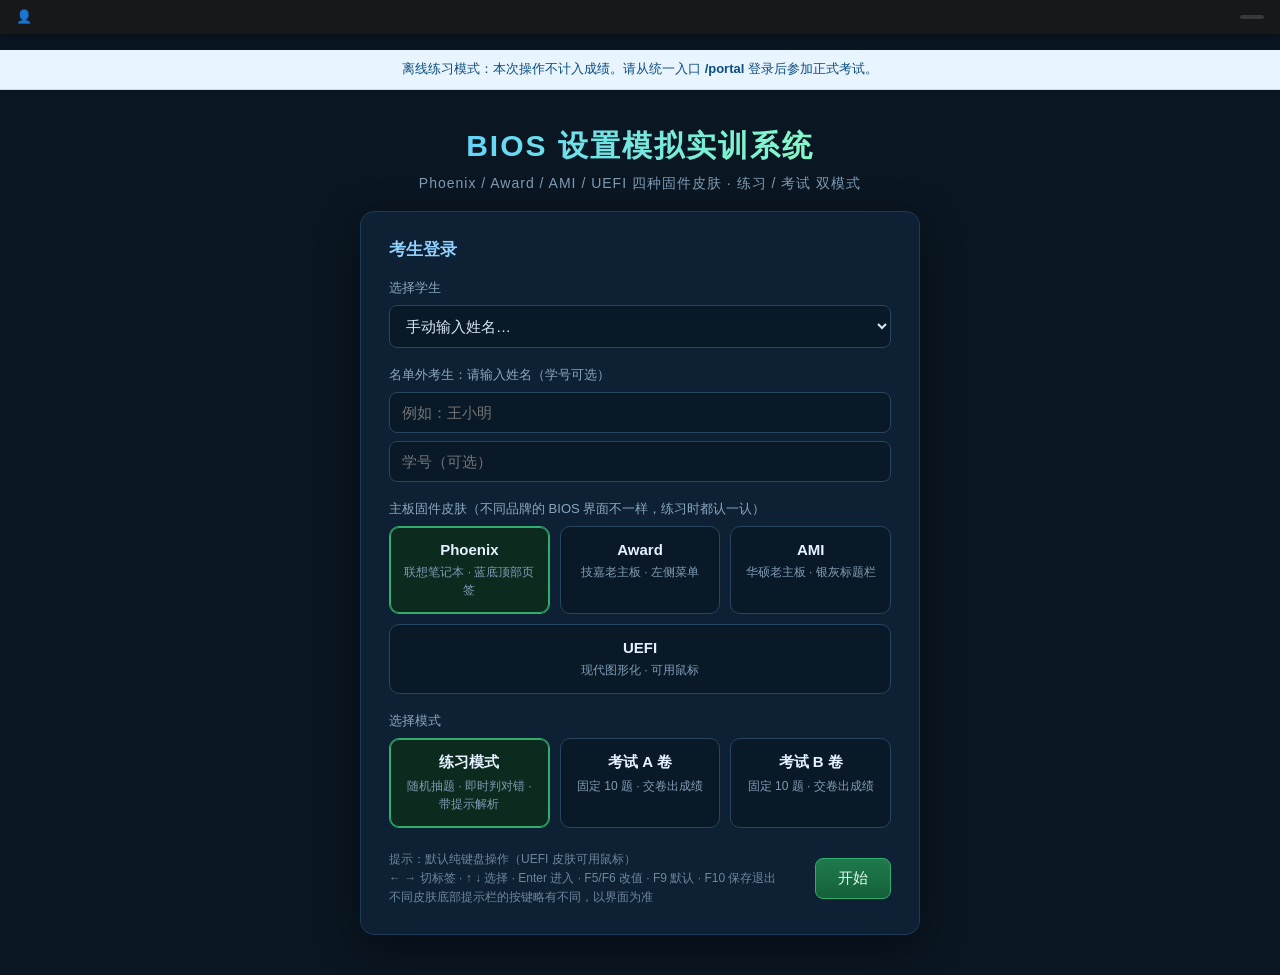
<file: static/sim/bios.html>
<!DOCTYPE html>
<html lang="zh-CN">
<head>
<meta charset="UTF-8">
<meta name="viewport" content="width=device-width, initial-scale=1.0">
<title>BIOS 设置模拟实训系统</title>
<link rel="stylesheet" href="/static/sim/sim.css">
<!-- 考试公共层必须在主脚本之前加载：主脚本会用到 SimExam -->
<script src="/static/sim/sim_common.js"></script>
<style>
/* ============================================================
   全局 / 主题
   ============================================================ */
*{box-sizing:border-box;}
html,body{margin:0;padding:0;height:100%;}
body{
  font-family:"Microsoft YaHei","PingFang SC","Segoe UI",sans-serif;
  background:#0a1622;color:#d8e6f2;
  min-height:100vh;
}
.hidden{display:none !important;}
button{font-family:inherit;cursor:pointer;}
.btn{
  border:1px solid #2a6ea6;background:linear-gradient(#123b5c,#0d2942);
  color:#bfe3ff;border-radius:8px;padding:10px 22px;font-size:15px;
  transition:.15s;
}
.btn:hover{background:linear-gradient(#17527f,#104267);border-color:#4aa3e0;color:#fff;}
.btn.primary{background:linear-gradient(#1f7a4d,#14603a);border-color:#2fae6e;color:#e6fff2;}
.btn.primary:hover{background:linear-gradient(#26995e,#187a4a);}
.btn.ghost{background:transparent;border-color:#3a5570;color:#9fbdd6;}
.btn.ghost:hover{border-color:#5b8cb5;color:#fff;}

/* ============================================================
   通用屏幕容器
   ============================================================ */
.screen{min-height:100vh;padding:28px 16px 40px;display:flex;flex-direction:column;align-items:center;}
/* 顶部有考试状态条时，避免 100vh + 留白撑出滚动条 */
body.has-simbar .screen{min-height:calc(100vh - var(--simbar-h, 34px));}

/* ---------- 登录页 ---------- */
#screen-login .brand{text-align:center;margin:24px 0 18px;}
#screen-login .brand h1{font-size:30px;margin:0 0 8px;letter-spacing:2px;
  background:linear-gradient(90deg,#5fd0ff,#8affc1);-webkit-background-clip:text;background-clip:text;color:transparent;}
#screen-login .brand p{margin:0;color:#7f9cb5;font-size:14px;letter-spacing:1px;}
.card{
  width:100%;max-width:560px;background:#0e2033;border:1px solid #1d3b57;
  border-radius:14px;padding:26px 28px;box-shadow:0 12px 40px rgba(0,0,0,.4);
}
.card h2{margin:0 0 18px;font-size:17px;color:#8fd0ff;font-weight:600;}
.field{margin-bottom:18px;}
.field label{display:block;font-size:13px;color:#8aa7c0;margin-bottom:8px;}
.field select,.field input[type=text]{
  width:100%;padding:11px 12px;border-radius:8px;border:1px solid #26455f;
  background:#0a1928;color:#d8e6f2;font-size:15px;font-family:inherit;
}
.field select:focus,.field input:focus{outline:none;border-color:#3d84bd;}
.modes{display:flex;gap:10px;flex-wrap:wrap;}
.mode-opt{
  flex:1;min-width:140px;border:1px solid #26455f;border-radius:10px;padding:14px 12px;
  background:#0a1928;cursor:pointer;transition:.15s;text-align:center;
}
.mode-opt:hover{border-color:#3d84bd;}
.mode-opt.active{border-color:#2fae6e;background:#0d2a1f;box-shadow:0 0 0 1px #2fae6e inset;}
.mode-opt .m-title{font-size:15px;color:#e6f2ff;margin-bottom:5px;font-weight:600;}
.mode-opt .m-sub{font-size:12px;color:#7f9cb5;line-height:1.5;}
.login-foot{margin-top:22px;display:flex;justify-content:space-between;align-items:center;gap:12px;}
.login-tip{font-size:12px;color:#6d879e;line-height:1.6;}

/* ============================================================
   BIOS 模拟器屏幕
   支持 Phoenix / Award / AMI / UEFI 四种固件皮肤：
   配色与字体全部走 CSS 变量，切换皮肤只改 #biosRoot 上的一套变量。
   ============================================================ */
#screen-bios{padding:14px 14px 28px;}

/* ---------- 皮肤变量（默认 = Phoenix 经典蓝底） ---------- */
.bios{
  --b-bg:#0000a8;        --b-fg:#ffffff;
  --b-top-bg:#00aaaa;    --b-top-fg:#000000;
  --b-sel-bg:#00aaaa;    --b-sel-fg:#000000;
  --b-val:#ffff55;       --b-val-ro:#c0c0c0;
  --b-key:#00ffff;       --b-title:#00ffff;
  --b-help-bg:#000090;   --b-help-fg:#c0c0c0;
  --b-help-body:#ffffff; --b-help-extra:#9a9aff;
  --b-border:#808080;
  --b-keys-bg:#000000;   --b-keys-fg:#ffffff;
  --b-status-bg:#000000; --b-status-fg:#ffff55;
  --b-modal-bg:#0000a8;  --b-modal-title:#ffff55;
  --b-menu-bg:#000080;   --b-hover:rgba(255,255,255,.07);
  --b-font:Consolas,"Courier New",monospace; --b-fs:15px;
}
/* Award Modular BIOS：同为蓝底，但标题栏青色、左侧菜单、底部帮助 */
.bios.skin-award{
  --b-bg:#0000aa; --b-top-bg:#00a8a8; --b-sel-bg:#00a8a8;
  --b-val:#ffff00; --b-title:#00ffff; --b-key:#ffff00;
  --b-help-bg:#000088; --b-menu-bg:#000077; --b-border:#8a8a8a;
}
/* AMI（华硕老 AMI）：深蓝底 + 银灰标题栏 + 蓝底高亮行 */
.bios.skin-ami{
  --b-bg:#0a2a6b; --b-fg:#e8eef5; --b-top-bg:#c8ced6; --b-top-fg:#0a2a6b;
  --b-sel-bg:#1e5ba8; --b-sel-fg:#ffffff;
  --b-val:#ffe97f; --b-val-ro:#aab6c4; --b-title:#ffcc33; --b-key:#7fe0ff;
  --b-help-bg:#08203f; --b-help-fg:#b9c6d6; --b-help-body:#e8eef5; --b-help-extra:#7fe0ff;
  --b-border:#9aa6b8; --b-menu-bg:#08203f;
  --b-keys-bg:#06182f; --b-keys-fg:#dbe6f2;
  --b-status-bg:#06182f; --b-status-fg:#ffe97f;
  --b-modal-bg:#0a2a6b; --b-modal-title:#ffcc33;
}
/* UEFI（AMI Aptio 图形化）：深色界面、圆角按钮、支持鼠标点选 */
.bios.skin-uefi{
  --b-bg:#101418; --b-fg:#e6edf3;
  --b-top-bg:#143a5e; --b-top-fg:#eaf4ff;
  --b-sel-bg:#1f6feb; --b-sel-fg:#ffffff;
  --b-val:#7ee787; --b-val-ro:#8b949e;
  --b-key:#58a6ff; --b-title:#79c0ff;
  --b-help-bg:#0d1117; --b-help-fg:#8b949e; --b-help-body:#e6edf3; --b-help-extra:#79c0ff;
  --b-border:#30363d;
  --b-keys-bg:#0d1117; --b-keys-fg:#c9d1d9;
  --b-status-bg:#0d1117; --b-status-fg:#f0b429;
  --b-modal-bg:#161b22; --b-modal-title:#58a6ff;
  --b-menu-bg:#0d1117; --b-hover:#1c2530;
  --b-font:"Segoe UI","Microsoft YaHei",sans-serif; --b-fs:14.5px;
}

/* 顶部题目 HUD */
.hud{
  width:100%;max-width:1120px;display:flex;gap:16px;align-items:stretch;
  margin-bottom:10px;background:#0e2033;border:1px solid #1d3b57;border-radius:10px;
  padding:10px 16px;
}
.hud .hud-idx{display:flex;flex-direction:column;justify-content:center;min-width:130px;}
.hud .hud-idx .q-no{font-size:15px;color:#8fd0ff;font-weight:600;}
.hud .hud-idx .q-no b{color:#fff;font-size:20px;}
.hud .hud-idx .mode-tag{font-size:12px;color:#7f9cb5;margin-top:4px;}
.hud .hud-stem{flex:1;display:flex;flex-direction:column;justify-content:center;border-left:1px solid #1d3b57;border-right:1px solid #1d3b57;padding:0 16px;}
.hud .hud-stem .stem-label{font-size:12px;color:#6d879e;margin-bottom:4px;}
.hud .hud-stem .stem-text{font-size:16px;color:#fff;line-height:1.5;}
.hud .hud-info{min-width:150px;display:flex;flex-direction:column;justify-content:center;gap:6px;font-size:13px;color:#9fbdd6;}
.hud .hud-info span b{color:#8affc1;}
.hud .hud-actions{display:flex;flex-direction:column;justify-content:center;gap:6px;}
.hud .hud-actions button{font-size:12px;padding:6px 12px;}

/* BIOS 外框 */
.bios-shell{width:100%;max-width:1120px;display:flex;flex-direction:column;}
.bios{
  background:var(--b-bg);border:2px solid var(--b-border);
  font-family:var(--b-font);font-size:var(--b-fs);line-height:1.5;
  color:var(--b-fg);position:relative;user-select:none;
}
.bios-topbar{display:flex;align-items:center;background:var(--b-top-bg);color:var(--b-top-fg);padding:2px 12px;font-weight:bold;}
.bios-topbar span{flex:1;white-space:nowrap;overflow:hidden;}
.bios-topbar #biosSetupTitle{flex:2;text-align:center;}
.bios-topbar #biosMeta{text-align:right;font-weight:normal;opacity:.92;}
/* 老式固件（Phoenix/Award/AMI）是 CRT 显示器，加一层很淡的扫描线更像真机；UEFI 不加 */
.bios.skin-classic::after,.bios.skin-dual::after{
  content:"";position:absolute;inset:0;pointer-events:none;
  background:repeating-linear-gradient(to bottom,rgba(255,255,255,.045) 0 1px,rgba(0,0,0,0) 1px 3px);
}

/* 布局骨架：body 里是【页签 + pane】，pane 里是【列表 + 帮助区】
   三种皮肤只改 flex-direction，不动 DOM 结构。 */
.bios-body{display:flex;min-height:430px;}
.bios-pane{display:flex;flex:1;min-width:0;}
.bios-main{display:flex;flex:1;min-width:0;}
.bios-list{flex:1;padding:12px 10px;overflow-x:auto;}
.bios-tabs{display:flex;background:var(--b-bg);}
.bios-tab{color:var(--b-fg);white-space:nowrap;}
.bios-help{
  padding:10px 12px;color:var(--b-help-fg);font-size:13.5px;background:var(--b-help-bg);
}
.bios-help .h-title{color:var(--b-title);font-weight:bold;margin-bottom:8px;}
.bios-help .h-body{color:var(--b-help-body);line-height:1.6;}
.bios-help .h-extra{margin-top:14px;color:var(--b-help-extra);line-height:1.6;}

/* ---------- 布局一：classic（Phoenix）页签在顶、帮助在右 ---------- */
.bios.skin-classic .bios-body{flex-direction:column;}
.bios.skin-classic .bios-pane{flex-direction:row;}
.bios.skin-classic .bios-tabs{border-bottom:1px solid var(--b-border);}
.bios.skin-classic .bios-tab{padding:1px 16px;}
.bios.skin-classic .bios-tab.active{background:#000;color:var(--b-val);}
.bios.skin-classic .bios-help{width:340px;border-left:1px solid var(--b-border);}

/* ---------- 布局二：dual（Award / AMI）页签在左、帮助在底 ---------- */
.bios.skin-dual .bios-body{flex-direction:row;}
.bios.skin-dual .bios-tabs{
  flex-direction:column;flex:0 0 208px;width:208px;
  border-right:1px solid var(--b-border);background:var(--b-menu-bg);padding:10px 0;
}
.bios.skin-dual .bios-tab{padding:3px 16px;cursor:pointer;}
.bios.skin-dual .bios-tab.active{background:var(--b-sel-bg);color:var(--b-sel-fg);font-weight:bold;}
.bios.skin-dual .bios-tab:hover{background:var(--b-hover);}
.bios.skin-dual .bios-pane{flex-direction:column;}
.bios.skin-dual .bios-help{width:auto;border-top:1px solid var(--b-border);min-height:92px;}

/* ---------- 布局三：uefi（图形化）圆角按钮 + 鼠标点选 ---------- */
.bios.skin-uefi .bios-body{flex-direction:column;}
.bios.skin-uefi .bios-pane{flex-direction:row;}
.bios.skin-uefi .bios-tabs{gap:6px;padding:8px 12px;border-bottom:1px solid var(--b-border);}
.bios.skin-uefi .bios-tab{
  padding:6px 18px;border:1px solid var(--b-border);border-radius:6px;cursor:pointer;
}
.bios.skin-uefi .bios-tab.active{background:var(--b-sel-bg);color:var(--b-sel-fg);border-color:var(--b-key);font-weight:600;}
.bios.skin-uefi .bios-tab:hover{background:var(--b-hover);}
.bios.skin-uefi .bios-help{width:330px;border-left:1px solid var(--b-border);}
.bios.skin-uefi .row{padding:3px 10px;border-radius:4px;cursor:pointer;}
.bios.skin-uefi .row:hover{background:var(--b-hover);}
.bios.skin-uefi .bios-modal{border-radius:10px;}
.bios.skin-uefi .section{letter-spacing:.5px;}

.row{display:flex;align-items:center;padding:1px 6px;white-space:nowrap;}
.row .lbl{display:inline-block;width:288px;color:var(--b-fg);}
.row .valwrap{color:var(--b-val);}
.row .valwrap.ro-v{color:var(--b-val-ro);}
.row.sel{background:var(--b-sel-bg);color:var(--b-sel-fg);}
.row.sel .lbl,.row.sel .valwrap{color:var(--b-sel-fg);}
.row.ro .valwrap{color:var(--b-val-ro);}
.row.sel.ro .valwrap{color:var(--b-sel-fg);}
.row .field{display:inline-block;}
.row .field.active{background:var(--b-val);color:#000;}
.row .sep{color:var(--b-val-ro);}
.section{color:var(--b-title);font-weight:bold;margin:10px 0 4px;padding:0 6px;white-space:nowrap;}
.section:first-child{margin-top:0;}

.bios-keys{background:var(--b-keys-bg);color:var(--b-keys-fg);padding:2px 10px;font-size:13px;border-top:1px solid var(--b-border);display:flex;flex-wrap:wrap;gap:2px 26px;}
.bios-keys span b{color:var(--b-key);}

/* 底部状态提示 */
.bios-status{background:var(--b-status-bg);color:var(--b-status-fg);padding:1px 10px;font-size:13px;min-height:20px;border-top:1px solid var(--b-border);}

/* BIOS 内弹窗 */
.bios-modal{position:absolute;left:50%;top:50%;transform:translate(-50%,-50%);
  background:var(--b-modal-bg);border:2px solid var(--b-border);padding:18px 22px;min-width:380px;box-shadow:0 0 0 999px rgba(0,0,0,.55);}
.bios-modal .m-title{color:var(--b-modal-title);font-weight:bold;margin-bottom:10px;}
.bios-modal .m-text{color:var(--b-fg);line-height:1.6;margin-bottom:12px;white-space:pre-line;}
.bios-modal .m-hint{color:var(--b-key);font-size:13px;}
.bios-modal input{width:100%;background:#000;border:1px solid var(--b-border);color:var(--b-val);
  font-family:var(--b-font);font-size:16px;padding:6px 8px;margin-bottom:12px;}

/* 选择题面板 */
.quiz-panel{width:100%;max-width:1120px;margin-bottom:10px;background:#0e2033;border:1px solid #2b6ea6;border-radius:10px;padding:14px 18px;}
.quiz-panel .qp-title{color:#8fd0ff;font-size:13px;margin-bottom:10px;}
.quiz-panel .qp-opt{display:flex;align-items:center;gap:12px;padding:8px 12px;border-radius:8px;margin-bottom:6px;border:1px solid transparent;font-size:15px;color:#cfe3f5;}
.quiz-panel .qp-opt .key{display:inline-block;width:22px;height:22px;line-height:22px;text-align:center;border-radius:5px;background:#173a56;color:#8fd0ff;font-size:13px;}
.quiz-panel .qp-opt.active{border-color:#2fae6e;background:#0d2a1f;color:#fff;}
.quiz-panel .qp-opt.active .key{background:#2fae6e;color:#04210f;}

/* ============================================================
   反馈页 / 成绩页
   ============================================================ */
.center-wrap{width:100%;max-width:860px;margin:0 auto;}
.verdict{display:flex;align-items:center;gap:16px;padding:20px 24px;border-radius:12px;margin-bottom:18px;}
.verdict.ok{background:#0d2a1f;border:1px solid #2fae6e;}
.verdict.bad{background:#2a1414;border:1px solid #d15b5b;}
.verdict .v-icon{font-size:34px;font-weight:bold;width:52px;text-align:center;}
.verdict.ok .v-icon{color:#5bff9d;}
.verdict.bad .v-icon{color:#ff8080;}
.verdict .v-title{font-size:19px;font-weight:600;margin-bottom:4px;}
.verdict.ok .v-title{color:#8affc1;}
.verdict.bad .v-title{color:#ffb0b0;}
.verdict .v-sub{font-size:14px;color:#9fbdd6;}
.detail-box{background:#0e2033;border:1px solid #1d3b57;border-radius:12px;padding:18px 22px;margin-bottom:18px;}
.detail-box h3{margin:0 0 12px;font-size:14px;color:#8fd0ff;font-weight:600;}
.detail-box .line{color:#cfe3f5;font-size:15px;line-height:1.9;}
.detail-box .line .k{color:#7f9cb5;display:inline-block;width:96px;}
.detail-box .line .v-y{color:#8affc1;}
.detail-box .line .v-n{color:#ffb0b0;}
.row-actions{display:flex;gap:12px;justify-content:center;flex-wrap:wrap;}

/* 成绩页总分卡 */
.score-hero{text-align:center;padding:26px;border-radius:14px;background:linear-gradient(160deg,#0e2033,#0a1928);border:1px solid #1d3b57;margin-bottom:18px;}
.score-hero .big{font-size:64px;font-weight:700;line-height:1;margin-bottom:6px;color:#8affc1;}
.score-hero .big.fail{color:#ffb0b0;}
.score-hero .grade{font-size:18px;color:#fff;margin-bottom:10px;}
.score-hero .meta{font-size:14px;color:#8aa7c0;line-height:1.8;}
table.res{width:100%;border-collapse:collapse;font-size:14px;}
table.res th,table.res td{padding:8px 10px;border-bottom:1px solid #1d3b57;text-align:left;color:#cfe3f5;}
table.res th{color:#8fd0ff;font-weight:600;}
table.res td.ok{color:#8affc1;}
table.res td.no{color:#ffb0b0;}
table.res tr.me{background:#0d2a1f;}
.warn{color:#ffd27f;font-size:13px;margin-top:10px;line-height:1.6;}
</style>
</head>
<body>

<!-- ================= 登录 / 选卷页 ================= -->
<div id="screen-login" class="screen">
  <div class="brand">
    <h1>BIOS 设置模拟实训系统</h1>
    <p>Phoenix / Award / AMI / UEFI 四种固件皮肤 · 练习 / 考试 双模式</p>
  </div>
  <div class="card">
    <h2>考生登录</h2>
    <div class="field">
      <label>选择学生</label>
      <select id="loginStudent"></select>
    </div>
    <div class="field hidden" id="manualWrap">
      <label>名单外考生：请输入姓名（学号可选）</label>
      <input type="text" id="manualName" placeholder="例如：王小明" autocomplete="off">
      <input type="text" id="manualId" placeholder="学号（可选）" autocomplete="off" style="margin-top:8px;">
    </div>
    <div class="field" id="skinField">
      <label>主板固件皮肤（不同品牌的 BIOS 界面不一样，练习时都认一认）</label>
      <div class="modes" id="skinBox">
        <div class="mode-opt active" data-skin="phoenix">
          <div class="m-title">Phoenix</div>
          <div class="m-sub">联想笔记本 · 蓝底顶部页签</div>
        </div>
        <div class="mode-opt" data-skin="award">
          <div class="m-title">Award</div>
          <div class="m-sub">技嘉老主板 · 左侧菜单</div>
        </div>
        <div class="mode-opt" data-skin="ami">
          <div class="m-title">AMI</div>
          <div class="m-sub">华硕老主板 · 银灰标题栏</div>
        </div>
        <div class="mode-opt" data-skin="uefi">
          <div class="m-title">UEFI</div>
          <div class="m-sub">现代图形化 · 可用鼠标</div>
        </div>
      </div>
    </div>
    <div class="field">
      <label>选择模式</label>
      <div class="modes" id="modeBox">
        <div class="mode-opt active" data-mode="practice">
          <div class="m-title">练习模式</div>
          <div class="m-sub">随机抽题 · 即时判对错 · 带提示解析</div>
        </div>
        <div class="mode-opt" data-mode="examA">
          <div class="m-title">考试 A 卷</div>
          <div class="m-sub">固定 10 题 · 交卷出成绩</div>
        </div>
        <div class="mode-opt" data-mode="examB">
          <div class="m-title">考试 B 卷</div>
          <div class="m-sub">固定 10 题 · 交卷出成绩</div>
        </div>
      </div>
    </div>
    <div class="login-foot">
      <div class="login-tip">提示：默认纯键盘操作（UEFI 皮肤可用鼠标）<br>← → 切标签 · ↑ ↓ 选择 · Enter 进入 · F5/F6 改值 · F9 默认 · F10 保存退出<br>不同皮肤底部提示栏的按键略有不同，以界面为准</div>
      <button class="btn primary" id="startBtn">开始</button>
    </div>
  </div>
</div>

<!-- ================= BIOS 模拟主界面 ================= -->
<div id="screen-bios" class="screen hidden">
  <div class="hud">
    <div class="hud-idx">
      <div class="q-no">第 <b id="hudQNo">1</b> / <span id="hudQTotal">10</span> 题</div>
      <div class="mode-tag" id="hudMode">练习模式</div>
    </div>
    <div class="hud-stem">
      <div class="stem-label">本题要求（请在下方 BIOS 中完成）</div>
      <div class="stem-text" id="hudStem">—</div>
    </div>
    <div class="hud-info">
      <span>用时：<b id="hudTime">00:00</b></span>
      <span id="hudScoreWrap">得分：<b id="hudScore">0</b></span>
    </div>
    <div class="hud-actions">
      <button class="btn ghost" id="hudQuit">返回首页</button>
    </div>
  </div>

  <div class="quiz-panel hidden" id="quizPanel">
    <div class="qp-title">本题为知识题：使用 ↑ ↓ 选择，按 Enter 确认作答</div>
    <div id="quizOpts"></div>
  </div>

  <div class="bios-shell">
    <div class="bios skin-classic" id="biosRoot">
      <div class="bios-topbar">
        <span id="biosVendor">Lenovo G480</span>
        <span id="biosSetupTitle">BIOS Setup Utility</span>
        <span id="biosMeta"></span>
      </div>
      <div class="bios-body">
        <div class="bios-tabs" id="biosTabs"></div>
        <div class="bios-pane">
          <div class="bios-main">
            <div class="bios-list" id="biosList"></div>
          </div>
          <div class="bios-help" id="biosHelp"></div>
        </div>
      </div>
      <div class="bios-status" id="biosStatus">&nbsp;</div>
      <div class="bios-keys" id="biosKeys">
        <span><b>←→</b> Select Screen</span>
        <span><b>↑↓</b> Select Item</span>
        <span><b>Enter</b> Select ▶</span>
        <span><b>F5/F6</b> Change Values</span>
        <span><b>F9</b> Setup Defaults</span>
        <span><b>F10</b> Save and Exit</span>
        <span><b>Esc</b> Exit</span>
      </div>
    </div>
  </div>
</div>

<!-- ================= 练习反馈页 ================= -->
<div id="screen-feedback" class="screen hidden">
  <div class="center-wrap" style="margin-top:40px;">
    <div class="verdict" id="fbVerdict">
      <div class="v-icon" id="fbIcon">✓</div>
      <div>
        <div class="v-title" id="fbTitle">正确</div>
        <div class="v-sub" id="fbSub"></div>
      </div>
    </div>
    <div class="detail-box">
      <h3>本题解析</h3>
      <div class="line"><span class="k">题目</span><span id="fbStem"></span></div>
      <div class="line"><span class="k">正确答案</span><span id="fbAnswer"></span></div>
      <div class="line"><span class="k">操作提示</span><span id="fbHint"></span></div>
    </div>
    <div class="row-actions">
      <button class="btn primary" id="fbNext">下一题 (Enter)</button>
      <button class="btn ghost" id="fbQuit">结束练习</button>
    </div>
  </div>
</div>

<!-- ================= 成绩页 ================= -->
<div id="screen-result" class="screen hidden">
  <div class="center-wrap" style="margin-top:24px;">
    <div class="score-hero">
      <div class="big" id="rsScore">0</div>
      <div class="grade" id="rsGrade">—</div>
      <div class="meta" id="rsMeta"></div>
    </div>
    <div class="detail-box">
      <h3>逐题明细</h3>
      <table class="res" id="rsTable"></table>
    </div>
    <div class="row-actions">
      <button class="btn primary" id="rsDownloadCsv">下载成绩单 (CSV)</button>
      <button class="btn" id="rsDownloadTxt">下载成绩单 (TXT)</button>
      <button class="btn ghost" id="rsHome">返回首页</button>
    </div>
    <div class="warn" id="rsWarn"></div>
  </div>
</div>

<script>
/* ============================================================
   ① 配置数据区
   ============================================================ */
const CONFIG = { ptsPerQuestion: 10, practiceCount: 10, passLine: 60 };

/* ==== 学生名单 ====
   统一考试系统下，考生身份由服务端（/portal 登录后）注入到 window.SIM_BOOT.student，
   不再使用本地硬编码名单——否则学生可 F12 冒名顶替，且无法与成绩库对齐。
   离线双击打开本文件时 STUDENTS 为空，自动降级为「练习模式（不计分）」。
   若教师需离线课堂演练，可临时填入 { id: "学号", name: "姓名" }，正式考试前务必清空。 */
const STUDENTS = [];   // 由服务端注入身份，禁止硬编码真实名单

/* 启动设备（可自定义型号字符串，判定只看前缀） */
const DEV = {
  hdd: "ATA HDD0: WDC WD5000LPCX-24C6HT0",
  cd:  "ATAPI CD0: HL-DT-ST DVDRAM GT80N",
  usb: "USB HDD: SanDisk Cruzer Blade",
  net: "Network Boot: Realtek PXE B02 D00"
};

/* ============================================================
   ②-a 固件皮肤（Phoenix / Award / AMI / UEFI）
   真实机房里这四种界面都会碰到：联想笔记本多是 Phoenix，老台式机是
   Award 或 AMI，近几年的机器都是 UEFI 图形化。皮肤只改外观、按键提示
   与开机自检文字，设置项与判分规则完全一致，保证考试公平。
   考试模式统一锁定 phoenix，只有练习模式可以换皮肤。
   ============================================================ */
const SKINS = {
  phoenix: {
    name: "Phoenix", layout: "classic",
    vendor: "Lenovo G480", setup: "BIOS Setup Utility",
    setupKey: "F2", bootMenuKey: "F12",
    post: [
      "Phoenix SecureCore(tm) BIOS Version 2.05",
      "Copyright (C) 1985-2012 Phoenix Technologies Ltd. All Rights Reserved",
      "CPU : Intel(R) Core(TM) i3-3110M CPU @ 2.40GHz",
      "Speed : 2.40 GHz      Count : 2"
    ],
    keys: [["← →", "Select Screen"], ["↑ ↓", "Select Item"], ["Enter", "Select ▶"],
           ["F5/F6", "Change Values"], ["F9", "Setup Defaults"],
           ["F10", "Save and Exit"], ["Esc", "Exit"]],
    info: { version: "2.05", product: "Lenovo G480", vendor: "LENOVO",
            cpu: "Intel(R) Core(TM) i3-3110M 2.40GHz", mem: "4096 MB" }
  },
  award: {
    name: "Award", layout: "dual",
    vendor: "GIGABYTE GA-8IPE1000", setup: "CMOS Setup Utility - Copyright (C) 1984-2000 Award Software",
    setupKey: "DEL", bootMenuKey: "F12",
    post: [
      "Award Modular BIOS v6.00PG",
      "Copyright (C) 1984-2000, Award Software, Inc.",
      "GIGABYTE GA-8IPE1000 Motherboard",
      "Intel Pentium 4 2.80GHz  CPU : 2800 MHz"
    ],
    keys: [["↑ ↓", "Select Item"], ["Enter", "Select ▶"], ["PageUp/PageDn", "Modify"],
           ["F5", "Old Values"], ["F6", "Load BIOS Defaults"],
           ["F10", "Save & Exit Setup"], ["Esc", "Quit Without Saving"]],
    info: { version: "6.00PG", product: "GA-8IPE1000", vendor: "GIGABYTE",
            cpu: "Intel(R) Pentium(R) 4 CPU 2.80GHz", mem: "1024 MB" }
  },
  ami: {
    name: "AMI", layout: "dual",
    vendor: "ASUS P5B", setup: "AMI BIOS Setup Utility - Copyright (C) 1985-2006 American Megatrends Inc.",
    setupKey: "DEL", bootMenuKey: "F8",
    post: [
      "American Megatrends AMIBIOS(C)2006 American Megatrends, Inc.",
      "ASUS P5B ACPI BIOS Revision 0502",
      "CPU : Intel(R) Core(TM)2 Duo E6300 @ 1.86GHz",
      "Speed : 1.86 GHz      Count : 2"
    ],
    keys: [["← →", "Select Screen"], ["↑ ↓", "Select Item"], ["+ / -", "Change Values"],
           ["F1", "General Help"], ["F9", "Load Optimal Defaults"],
           ["F10", "Save & Exit"], ["ESC", "Exit"]],
    info: { version: "0502", product: "P5B", vendor: "ASUSTeK Computer INC.",
            cpu: "Intel(R) Core(TM)2 Duo CPU E6300 @ 1.86GHz", mem: "2048 MB" }
  },
  uefi: {
    name: "UEFI", layout: "uefi",
    vendor: "ASUS TUF B660M-PLUS", setup: "Aptio Setup Utility - Copyright (C) 2023 American Megatrends, Inc.",
    setupKey: "DEL", bootMenuKey: "F8",
    post: [
      "American Megatrends International, LLC. Aptio Setup Utility",
      "Version 2.22.1281. Copyright (C) 2023 AMI",
      "ASUS TUF GAMING B660M-PLUS WIFI D4",
      "CPU : 12th Gen Intel(R) Core(TM) i5-12400F"
    ],
    keys: [["← →", "Select Screen"], ["↑ ↓", "Select Item"], ["Enter", "Select"],
           ["+ / -", "Change Opt."], ["F7", "Advanced Mode"],
           ["F10", "Save & Exit"], ["Esc", "Discard & Exit"]],
    info: { version: "2.22.1281", product: "TUF GAMING B660M-PLUS WIFI D4", vendor: "ASUSTeK COMPUTER INC.",
            cpu: "12th Gen Intel(R) Core(TM) i5-12400F", mem: "16384 MB" }
  }
};

let curSkin = "phoenix";
function skin(){ return SKINS[curSkin] || SKINS.phoenix; }

/* ============================================================
   ② BIOS 状态模型
   ============================================================ */
const DEFAULT_STATE = {
  sysTime: "12:00:00",
  sysDate: "01/01/2026",
  usbBiosSupport: "Enabled",
  pxeBoot: "Disabled",
  sataMode: "AHCI",
  virtualization: "Enabled",
  wakeOnLan: "Disabled",
  /* --- 以下 4 项为统一考试系统新增：UEFI 时代装机必考项 --- */
  secureBoot: "Enabled",     // 安全启动：不关会认不到多数 PE 启动盘
  fastBoot: "Enabled",       // 快速启动：开着会跳过 USB 设备检测
  csm: "Disabled",           // 兼容性支持模块（CSM）：装老系统/legacy PE 需要开
  tpm: "Enabled",            // 可信平台模块
  supervisorPassword: null,
  userPassword: null,
  passwordOnBoot: "Disabled",
  bootMode: "UEFI",
  bootOrder: [DEV.hdd, DEV.cd, DEV.usb, DEV.net],
  usbBoot: "Enabled",
  networkBoot: "Enabled",
  fddBoot: "Disabled",
  loadedDefaults: false
};

function clone(o){ return JSON.parse(JSON.stringify(o)); }

/* 恢复出厂默认：修改可改字段，并置 loadedDefaults=true
   注意：用 muteOn/muteOff 包住，否则一次 F9 会刷出十几条 set 事件 */
function applySetupDefaults(s){
  if (window.SimExam) SimExam.muteOn();
  s.sysTime = "12:00:00";
  s.sysDate = "01/01/2026";
  s.usbBiosSupport = "Enabled";
  s.pxeBoot = "Disabled";
  s.sataMode = "AHCI";
  s.virtualization = "Enabled";
  s.wakeOnLan = "Disabled";
  s.secureBoot = "Enabled";
  s.fastBoot = "Enabled";
  s.csm = "Disabled";
  s.tpm = "Enabled";
  s.supervisorPassword = null;
  s.userPassword = null;
  s.passwordOnBoot = "Disabled";
  s.bootMode = "UEFI";
  s.bootOrder = [DEV.hdd, DEV.cd, DEV.usb, DEV.net];
  s.usbBoot = "Enabled";
  s.networkBoot = "Enabled";
  s.fddBoot = "Disabled";
  s.loadedDefaults = true;
  if (window.SimExam) SimExam.muteOff('action', 'defaults', {});
}

/* ============================================================
   ③ 标签页定义（界面渲染 + 选项）
   ============================================================ */
const TABS = [
  {
    name: "Main",
    items: [
      { type:"section", title:"System Information" },
      { key:"sysTime", label:"System Time", type:"time",
        help:"设置系统时间。格式 HH:MM:SS。选中后按 Enter 进入编辑，用 ↑↓ / + - 调整，← → 切换时/分/秒。" },
      { key:"sysDate", label:"System Date", type:"date",
        help:"设置系统日期。格式 MM/DD/YYYY。选中后按 Enter 进入编辑，用 ↑↓ / + - 调整，← → 切换月/日/年。" },
      { type:"info", label:"BIOS Version", dyn:"version", value:"2.05", help:"主板固件版本，只读。不同品牌命名不同（Phoenix 是版本号，AMI 是 Revision）。" },
      { type:"info", label:"Product Name", dyn:"product", value:"Lenovo G480", help:"主板 / 整机型号，只读。" },
      { type:"info", label:"Manufacturer", dyn:"vendor", value:"LENOVO", help:"制造商，只读。" },
      { type:"info", label:"CPU Type", dyn:"cpu", value:"Intel(R) Core(TM) i3-3110M 2.40GHz", help:"处理器型号，只读。" },
      { type:"info", label:"Total Memory", dyn:"mem", value:"4096 MB", help:"内存容量，只读。" }
    ]
  },
  {
    name: "Advanced",
    items: [
      { type:"section", title:"USB / Storage Configuration" },
      { key:"usbBiosSupport", label:"USB BIOS Support", type:"enum", options:["Enabled","Disabled"],
        help:"是否在 BIOS 阶段支持 USB 设备。若需从 U 盘启动，应设为 Enabled。" },
      { key:"pxeBoot", label:"PXE Boot ROM", type:"enum", options:["Enabled","Disabled"],
        help:"是否启用网卡 PXE 引导固件。" },
      { key:"sataMode", label:"SATA Mode", type:"enum", options:["AHCI","IDE"],
        help:"硬盘控制器模式。AHCI 为现代模式，IDE 为兼容模式。" },
      { key:"virtualization", label:"Intel Virtualization Technology", type:"enum", options:["Enabled","Disabled"],
        help:"Intel 虚拟化技术，用于虚拟机加速。" },
      { key:"wakeOnLan", label:"Wake on LAN", type:"enum", options:["Enabled","Disabled"],
        help:"是否允许网络唤醒开机。" },
      { type:"section", title:"UEFI / Windows 8 相关" },
      { key:"secureBoot", label:"Secure Boot", type:"enum", options:["Enabled","Disabled"],
        help:"安全启动。UEFI 模式下只信任已签名引导程序。用 U 盘装系统或进 PE 前通常需要先关闭它，否则会提示「选定的引导设备未通过安全校验」。" },
      { key:"fastBoot", label:"Fast Boot", type:"enum", options:["Enabled","Disabled"],
        help:"快速启动。跳过部分硬件自检以加快开机，但会导致开机时不检测 U 盘，装机时应关闭。" },
      { key:"csm", label:"CSM (Compatibility Support Module)", type:"enum", options:["Enabled","Disabled"],
        help:"兼容性支持模块。开启后支持传统 Legacy 引导；安装老版本系统或使用老 PE 时需要开启，纯 UEFI 装机则应关闭。" },
      { key:"tpm", label:"TPM 2.0 (PTT)", type:"enum", options:["Enabled","Disabled"],
        help:"可信平台模块。Windows 11 安装要求开启 TPM 2.0；关闭时安装 Win11 会提示「这台电脑无法运行 Windows 11」。" }
    ]
  },
  {
    name: "Security",
    items: [
      { type:"section", title:"Security Settings" },
      { key:"supervisorPassword", label:"Supervisor Password", type:"password",
        help:"管理员密码。按 Enter 输入新密码；若已设置，输入留空再回车即可清除。" },
      { key:"userPassword", label:"User Password", type:"password",
        help:"用户密码。按 Enter 输入新密码；输入留空再回车即可清除。" },
      { key:"passwordOnBoot", label:"Password on Boot", type:"enum", options:["Enabled","Disabled"],
        help:"开机时是否要求输入密码。" },
      { type:"info", label:"HDD Password Status", value:"Not Set", help:"硬盘密码状态，只读。" }
    ]
  },
  {
    name: "Boot",
    items: [
      { type:"section", title:"Boot Configuration" },
      { key:"bootMode", label:"Boot Mode", type:"enum", options:["UEFI","Legacy"],
        help:"启动模式。UEFI 为新式固件启动，Legacy 为传统 BIOS 启动。" },
      { key:"__bootPriority", label:"Boot Device Priority", type:"submenu",
        help:"设置开机时尝试启动设备的先后顺序。按 Enter 进入。" },
      { key:"usbBoot", label:"USB Boot", type:"enum", options:["Enabled","Disabled"],
        help:"是否允许从 USB 设备启动。" },
      { key:"networkBoot", label:"Network Boot", type:"enum", options:["Enabled","Disabled"],
        help:"是否允许从网络（PXE）启动。" },
      { key:"fddBoot", label:"Floppy (FDD) Boot", type:"enum", options:["Enabled","Disabled"],
        help:"是否允许从软驱启动。" }
    ]
  },
  {
    /* Hardware Monitor：真实 BIOS 的硬件监控页，装机后烤机、排查高温死机要看这里 */
    name: "H/W Monitor",
    items: [
      { type:"section", title:"PC Health Status" },
      { type:"info", label:"CPU Temperature", value:"46°C / 115°F",
        help:"CPU 温度。待机正常约 35~55°C；满载超过 90°C 需检查散热器是否装好、硅脂是否涂抹均匀。" },
      { type:"info", label:"System Temperature", value:"38°C / 100°F",
        help:"主板温度（机箱内环境温度），反映整机散热风道是否正常。" },
      { type:"info", label:"CPU Fan Speed", value:"1850 RPM",
        help:"CPU 风扇转速。转速为 0 说明风扇没插好或损坏，会触发开机报警。" },
      { type:"info", label:"Chassis Fan Speed", value:"N/A",
        help:"机箱风扇转速。显示 N/A 表示未接机箱风扇或该接口不支持测速。" },
      { type:"info", label:"Vcore", value:"1.184 V",
        help:"CPU 核心电压。异常偏高可能导致 CPU 发热剧增，偏低则可能蓝屏死机。" },
      { type:"info", label:"+12V", value:"12.096 V",
        help:"电源 12V 输出。偏离 ±5% 以上说明电源老化或功率不足。" },
      { type:"info", label:"+5V", value:"5.040 V", help:"电源 5V 输出，供硬盘、USB 等设备使用。" },
      { type:"info", label:"+3.3V", value:"3.312 V", help:"电源 3.3V 输出，供主板部分芯片与内存使用。" }
    ]
  },
  {
    name: "Exit",
    items: [
      { type:"section", title:"Exit Options" },
      { type:"action", action:"saveExit", label:"Exit Saving Changes", help:"保存所有修改并退出（等同于按 F10），提交本题。" },
      { type:"action", action:"defaults", label:"Load Setup Defaults", help:"载入出厂默认设置（等同于按 F9）。" },
      { type:"action", action:"discardExit", label:"Exit Discarding Changes", help:"不保存修改并退出，本题按未完成处理。" },
      { type:"action", action:"saveOnly", label:"Save Changes", help:"保存修改，但停留在 BIOS 设置界面。" },
      { type:"section", title:"Diagnostics" },
      { type:"action", action:"faultQuiz", label:"Fault Diagnosis Quiz",
        help:"故障判断小测：根据现象判断开机报错的原因。答对后才算完成本题。" }
    ]
  }
];

/* ============================================================
   ④ 题库：练习 / A 卷 / B 卷
   ============================================================ */
const P = CONFIG.ptsPerQuestion;

/* —— 练习题库（随机抽取 CONFIG.practiceCount 题）—— */
const QUESTION_BANK = [
  { id:"P01", type:"task", pts:P, stem:"把系统日期修改为 2026 年 10 月 13 日。",
    hint:"Main 标签 → System Date，按 Enter 进入编辑，用 ↑↓ / + - 或直接输入数字修改月/日/年。",
    answerText:"System Date = 10/13/2026", check:s=>s.sysDate==="10/13/2026" },
  { id:"P02", type:"task", pts:P, stem:"把系统时间修改为 08:30:00。",
    hint:"Main 标签 → System Time，按 Enter 进入编辑后调整时/分/秒。",
    answerText:"System Time = 08:30:00", check:s=>s.sysTime==="08:30:00" },
  { id:"P03", type:"task", pts:P, stem:"把第一启动项设置为 U 盘（USB HDD）。",
    hint:"Boot 标签 → 进入 Boot Device Priority → 选中 USB HDD → 用 + / - 把它移到最上面。",
    answerText:"Boot Device Priority 第一位 = USB HDD", check:s=>s.bootOrder[0].startsWith("USB HDD") },
  { id:"P04", type:"task", pts:P, stem:"把第一启动项设置为光驱（ATAPI CD0）。",
    hint:"Boot 标签 → Boot Device Priority → 用 + / - 把 ATAPI CD0 移到最上面。",
    answerText:"Boot Device Priority 第一位 = ATAPI CD0", check:s=>s.bootOrder[0].startsWith("ATAPI CD0") },
  { id:"P05", type:"task", pts:P, stem:"把第一启动项设置为硬盘（ATA HDD0）。",
    hint:"Boot 标签 → Boot Device Priority → 用 + / - 把 ATA HDD0 移到最上面。",
    answerText:"Boot Device Priority 第一位 = ATA HDD0",
    initial:{ bootOrder:[DEV.cd, DEV.hdd, DEV.usb, DEV.net] },
    check:s=>s.bootOrder[0].startsWith("ATA HDD0") },
  { id:"P06", type:"task", pts:P, stem:"把启动模式（Boot Mode）由 UEFI 改为 Legacy。",
    hint:"Boot 标签 → Boot Mode，用 + / - 或按 Enter 切换为 Legacy。",
    answerText:"Boot Mode = Legacy", check:s=>s.bootMode==="Legacy" },
  { id:"P07", type:"task", pts:P, stem:"把启动模式（Boot Mode）由 Legacy 改为 UEFI。",
    hint:"Boot 标签 → Boot Mode，切换为 UEFI。",
    answerText:"Boot Mode = UEFI", initial:{ bootMode:"Legacy" }, check:s=>s.bootMode==="UEFI" },
  { id:"P08", type:"task", pts:P, stem:"关闭 USB 启动（USB Boot = Disabled）。",
    hint:"Boot 标签 → USB Boot，切换为 Disabled。",
    answerText:"USB Boot = Disabled", check:s=>s.usbBoot==="Disabled" },
  { id:"P09", type:"task", pts:P, stem:"开启 USB 启动（USB Boot = Enabled）。",
    hint:"Boot 标签 → USB Boot，切换为 Enabled。",
    answerText:"USB Boot = Enabled", initial:{ usbBoot:"Disabled" }, check:s=>s.usbBoot==="Enabled" },
  { id:"P10", type:"task", pts:P, stem:"关闭网络启动（Network Boot = Disabled）。",
    hint:"Boot 标签 → Network Boot，切换为 Disabled。",
    answerText:"Network Boot = Disabled", check:s=>s.networkBoot==="Disabled" },
  { id:"P11", type:"task", pts:P, stem:"开启网络启动（Network Boot = Enabled）。",
    hint:"Boot 标签 → Network Boot，切换为 Enabled。",
    answerText:"Network Boot = Enabled", initial:{ networkBoot:"Disabled" }, check:s=>s.networkBoot==="Enabled" },
  { id:"P12", type:"task", pts:P, stem:"开启软驱启动（Floppy/FDD Boot = Enabled）。",
    hint:"Boot 标签 → Floppy (FDD) Boot，切换为 Enabled。",
    answerText:"FDD Boot = Enabled", check:s=>s.fddBoot==="Enabled" },
  { id:"P13", type:"task", pts:P, stem:"关闭软驱启动（Floppy/FDD Boot = Disabled）。",
    hint:"Boot 标签 → Floppy (FDD) Boot，切换为 Disabled。",
    answerText:"FDD Boot = Disabled", initial:{ fddBoot:"Enabled" }, check:s=>s.fddBoot==="Disabled" },
  { id:"P14", type:"task", pts:P, stem:"开启 USB BIOS Support。",
    hint:"Advanced 标签 → USB BIOS Support，切换为 Enabled。",
    answerText:"USB BIOS Support = Enabled", initial:{ usbBiosSupport:"Disabled" }, check:s=>s.usbBiosSupport==="Enabled" },
  { id:"P15", type:"task", pts:P, stem:"关闭 USB BIOS Support。",
    hint:"Advanced 标签 → USB BIOS Support，切换为 Disabled。",
    answerText:"USB BIOS Support = Disabled", check:s=>s.usbBiosSupport==="Disabled" },
  { id:"P16", type:"task", pts:P, stem:"设置管理员密码（Supervisor Password）为 123456。",
    hint:"Security 标签 → Supervisor Password → 按 Enter → 输入 123456 → 回车。",
    answerText:"Supervisor Password = 123456", check:s=>s.supervisorPassword==="123456" },
  { id:"P17", type:"task", pts:P, stem:"清除管理员密码（Supervisor Password）。",
    hint:"Security 标签 → Supervisor Password → 按 Enter → 直接回车（不输入内容）即可清除。",
    answerText:"Supervisor Password = 未设置", initial:{ supervisorPassword:"123456" },
    check:s=>s.supervisorPassword===null },
  { id:"P18", type:"task", pts:P, stem:"设置用户密码（User Password）为 abc123。",
    hint:"Security 标签 → User Password → 按 Enter → 输入 abc123 → 回车。",
    answerText:"User Password = abc123", check:s=>s.userPassword==="abc123" },
  { id:"P19", type:"task", pts:P, stem:"开启开机密码提示（Password on Boot = Enabled）。",
    hint:"Security 标签 → Password on Boot，切换为 Enabled。",
    answerText:"Password on Boot = Enabled", check:s=>s.passwordOnBoot==="Enabled" },
  { id:"P20", type:"task", pts:P, stem:"关闭开机密码提示（Password on Boot = Disabled）。",
    hint:"Security 标签 → Password on Boot，切换为 Disabled。",
    answerText:"Password on Boot = Disabled", initial:{ passwordOnBoot:"Enabled" }, check:s=>s.passwordOnBoot==="Disabled" },
  { id:"P21", type:"task", pts:P, stem:"把 SATA 模式改为 IDE。",
    hint:"Advanced 标签 → SATA Mode，切换为 IDE。",
    answerText:"SATA Mode = IDE", check:s=>s.sataMode==="IDE" },
  { id:"P22", type:"task", pts:P, stem:"开启 Intel 虚拟化技术（Intel Virtualization Technology = Enabled）。",
    hint:"Advanced 标签 → Intel Virtualization Technology，切换为 Enabled。",
    answerText:"Intel Virtualization Technology = Enabled", initial:{ virtualization:"Disabled" },
    check:s=>s.virtualization==="Enabled" },
  { id:"P23", type:"task", pts:P, stem:"恢复 BIOS 出厂默认设置（Load Setup Defaults）。",
    hint:"按 F9，或进入 Exit 标签选择 Load Setup Defaults，确认后即可。",
    answerText:"已载入出厂默认设置", check:s=>s.loadedDefaults===true },
  { id:"P24", type:"quiz", pts:P, stem:"在 Phoenix BIOS 中，保存设置并退出的快捷键是哪个？",
    options:["F2","F9","F10","Esc"], answer:2,
    hint:"看界面底部提示栏，写着 Save and Exit。", explain:"F10 = Save and Exit（保存并退出）；F9 = 恢复默认设置。" },
  { id:"P25", type:"quiz", pts:P, stem:"恢复到 BIOS 出厂默认设置的快捷键是哪个？",
    options:["F1","F5","F9","F10"], answer:2,
    hint:"界面底部提示栏写着 Setup Defaults。", explain:"F9 = Setup Defaults（恢复默认设置）。" },
  { id:"P26", type:"quiz", pts:P, stem:"在 BIOS 设置界面中，切换顶部选项卡（标签）应使用哪个键？",
    options:["↑ ↓ 方向键","← → 方向键","Enter 键","Esc 键"], answer:1,
    hint:"底部提示栏写着「←→ Select Screen」。", explain:"← → 切换顶部选项卡；↑ ↓ 用于在当前列表中选择项目。" },
  { id:"P27", type:"quiz", pts:P, stem:"进入某个选项的子菜单（如 Boot Device Priority）应使用哪个键？",
    options:["Enter 键","空格键","Tab 键","Esc 键"], answer:0,
    hint:"选项后面带 ▶ 表示按 Enter 进入。", explain:"Enter = 进入子菜单 / 执行该选项。" },
  { id:"P28", type:"quiz", pts:P, stem:"「启动顺序」中的第一位代表什么含义？",
    options:["开机时最先尝试启动的设备","开机时最后尝试启动的设备","硬盘的分区顺序","操作系统的版本"], answer:0,
    hint:"第一项 = 首选启动设备。", explain:"开机时 BIOS 会按照启动顺序从上到下依次尝试，第一位最先尝试。" },
  { id:"P29", type:"quiz", pts:P, stem:"关于 UEFI 与 Legacy 启动模式，下列说法正确的是？",
    options:["UEFI 是新式固件启动方式，Legacy 是传统 BIOS 启动方式","两者完全相同","UEFI 只能用于启动 U 盘","Legacy 只能在服务器上使用"], answer:0,
    hint:"新式 = UEFI，传统 = Legacy。", explain:"UEFI 是较新的固件启动标准，Legacy 是传统 BIOS 启动方式。" },
  /* —— UEFI 时代装机必考项（统一考试系统新增的 4 个选项，练习题库同步补齐）—— */
  { id:"P30", type:"task", pts:P, stem:"关闭安全启动（Secure Boot = Disabled）。",
    hint:"Advanced 标签 → Secure Boot，切换为 Disabled。用 U 盘 PE 启动前通常要先关它。",
    answerText:"Secure Boot = Disabled", check:s=>s.secureBoot==="Disabled" },
  { id:"P31", type:"task", pts:P, stem:"开启兼容性支持模块（CSM = Enabled）。",
    hint:"Advanced 标签 → CSM (Compatibility Support Module)，切换为 Enabled。装老系统 / 用老 PE 时需要。",
    answerText:"CSM = Enabled", check:s=>s.csm==="Enabled" },
  { id:"P32", type:"task", pts:P, stem:"关闭快速启动（Fast Boot = Disabled）。",
    hint:"Advanced 标签 → Fast Boot，切换为 Disabled。开着会跳过 USB 设备检测，装机时认不到 U 盘。",
    answerText:"Fast Boot = Disabled", check:s=>s.fastBoot==="Disabled" },
  { id:"P33", type:"task", pts:P, stem:"开启可信平台模块（TPM 2.0 = Enabled）。",
    hint:"Advanced 标签 → TPM 2.0 (PTT)，切换为 Enabled。安装 Windows 11 要求开启。",
    answerText:"TPM 2.0 = Enabled", initial:{ tpm:"Disabled" }, check:s=>s.tpm==="Enabled" },
  { id:"P34", type:"quiz", pts:P, stem:"用 U 盘启动盘给新机器装系统时，进入 BIOS 后通常首先要关闭哪个选项？",
    options:["Secure Boot（安全启动）","TPM 2.0","Intel Virtualization Technology","SATA Mode"], answer:0,
    hint:"不关它，U 盘里的 PE / 引导程序可能通不过安全校验。",
    explain:"Secure Boot 只信任已签名的引导程序，很多 PE 启动盘未签名，因此装系统前通常先关闭它。" },
  { id:"P35", type:"quiz", pts:P, stem:"安装 Windows 11 时，BIOS 中必须开启的是哪一项？",
    options:["TPM 2.0","PXE Boot ROM","Floppy Boot","Wake on LAN"], answer:0,
    hint:"Win11 有硬件门槛，少这一项会提示无法安装。",
    explain:"Windows 11 要求 TPM 2.0（部分主板叫 PTT）与 Secure Boot 支持，否则会提示「这台电脑无法运行 Windows 11」。" }
];

/* —— 考试 A 卷（固定 10 题）—— */
const EXAM_A = [
  { id:"A01", type:"task", pts:P, stem:"把系统日期修改为 2026 年 10 月 13 日。",
    hint:"Main 标签 → System Date。", answerText:"System Date = 10/13/2026", check:s=>s.sysDate==="10/13/2026" },
  { id:"A02", type:"task", pts:P, stem:"把系统时间修改为 08:30:00。",
    hint:"Main 标签 → System Time。", answerText:"System Time = 08:30:00", check:s=>s.sysTime==="08:30:00" },
  { id:"A03", type:"task", pts:P, stem:"把第一启动项设置为 U 盘（USB HDD）。",
    hint:"Boot 标签 → Boot Device Priority。", answerText:"第一位 = USB HDD",
    check:s=>s.bootOrder[0].startsWith("USB HDD") },
  { id:"A04", type:"task", pts:P, stem:"把启动模式（Boot Mode）由 UEFI 改为 Legacy。",
    hint:"Boot 标签 → Boot Mode。", answerText:"Boot Mode = Legacy", check:s=>s.bootMode==="Legacy" },
  { id:"A05", type:"task", pts:P, stem:"关闭 USB 启动（USB Boot = Disabled）。",
    hint:"Boot 标签 → USB Boot。", answerText:"USB Boot = Disabled", check:s=>s.usbBoot==="Disabled" },
  { id:"A06", type:"task", pts:P, stem:"开启网络启动（Network Boot = Enabled）。",
    hint:"Boot 标签 → Network Boot。", answerText:"Network Boot = Enabled",
    initial:{ networkBoot:"Disabled" }, check:s=>s.networkBoot==="Enabled" },
  { id:"A07", type:"task", pts:P, stem:"设置管理员密码（Supervisor Password）为 123456。",
    hint:"Security 标签 → Supervisor Password。", answerText:"Supervisor Password = 123456",
    check:s=>s.supervisorPassword==="123456" },
  { id:"A08", type:"task", pts:P, stem:"开启开机密码提示（Password on Boot = Enabled）。",
    hint:"Security 标签 → Password on Boot。", answerText:"Password on Boot = Enabled",
    check:s=>s.passwordOnBoot==="Enabled" },
  { id:"A09", type:"task", pts:P, stem:"把硬盘（ATA HDD0）设置为第一启动项。",
    hint:"Boot 标签 → Boot Device Priority。", answerText:"第一位 = ATA HDD0",
    initial:{ bootOrder:[DEV.cd, DEV.hdd, DEV.usb, DEV.net] }, check:s=>s.bootOrder[0].startsWith("ATA HDD0") },
  { id:"A10", type:"task", pts:P, stem:"恢复 BIOS 出厂默认设置（Load Setup Defaults）。",
    hint:"按 F9，或 Exit 标签 → Load Setup Defaults。", answerText:"已载入出厂默认设置",
    check:s=>s.loadedDefaults===true }
];

/* —— 考试 B 卷（固定 10 题）—— */
const EXAM_B = [
  { id:"B01", type:"task", pts:P, stem:"把系统日期修改为 2025 年 09 月 01 日。",
    hint:"Main 标签 → System Date。", answerText:"System Date = 09/01/2025", check:s=>s.sysDate==="09/01/2025" },
  { id:"B02", type:"task", pts:P, stem:"把系统时间修改为 15:45:00。",
    hint:"Main 标签 → System Time。", answerText:"System Time = 15:45:00", check:s=>s.sysTime==="15:45:00" },
  { id:"B03", type:"task", pts:P, stem:"把第一启动项设置为光驱（ATAPI CD0）。",
    hint:"Boot 标签 → Boot Device Priority。", answerText:"第一位 = ATAPI CD0",
    check:s=>s.bootOrder[0].startsWith("ATAPI CD0") },
  { id:"B04", type:"task", pts:P, stem:"把启动模式（Boot Mode）由 Legacy 改为 UEFI。",
    hint:"Boot 标签 → Boot Mode。", answerText:"Boot Mode = UEFI",
    initial:{ bootMode:"Legacy" }, check:s=>s.bootMode==="UEFI" },
  { id:"B05", type:"task", pts:P, stem:"开启 USB 启动（USB Boot = Enabled）。",
    hint:"Boot 标签 → USB Boot。", answerText:"USB Boot = Enabled",
    initial:{ usbBoot:"Disabled" }, check:s=>s.usbBoot==="Enabled" },
  { id:"B06", type:"task", pts:P, stem:"关闭网络启动（Network Boot = Disabled）。",
    hint:"Boot 标签 → Network Boot。", answerText:"Network Boot = Disabled",
    check:s=>s.networkBoot==="Disabled" },
  { id:"B07", type:"task", pts:P, stem:"设置用户密码（User Password）为 abc123。",
    hint:"Security 标签 → User Password。", answerText:"User Password = abc123",
    check:s=>s.userPassword==="abc123" },
  { id:"B08", type:"task", pts:P, stem:"关闭开机密码提示（Password on Boot = Disabled）。",
    hint:"Security 标签 → Password on Boot。", answerText:"Password on Boot = Disabled",
    initial:{ passwordOnBoot:"Enabled" }, check:s=>s.passwordOnBoot==="Disabled" },
  { id:"B09", type:"task", pts:P, stem:"把启动顺序调整为：光驱（ATAPI CD0）第一、硬盘（ATA HDD0）第二。",
    hint:"Boot 标签 → Boot Device Priority → 用 + / - 调整。", answerText:"第一位 = ATAPI CD0，第二位 = ATA HDD0",
    check:s=>s.bootOrder[0].startsWith("ATAPI CD0") && s.bootOrder[1].startsWith("ATA HDD0") },
  { id:"B10", type:"task", pts:P, stem:"恢复 BIOS 出厂默认设置（Load Setup Defaults）。",
    hint:"按 F9，或 Exit 标签 → Load Setup Defaults。", answerText:"已载入出厂默认设置",
    check:s=>s.loadedDefaults===true }
];

/* ============================================================
   ⑤ 运行时状态
   ============================================================ */
let currentScreen = "login";
let session = null;      // { mode, student, paperName, questions, idx, results, startAt, endAt }
let state = null;        // 当前 BIOS 状态
let baseline = null;     // 本题初始快照（用于 Discard Changes）
let timerId = null;
const bios = {
  tabIndex: 0, itemIndex: 0,
  sub: null, subIndex: 0,      // sub === "bootPriority" 时进入启动顺序子菜单
  edit: false, editField: 0, digitBuf: "",
  modal: null
};

/* ============================================================
   工具函数
   ============================================================ */
const $ = id => document.getElementById(id);
function esc(s){ return String(s).replace(/&/g,"&amp;").replace(/</g,"&lt;").replace(/>/g,"&gt;"); }
const pad = (n,len)=> String(n).padStart(len,"0");

function showScreen(name){
  currentScreen = name;
  ["login","bios","feedback","result"].forEach(n=>{
    $("screen-"+n).classList.toggle("hidden", n!==name);
  });
  if(document.activeElement && document.activeElement.blur) document.activeElement.blur();
}

function setStatus(msg){ $("biosStatus").textContent = msg || "\u00a0"; }

/* 时间 / 日期 字段解析 */
function timeParts(v){ return v.split(":").map(Number); }
function dateParts(v){ return v.split("/").map(Number); }
function fmtTime(a){ return [pad(a[0],2),pad(a[1],2),pad(a[2],2)].join(":"); }
function fmtDate(a){ return [pad(a[0],2),pad(a[1],2),pad(a[2],4)].join("/"); }
function fieldMax(type, idx){
  if(type==="time") return idx===0?23:59;
  return idx===0?12: idx===1?31 : 9999;
}
function fieldMin(type, idx){
  if(type==="time") return 0;
  return idx===0?1: idx===1?1 : 0;
}
function fieldLen(type, idx){
  if(type==="time") return 2;
  return idx===2?4:2;
}

/* ============================================================
   ⑥ 登录页逻辑
   ============================================================ */
let selectedMode = "practice";

function initLogin(){
  const sel = $("loginStudent");
  sel.innerHTML = "";
  STUDENTS.forEach((s,i)=>{
    const o = document.createElement("option");
    o.value = String(i);
    o.textContent = `${s.name}（${s.id}）`;
    sel.appendChild(o);
  });
  const other = document.createElement("option");
  other.value = "manual";
  other.textContent = STUDENTS.length ? "其他（手动输入）…" : "手动输入姓名…";
  sel.appendChild(other);
  if(!STUDENTS.length) sel.value = "manual";
  sel.onchange = ()=>{
    $("manualWrap").classList.toggle("hidden", sel.value!=="manual");
  };
  $("manualWrap").classList.toggle("hidden", sel.value!=="manual");

  document.querySelectorAll("#modeBox .mode-opt").forEach(el=>{
    el.onclick = ()=>{
      document.querySelectorAll("#modeBox .mode-opt").forEach(x=>x.classList.remove("active"));
      el.classList.add("active");
      selectedMode = el.dataset.mode;
    };
  });
  // 皮肤只对练习模式开放：考试统一用 Phoenix，避免界面差异影响公平
  document.querySelectorAll("#skinBox .mode-opt").forEach(el=>{
    el.onclick = ()=>{
      document.querySelectorAll("#skinBox .mode-opt").forEach(x=>x.classList.remove("active"));
      el.classList.add("active");
      applySkin(el.dataset.skin, true);
    };
  });
  bindSkinMouse();
  $("startBtn").onclick = startSession;
}

function resolveStudent(){
  const sel = $("loginStudent");
  if(sel.value !== "manual"){
    const s = STUDENTS[Number(sel.value)];
    if(s) return { id:s.id, name:s.name };
  }
  const name = ($("manualName").value||"").trim() || "未命名考生";
  const id = ($("manualId").value||"").trim() || "-";
  return { id, name };
}

/* ============================================================
   ⑦ 流程控制
   ============================================================ */
function pickRandom(arr, n){
  const a = arr.slice();
  for(let i=a.length-1;i>0;i--){ const j=Math.floor(Math.random()*(i+1)); [a[i],a[j]]=[a[j],a[i]]; }
  return a.slice(0, Math.min(n, a.length));
}

function startSession(){
  const student = resolveStudent();
  let questions, paperName, modeLabel;
  if(selectedMode==="examA"){ questions = EXAM_A.slice(); paperName="A卷"; modeLabel="考试 A 卷"; }
  else if(selectedMode==="examB"){ questions = EXAM_B.slice(); paperName="B卷"; modeLabel="考试 B 卷"; }
  else { questions = pickRandom(QUESTION_BANK, CONFIG.practiceCount); paperName="练习"; modeLabel="练习模式"; }

  session = {
    mode: selectedMode, student, paperName, modeLabel,
    questions, idx: 0, results: [], startAt: Date.now(), endAt: null
  };
  $("hudMode").textContent = modeLabel;
  $("hudQTotal").textContent = questions.length;
  $("hudScoreWrap").classList.toggle("hidden", selectedMode!=="practice");
  const tp = $("examTaskPanel"); if(tp) tp.style.display = "none";
  showScreen("bios");
  applySkin(curSkin, true);      // 练习模式：按学生在登录页选的皮肤渲染
  bindSkinMouse();
  startTimer();
  loadQuestion();
}

/**
 * 正式考试：综合任务制。
 * 一次进入 BIOS，按任务清单完成整套"用 U 盘装系统前"的配置，
 * 最后 F10 保存退出即交卷。分数由服务端按操作事件重放判定。
 */
function startExamSession(){
  const boot = window.SIM_BOOT || {};
  const taskMeta = (window.__SIM_PAPER__ && window.__SIM_PAPER__.items) || [];
  const paper = window.__SIM_PAPER__ || {};

  session = {
    mode: "exam",
    student: { name: boot.student_name || "", id: boot.student_id || "" },
    paperName: "综合任务卷",
    modeLabel: "正式考试",
    questions: [{}], idx: 0, results: [],
    startAt: Date.now(), endAt: null,
    tasks: taskMeta,
    paperTitle: paper.title || "综合任务：完成 BIOS 配置后按 F10 保存退出",
    examDate: paper.exam_date || "",
    examTime: paper.exam_time || ""
  };

  $("hudMode").textContent = "正式考试";
  $("hudQTotal").textContent = "1";
  $("hudScoreWrap").classList.add("hidden");
  // 考试锁定 Phoenix 皮肤：界面差异不影响判分，但统一界面更公平
  applySkin("phoenix", true);
  bindSkinMouse();
  if(window.SimExam) SimExam.setWho((boot.student_name||"") + "　" + (boot.class_name||""));
  showScreen("bios");
  startTimer();
  // 先走一遍开机自检（含内存报错处置），再进入 BIOS 设置界面——还原真实装机流程
  runPOST(function(){ loadQuestion(); });
}

function startTimer(){
  stopTimer();
  timerId = setInterval(()=>{
    if(!session) return;
    $("hudTime").textContent = fmtClock(Date.now() - session.startAt);
  }, 1000);
  $("hudTime").textContent = "00:00";
}
function stopTimer(){ if(timerId){ clearInterval(timerId); timerId = null; } }
function fmtClock(ms){
  const t = Math.max(0, Math.floor(ms/1000));
  return pad(Math.floor(t/60),2) + ":" + pad(t%60,2);
}

function curQuestion(){ return session.questions[session.idx]; }

/**
 * 生成受监控的 BIOS 状态对象。
 * 用 Proxy 包一层后，任何 state.xxx = yyy 都会自动产生一条操作事件，
 * 无需在十几处赋值点手工埋点（手工埋点改一次漏一次）。
 */
function mkState(raw){
  return (window.SimExam) ? SimExam.makeObservable(raw) : raw;
}

function loadQuestion(){
  // ============ 考试模式：综合任务制，一次进入 BIOS 完成全部配置 ============
  if(session && session.mode === "exam"){
    state = mkState(clone(DEFAULT_STATE));
    if(session.initial) Object.assign(state, clone(session.initial));
    baseline = clone(state);

    bios.tabIndex = 0; bios.itemIndex = 0;
    bios.sub = null; bios.subIndex = 0;
    bios.edit = false; bios.editField = 0; bios.digitBuf = "";
    bios.modal = null; bios.quizSel = 0;

    $("hudQNo").textContent = "1";
    $("hudQTotal").textContent = "1";
    $("hudStem").textContent = session.paperTitle || "综合任务：按要求完成 BIOS 配置后按 F10 保存退出";
    $("quizPanel").classList.add("hidden");
    renderExamTasks();
    setStatus("完成全部任务后，按 F10 保存并退出即交卷。操作过程已实时记录。");
    ensureSelectable();
    renderBIOS();
    return;
  }

  const q = curQuestion();
  // 全新 BIOS 会话：默认状态 + 本题初始覆盖
  state = mkState(clone(DEFAULT_STATE));
  if(q.initial) Object.assign(state, clone(q.initial));
  baseline = clone(state);

  bios.tabIndex = 0;
  bios.itemIndex = 0;
  bios.sub = null; bios.subIndex = 0;
  bios.edit = false; bios.editField = 0; bios.digitBuf = "";
  bios.modal = null;
  bios.quizSel = 0;

  // HUD
  $("hudQNo").textContent = session.idx + 1;
  $("hudStem").textContent = q.stem;
  updateHudScore();

  // 知识题面板
  const isQuiz = q.type === "quiz";
  $("quizPanel").classList.toggle("hidden", !isQuiz);
  if(isQuiz) renderQuiz();

  setStatus("按 F10 保存并退出以提交本题（练习模式可先自由尝试）");
  ensureSelectable();
  renderBIOS();
  focusBios();
}

/* 考试模式的任务清单面板：告诉学生要做哪几件事，但不透露判分细则 */
function renderExamTasks(){
  let box = $("examTaskPanel");
  if(!box){
    box = document.createElement("div");
    box.id = "examTaskPanel";
    box.className = "exam-tasks";
    const hud = document.querySelector("#screen-bios .hud");
    if(hud) hud.appendChild(box); else document.body.appendChild(box);
  }
  const items = (session && session.tasks) || [];
  box.innerHTML =
    '<div class="et-h">📋 考试任务清单（完成后按 F10 保存退出）</div>' +
    '<ol class="et-list">' + items.map(function(t){
      return '<li data-id="' + esc(t.id) + '"><span class="et-n">' + esc(t.name) +
             '</span><span class="et-p">' + t.pts + '分</span></li>';
    }).join("") + '</ol>';
  box.style.display = items.length ? "" : "none";
}

function focusBios(){ try{ $("biosRoot").focus(); }catch(e){} }

function updateHudScore(){
  if(!session || session.mode!=="practice") return;
  const got = session.results.reduce((a,r)=>a+r.got, 0);
  const done = session.results.length;
  $("hudScore").textContent = `${got} 分 / 已答 ${done} 题`;
}

/* ============================================================
   ⑧ BIOS 渲染
   ============================================================ */
function curTab(){ return TABS[bios.tabIndex]; }
function isSelectable(it){ return it.type !== "section"; }
function ensureSelectable(){
  const items = curTab().items;
  if(!isSelectable(items[bios.itemIndex])){
    for(let i=0;i<items.length;i++){ if(isSelectable(items[i])){ bios.itemIndex=i; return; } }
  }
}
function curItem(){ return curTab().items[bios.itemIndex]; }

function renderTabs(){
  const el = $("biosTabs");
  el.innerHTML = TABS.map((t,i)=>
    `<span class="bios-tab ${i===bios.tabIndex?"active":""}" data-i="${i}">${t.name}</span>`
  ).join("");
}

function renderValueHtml(it){
  // dyn：随皮肤变化的只读信息（版本 / 型号 / CPU / 内存）
  if(it.type==="info") return `<span class="valwrap ro-v">${esc(it.dyn ? skin().info[it.dyn] : it.value)}</span>`;
  if(it.type==="enum") return `<span class="valwrap">${esc(state[it.key])}</span>`;
  if(it.type==="password") return `<span class="valwrap ${state[it.key]?"":"ro-v"}">${state[it.key]?"Set":"Not Set"}</span>`;
  if(it.type==="submenu" || it.type==="action") return `<span class="valwrap">▶</span>`;
  if(it.type==="time" || it.type==="date"){
    const parts = it.type==="time" ? timeParts(state[it.key]) : dateParts(state[it.key]);
    const active = bios.edit && curItem()===it && !bios.sub;
    const seps = it.type==="time" ? [":",":"] : ["/","/"];
    let html = "";
    parts.forEach((v,i)=>{
      if(i>0) html += `<span class="sep">${seps[i-1]}</span>`;
      const isAct = active && i===bios.editField;
      html += `<span class="field ${isAct?"active":""}">${pad(v, fieldLen(it.type,i))}</span>`;
    });
    return `<span class="valwrap">${html}</span>`;
  }
  return "";
}

/* ---------------- 皮肤切换 ----------------
   silent=true 时不上报事件（考试模式固定皮肤，避免多一条无用埋点）。 */
function applySkin(id, silent){
  curSkin = SKINS[id] ? id : "phoenix";
  const s = skin();
  const root = $("biosRoot");
  if(root){
    root.classList.remove("skin-classic", "skin-dual", "skin-uefi");
    root.classList.add("skin-" + s.layout);
    root.classList.toggle("skin-award", curSkin === "award");
    root.classList.toggle("skin-ami", curSkin === "ami");
    root.classList.toggle("skin-uefi", curSkin === "uefi");
  }
  updateSkinChrome();
  if(!silent && window.SimExam) SimExam.emit('nav', 'skin:' + curSkin, {});
}
function updateSkinChrome(){
  const s = skin();
  const v = $("biosVendor"), t = $("biosSetupTitle"), k = $("biosKeys"), m = $("biosMeta");
  if(v) v.textContent = s.vendor;
  if(t) t.textContent = s.setup;
  if(m) m.textContent = "Version " + s.info.version;
  if(k) k.innerHTML = s.keys.map(function(x){
    return "<span><b>" + esc(x[0]) + "</b> " + esc(x[1]) + "</span>";
  }).join("");
}

/* UEFI 皮肤是图形化界面，真机可以鼠标点。这里让点击走与键盘完全相同的
   入口（switchTab / activateItem / changeValue），保证埋点一致。 */
function bindSkinMouse(){
  const root = $("biosRoot");
  if(!root || root._mouseBound) return;
  root._mouseBound = true;
  root.addEventListener("click", function(e){
    // 与键盘同一套前置条件：必须在 BIOS 界面、且没有弹窗挡着
    if(currentScreen !== "bios" || bios.modal || !curQuestion()) return;
    const tab = e.target.closest ? e.target.closest(".bios-tab") : null;
    if(tab && tab.dataset.i !== undefined){
      const d = Number(tab.dataset.i) - bios.tabIndex;
      if(d !== 0) switchTab(d);
      return;
    }
    const row = e.target.closest ? e.target.closest(".row") : null;
    if(row && row.dataset.i !== undefined){
      const i = Number(row.dataset.i);
      if(bios.sub){
        if(i !== bios.subIndex){ bios.subIndex = i; setStatus(""); renderBIOS(); }
        return;
      }
      if(i !== bios.itemIndex){
        bios.itemIndex = i; bios.edit = false; bios.digitBuf = "";
        ensureSelectable(); setStatus(""); renderBIOS(); return;
      }
      activateItem();
    }
  });
}

function renderBIOS(){
  renderTabs();
  const list = $("biosList");
  const help = $("biosHelp");

  if(bios.sub === "bootPriority"){
    // 启动顺序子菜单
    list.innerHTML = `<div class="section">Boot Device Priority</div>` +
      state.bootOrder.map((d,i)=>
        `<div class="row ${i===bios.subIndex?"sel":""}" data-i="${i}">
           <span class="lbl">${i+1}. ${esc(d)}</span>
         </div>`
      ).join("");
    help.innerHTML =
      `<div class="h-title">Item Specific Help</div>
       <div class="h-body">用 <b>↑ ↓</b> 选择设备，用 <b>+ / -</b> 或 F5/F6 上移 / 下移调整启动顺序。</div>
       <div class="h-extra">排在最上面的设备会被最先尝试启动。按 <b>Esc</b> 返回上一级。</div>`;
    renderModal();
    return;
  }

  const items = curTab().items;
  list.innerHTML = items.map((it,i)=>{
    if(it.type==="section") return `<div class="section">${esc(it.title)}</div>`;
    const sel = i===bios.itemIndex;
    const ro = it.type==="info";
    return `<div class="row ${sel?"sel":""} ${ro?"ro":""}" data-i="${i}">
              <span class="lbl">${esc(it.label)}</span>${renderValueHtml(it)}
            </div>`;
  }).join("");

  const it = curItem();
  help.innerHTML =
    `<div class="h-title">Item Specific Help</div>
     <div class="h-body">${it && it.help ? esc(it.help) : ""}</div>
     <div class="h-extra">F9 = 恢复默认设置　|　F10 = 保存并退出</div>`;

  renderModal();
}

function renderModal(){
  const root = $("biosRoot");
  const old = root.querySelector(".bios-modal");
  if(old) old.remove();
  if(!bios.modal) return;
  const m = bios.modal;
  const div = document.createElement("div");
  div.className = "bios-modal";
  if(m.kind==="yn"){
    div.innerHTML = `<div class="m-title">${esc(m.title)}</div>
      <div class="m-text">${esc(m.text)}</div>
      <div class="m-hint">按 Y 确认，按 N 或 Esc 取消</div>`;
  }else{
    div.innerHTML = `<div class="m-title">${esc(m.title)}</div>
      <div class="m-text">${esc(m.text)}</div>
      <input type="text" id="modalInput" value="${esc(m.value||"")}" autocomplete="off">
      <div class="m-hint">${esc(m.hint||"")}</div>`;
  }
  root.appendChild(div);
  if(m.kind==="input"){
    const inp = div.querySelector("#modalInput");
    inp.focus();
    inp.onkeydown = (e)=>{
      e.stopPropagation();
      if(e.key==="Enter"){ e.preventDefault(); const v=inp.value; closeModal(); m.onOk && m.onOk(v); renderBIOS(); }
      else if(e.key==="Escape"){ e.preventDefault(); closeModal(); renderBIOS(); }
    };
  }
}
function closeModal(){ bios.modal = null; }

/* 知识题面板 */
function renderQuiz(){
  const q = curQuestion();
  const box = $("quizOpts");
  const labels = ["A","B","C","D","E"];
  box.innerHTML = q.options.map((o,i)=>
    `<div class="qp-opt ${i===bios.quizSel?"active":""}">
       <span class="key">${labels[i]}</span><span>${esc(o)}</span>
     </div>`
  ).join("");
}

/* ============================================================
   ⑨ 键盘控制
   ============================================================ */
window.addEventListener("keydown", (e)=>{
  if(currentScreen==="bios"){ handleBiosKey(e); }
  else if(currentScreen==="feedback"){
    if(e.key==="Enter"){ e.preventDefault(); gotoNextQuestion(); }
  }
}, true);

function handleBiosKey(e){
  const q = curQuestion();
  if(!q) return;

  // 弹窗优先
  if(bios.modal){
    if(bios.modal.kind==="yn"){
      if(e.key==="y"||e.key==="Y"){ e.preventDefault(); const cb=bios.modal.onYes; closeModal(); renderBIOS(); cb && cb(); return; }
      if(e.key==="n"||e.key==="N"||e.key==="Escape"){ e.preventDefault(); closeModal(); renderBIOS(); return; }
      return;
    }
    return; // input 弹窗由输入框自身处理
  }

  // 知识题：只用 ↑↓ + Enter
  if(q.type==="quiz"){
    if(e.key==="ArrowUp"){ e.preventDefault(); bios.quizSel=(bios.quizSel-1+q.options.length)%q.options.length; renderQuiz(); }
    else if(e.key==="ArrowDown"){ e.preventDefault(); bios.quizSel=(bios.quizSel+1)%q.options.length; renderQuiz(); }
    else if(e.key==="Enter"){ e.preventDefault(); submitQuiz(); }
    return;
  }

  // 启动顺序子菜单（优先处理，含 F5/F6）
  if(bios.sub==="bootPriority"){
    if(e.key==="ArrowUp"){ e.preventDefault(); bios.subIndex=(bios.subIndex-1+state.bootOrder.length)%state.bootOrder.length; renderBIOS(); return; }
    if(e.key==="ArrowDown"){ e.preventDefault(); bios.subIndex=(bios.subIndex+1)%state.bootOrder.length; renderBIOS(); return; }
    if(e.key==="+"||e.key==="="||e.key==="F5"){ e.preventDefault(); moveBoot(-1); return; }
    if(e.key==="-"||e.key==="_"||e.key==="F6"){ e.preventDefault(); moveBoot(1); return; }
  }

  // 功能键
  if(e.key==="F9"){ e.preventDefault(); if(window.SimExam) SimExam.emit('key','F9',{}); askDefaults(); return; }
  if(e.key==="F10"){ e.preventDefault(); if(window.SimExam) SimExam.emit('key','F10',{}); askSaveExit(); return; }
  // 一次性启动菜单：不同品牌键位不同（联想 F12、华硕 F8），本皮肤该按哪个就认哪个，
  // 同时始终兼容 F12，避免学生记混了卡住。
  if(e.key==="F12" || e.key===skin().bootMenuKey){
    e.preventDefault();
    if(window.SimExam) SimExam.emit('key', e.key, {});
    openBootMenu(); return;
  }
  if(e.key==="F5"||e.key==="F6"){ e.preventDefault(); changeValue(e.key==="F5"?-1:1); return; }
  if(e.key==="Escape"){ e.preventDefault(); onEscape(); return; }

  // 子菜单内的其它按键不处理
  if(bios.sub==="bootPriority") return;

  // 时间/日期 编辑模式
  if(bios.edit){
    if(e.key==="ArrowUp"||e.key==="+"||e.key==="="){ e.preventDefault(); bumpField(1); return; }
    if(e.key==="ArrowDown"||e.key==="-"){ e.preventDefault(); bumpField(-1); return; }
    if(e.key==="ArrowLeft"){ e.preventDefault(); bios.editField=(bios.editField-1+3)%3; bios.digitBuf=""; renderBIOS(); return; }
    if(e.key==="ArrowRight"){ e.preventDefault(); bios.editField=(bios.editField+1)%3; bios.digitBuf=""; renderBIOS(); return; }
    if(/^[0-9]$/.test(e.key)){ e.preventDefault(); typeDigit(e.key); return; }
    if(e.key==="Enter"||e.key==="Escape"){ e.preventDefault(); bios.edit=false; bios.digitBuf=""; setStatus(""); renderBIOS(); return; }
    return;
  }

  // 普通导航
  if(e.key==="ArrowLeft"){ e.preventDefault(); switchTab(-1); }
  else if(e.key==="ArrowRight"){ e.preventDefault(); switchTab(1); }
  else if(e.key==="ArrowUp"){ e.preventDefault(); moveItem(-1); }
  else if(e.key==="ArrowDown"){ e.preventDefault(); moveItem(1); }
  else if(e.key==="Enter"){ e.preventDefault(); activateItem(); }
  else if(e.key==="+"||e.key==="="){ e.preventDefault(); changeValue(1); }
  else if(e.key==="-"||e.key==="_"){ e.preventDefault(); changeValue(-1); }
}

function switchTab(d){
  bios.tabIndex = (bios.tabIndex + d + TABS.length) % TABS.length;
  bios.itemIndex = 0;
  bios.edit=false; bios.digitBuf="";
  ensureSelectable();
  // 埋点：是否找对了页签，是"流程分"的依据
  if(window.SimExam) SimExam.emit('nav', 'tab:' + TABS[bios.tabIndex].name, {});
  setStatus("");
  renderBIOS();
}
function moveItem(d){
  const items = curTab().items;
  let i = bios.itemIndex;
  for(let step=0; step<items.length; step++){
    i = (i + d + items.length) % items.length;
    if(isSelectable(items[i])){ bios.itemIndex=i; break; }
  }
  bios.edit=false; bios.digitBuf="";
  setStatus("");
  renderBIOS();
}
function moveBoot(d){
  const i = bios.subIndex;
  const j = i + d;
  if(j<0 || j>=state.bootOrder.length) return;
  // 先构造新数组再整体赋值：
  // 若直接对 state.bootOrder 做解构交换，会触发两次 set 且中间态是错的，
  // 服务端重放时就无法还原"把谁移到了第几位"。
  const next = state.bootOrder.slice();
  const tmp = next[i]; next[i] = next[j]; next[j] = tmp;
  state.bootOrder = next;
  bios.subIndex = j;
  renderBIOS();
}

function changeValue(d){ changeValueOn(curItem(), d); }
function changeValueOn(it, d){
  if(!it) return;
  if(it.type==="enum"){
    const idx = it.options.indexOf(state[it.key]);
    const nidx = (idx + d + it.options.length) % it.options.length;
    state[it.key] = it.options[nidx];
    renderBIOS();
  } else if(it.type==="time" || it.type==="date"){
    // 直接改当前字段（无需进入编辑）
    bios.edit = true;
    bumpField(d, it);
  }
}

function bumpField(d, itArg){
  const it = itArg || curItem();
  if(!it || (it.type!=="time" && it.type!=="date")) return;
  const parts = it.type==="time" ? timeParts(state[it.key]) : dateParts(state[it.key]);
  const idx = bios.editField;
  let v = parts[idx] + d;
  if(v > fieldMax(it.type, idx)) v = fieldMin(it.type, idx);
  if(v < fieldMin(it.type, idx)) v = fieldMax(it.type, idx);
  parts[idx] = v;
  state[it.key] = it.type==="time" ? fmtTime(parts) : fmtDate(parts);
  bios.digitBuf = "";
  setStatus("编辑中：← → 切换字段，↑ ↓ / + - 调整，直接输入数字，Enter / Esc 完成");
  renderBIOS();
}

function typeDigit(digit){
  const it = curItem();
  if(!it || (it.type!=="time" && it.type!=="date")) return;
  bios.digitBuf += digit;
  const idx = bios.editField;
  let val = parseInt(bios.digitBuf, 10);
  const max = fieldMax(it.type, idx);
  if(val > max) val = max;
  const parts = it.type==="time" ? timeParts(state[it.key]) : dateParts(state[it.key]);
  parts[idx] = val;
  state[it.key] = it.type==="time" ? fmtTime(parts) : fmtDate(parts);
  if(bios.digitBuf.length >= fieldLen(it.type, idx)){
    bios.digitBuf = "";
    bios.editField = (idx + 1) % 3;
  }
  setStatus("编辑中：← → 切换字段，↑ ↓ / + - 调整，直接输入数字，Enter / Esc 完成");
  renderBIOS();
}

function activateItem(){
  const it = curItem();
  if(!it) return;
  if(it.type==="submenu" && it.key==="__bootPriority"){
    bios.sub = "bootPriority"; bios.subIndex = 0;
    if(window.SimExam) SimExam.emit('nav', 'submenu:__bootPriority', {});
    renderBIOS(); return;
  }
  if(it.type==="action"){ runAction(it.action); return; }
  if(it.type==="enum"){ changeValue(1); return; }
  if(it.type==="time" || it.type==="date"){ bios.edit = true; bios.editField = 0; bios.digitBuf=""; setStatus("编辑中：← → 切换字段，↑ ↓ / + - 调整，直接输入数字，Enter / Esc 完成"); renderBIOS(); return; }
  if(it.type==="password"){ openPasswordModal(it); return; }
}

/**
 * 密码设置：真实 BIOS 必须"输入 → 再确认一次"，两次不一致会提示
 * Password Installed Failed。原实现只输一次就生效，不符合真机行为，
 * 也让学生可以随手一按就拿分，这里补上二次确认。
 * 注意：事件里只记"确认是否通过"，绝不记录密码明文。
 */
function openPasswordModal(it){
  const cur = state[it.key];
  bios.modal = {
    kind:"input",
    title: it.label,
    text: cur ? `当前已设置：${cur}\n输入新密码后回车；留空回车表示清除密码。` : "请输入新密码（留空回车表示不设置）。",
    value:"",
    hint:"按 Enter 确认，Esc 取消",
    onOk:(v)=>{
      v = (v||"").trim();
      if(!v.length){
        state[it.key] = null;
        if(window.SimExam) SimExam.emit('step', 'pwd.clear', { field: it.key });
        setStatus(`已清除 ${it.label}`);
        renderBIOS();
        return;
      }
      // 第二步：确认新密码
      bios.modal = {
        kind:"input",
        title: "Confirm New Password",
        text: "请再次输入相同的密码以确认：",
        value:"",
        hint:"两次输入必须一致；Enter 确认，Esc 取消",
        onOk:(v2)=>{
          v2 = (v2||"").trim();
          if(v2 !== v){
            setStatus("两次输入的密码不一致，密码设置失败（真机提示：Password Installed Failed）。");
            if(window.SimExam) SimExam.emit('step', 'pwd.confirm', { ok:false, field: it.key });
            renderBIOS();
            return;
          }
          state[it.key] = v;
          setStatus(`已设置 ${it.label}（二次确认通过）`);
          if(window.SimExam) SimExam.emit('step', 'pwd.confirm', { ok:true, field: it.key });
          renderBIOS();
        }
      };
      renderBIOS();
    }
  };
  renderBIOS();
}

function runAction(action){
  if(window.SimExam) SimExam.emit('action', action, {});
  if(action==="saveExit") askSaveExit();
  else if(action==="defaults") askDefaults();
  else if(action==="discardExit") askDiscardExit();
  else if(action==="saveOnly"){ setStatus("修改已保存（按 F10 可保存并退出、提交本题）。"); }
  else if(action==="faultQuiz"){ openFaultQuiz(); }
}

function onEscape(){
  if(bios.sub){ bios.sub=null; renderBIOS(); return; }
  if(bios.edit){ bios.edit=false; bios.digitBuf=""; setStatus(""); renderBIOS(); return; }
  askDiscardExit();
}

/* ============================================================
   ⑪-a 开机自检（POST）/ F12 启动菜单 / 故障判断
   真实装机流程里，BIOS 设置之前的自检、以及独立的一次性启动菜单，
   都是技师班学生必须会的。原系统缺这三块，这里补齐。
   ============================================================ */

function showOverlay(html, onMount){
  let el = $("simOverlay");
  if(!el){
    el = document.createElement("div");
    el.id = "simOverlay"; el.className = "sim-overlay";
    document.body.appendChild(el);
  }
  el.innerHTML = html;
  el.style.display = "";
  if(onMount) onMount(el);
  return el;
}
function hideOverlay(){ const el = $("simOverlay"); if(el) el.style.display = "none"; }

/**
 * 开机自检。逐行滚动出真机开机画面，中途报一个内存错误，
 * 让学生判断怎么处置（先重新插拔排查，无效再更换）。
 */
function runPOST(onDone){
  const s = skin();
  const lines = s.post.concat(["", "Testing Memory ........................."]);

  showOverlay('<div class="post-screen" id="postText"></div>');
  const box = $("postText");
  let i = 0;

  const timer = setInterval(()=>{
    if(i < lines.length){
      box.textContent += lines[i++] + "\n";
      return;
    }
    clearInterval(timer);

    // 内存自检报错：真机此时会停在这里并给出提示
    box.innerHTML += '<span class="err">ERROR : Memory module in DIMM1 failed the POST test</span>\n'
                   + '<span class="err">        Memory Size decreased from 4096 MB to 2048 MB</span>\n'
                   + '<span class="hint">        Press F1 to continue, DEL to enter SETUP</span>\n';
    if(window.SimExam) SimExam.emit('step', 'post.detected', { code: 'DIMM1' });

    setTimeout(()=> askPostHandle(onDone), 900);
  }, 240);
}

function askPostHandle(onDone){
  const opts = [
    { k:"A", t:"先关机，把内存条拔下来用橡皮擦金手指后重新插紧，再开机观察", v:"reseat", good:true },
    { k:"B", t:"直接判定内存条损坏，更换一根新内存条", v:"replace", good:false },
    { k:"C", t:"忽略报错，按 F1 继续开机进系统", v:"ignore", good:false }
  ];
  showOverlay(
    '<div class="sim-choice">' +
    '<h3>开机自检报错：内存未通过 POST 测试</h3>' +
    '<div class="sub">你是机房维护人员，正确的排查顺序是？<br>' +
    '（提示：先排除接触不良这类低成本原因，再考虑更换硬件）</div>' +
    '<ul>' + opts.map(o =>
      `<li data-v="${o.v}"><span class="k">${o.k}</span>${esc(o.t)}</li>`).join("") + '</ul>' +
    '<div class="foot">用鼠标点选，或按 A / B / C 键</div></div>',
    (el)=>{
      const pick = (v)=>{
        if(window.SimExam) SimExam.emit('step', 'post.handle', { action: v });
        el.querySelectorAll("li").forEach(li=>{
          li.classList.toggle("sel", li.dataset.v === v);
        });
        const chosen = opts.find(o=>o.v===v);
        setTimeout(()=>{
          box_done(chosen, onDone);
        }, 500);
      };
      el.querySelectorAll("li").forEach(li=>{ li.onclick = ()=>pick(li.dataset.v); });
      el._onKey = (e)=>{
        const k = (e.key||"").toUpperCase();
        const o = opts.find(x=>x.k===k);
        if(o){ e.preventDefault(); document.removeEventListener("keydown", el._onKey, true); pick(o.v); }
      };
      document.addEventListener("keydown", el._onKey, true);
    }
  );

  function box_done(chosen, onDone){
    showOverlay(
      '<div class="sim-choice">' +
      '<h3>' + (chosen.good ? '✔ 处置合理' : '⚠ 处置不够规范') + '</h3>' +
      '<div class="sub">' +
      (chosen.good
        ? '内存报错绝大多数是金手指氧化或没插紧导致的。先断电重新插拔是最省成本、也最应该先做的排查；仍无效再考虑更换内存。'
        : '直接换内存跳过了最基础的排查。规范顺序应是：先重新插拔（排除接触不良）→ 仍报错再更换 → 更换无效则检查内存插槽或主板。') +
      '</div><div class="foot">按任意键继续开机…</div></div>',
      (el2)=>{
        const go = ()=>{ document.removeEventListener("keydown", go, true); afterPost(onDone); };
        document.addEventListener("keydown", go, true);
        el2.onclick = go;
      }
    );
  }
}

function afterPost(onDone){
  showOverlay(
    '<div class="post-screen" id="postText2">Initializing USB Controllers .. Done.\n'
    + 'Detecting IDE Drives ...\n'
    + '  ' + DEV.hdd + '\n'
    + '  ' + DEV.cd + '\n\n'
    + '<span class="hint">Press ' + skin().setupKey + ' to enter SETUP, '
    + skin().bootMenuKey + ' to select boot device</span>\n</div>'
  );
  setTimeout(()=>{ hideOverlay(); if(onDone) onDone(); }, 1600);
}

/**
 * F12 一次性启动菜单：临时换个设备启动，不改动 BIOS 里的启动顺序。
 * 装机时最常用的就是这个——不用进 BIOS 改设置就能从 U 盘启动。
 */
function openBootMenu(){
  const devices = [
    { name: DEV.hdd, tag:"SATA HDD" },
    { name: DEV.cd,  tag:"CD/DVD" },
    { name: DEV.usb, tag:"USB HDD（U 盘）" },
    { name: DEV.net, tag:"Network / PXE" }
  ];
  showOverlay(
    '<div class="sim-choice">' +
    '<h3>Boot Menu（一次性启动菜单）　<small style="opacity:.7">快捷键 ' + esc(skin().bootMenuKey) + '</small></h3>' +
    '<div class="sub">本次开机临时选择启动设备，<b>不会</b>修改 BIOS 中的启动顺序。<br>' +
    '装机进 PE 时通常选哪一项？</div>' +
    '<ul>' + devices.map((d,i)=>
      `<li data-v="${esc(d.name)}"><span class="k">${i+1}</span>${esc(d.tag)}　<span style="color:#7fa3bd">${esc(d.name)}</span></li>`
    ).join("") + '</ul>' +
    '<div class="foot">点选或按数字键 1~4，Esc 取消</div></div>',
    (el)=>{
      const pick = (name)=>{
        if(window.SimExam) SimExam.emit('step', 'bootmenu.pick', { device: name });
        const isUsb = String(name).indexOf('USB') === 0;
        setTimeout(()=>{
          showOverlay(
            '<div class="sim-choice"><h3>' + (isUsb ? '✔ 正在从 U 盘启动' : '已选择：' + esc(name)) + '</h3>' +
            '<div class="sub">' + (isUsb
              ? 'U 盘启动成功。实际装机时此时会进入 PE 维护环境或系统安装界面。'
              : '提示：装机进 PE 一般应选 USB HDD（U 盘）。这只是临时启动，不影响 BIOS 里的启动顺序。') +
            '</div><div class="foot">按任意键返回</div></div>',
            (el2)=>{ const go=()=>{ document.removeEventListener("keydown",go,true); hideOverlay(); };
                     document.addEventListener("keydown",go,true); el2.onclick=go; }
          );
        }, 300);
      };
      el.querySelectorAll("li").forEach(li=>{ li.onclick = ()=>pick(li.dataset.v); });
      const onKey = (e)=>{
        if(e.key === "Escape"){ document.removeEventListener("keydown", onKey, true); hideOverlay(); return; }
        const n = parseInt(e.key, 10);
        if(n >= 1 && n <= devices.length){
          e.preventDefault();
          document.removeEventListener("keydown", onKey, true);
          pick(devices[n-1].name);
        }
      };
      document.addEventListener("keydown", onKey, true);
    }
  );
}

/** 故障判断小测：拔掉硬盘后开机报什么错 */
function openFaultQuiz(){
  const opts = [
    { k:"A", t:"No boot device / 找不到可启动设备", good:true },
    { k:"B", t:"Windows 蓝屏（BSOD）", good:false },
    { k:"C", t:"自动进入 BIOS 设置界面", good:false },
    { k:"D", t:"屏幕完全不亮、无任何显示", good:false }
  ];
  showOverlay(
    '<div class="sim-choice">' +
    '<h3>故障判断</h3>' +
    '<div class="sub">一台正常使用的电脑，把硬盘的数据线和电源线都拔掉后开机，' +
    '屏幕最可能出现什么提示？</div>' +
    '<ul>' + opts.map(o=>`<li data-v="${o.k}"><span class="k">${o.k}</span>${esc(o.t)}</li>`).join("") + '</ul>' +
    '<div class="foot">点选或按 A~D</div></div>',
    (el)=>{
      const pick = (k)=>{
        const chosen = opts.find(o=>o.k===k);
        if(window.SimExam) SimExam.emit('step', 'fault.answer', { ok: !!chosen.good, choice: k });
        setTimeout(()=>{
          showOverlay(
            '<div class="sim-choice"><h3>' + (chosen.good ? '✔ 回答正确' : '✘ 回答错误') + '</h3>' +
            '<div class="sub">硬盘自检通过后，BIOS 会按顺序找启动设备；一块硬盘都没有时，' +
            '会停在 <b>No boot device / No bootable device</b> 并提示按任意键重启。<br>' +
            '蓝屏是系统已加载后才可能出现的故障；屏幕不亮多是内存、显卡或电源问题。</div>' +
            '<div class="foot">按任意键返回</div></div>',
            (el2)=>{ const go=()=>{ document.removeEventListener("keydown",go,true); hideOverlay(); };
                     document.addEventListener("keydown",go,true); el2.onclick=go; }
          );
        }, 300);
      };
      el.querySelectorAll("li").forEach(li=>{ li.onclick = ()=>pick(li.dataset.v); });
      const onKey = (e)=>{
        const k = (e.key||"").toUpperCase();
        if(opts.some(o=>o.k===k)){ e.preventDefault(); document.removeEventListener("keydown",onKey,true); pick(k); }
      };
      document.addEventListener("keydown", onKey, true);
    }
  );
}

/* ---- 弹窗动作 ---- */
function askDefaults(){
  bios.modal = {
    kind:"yn", title:"Load Setup Defaults",
    text:"是否载入出厂默认设置？\n（按 Y 将恢复所有选项的默认值）",
    onYes:()=>{ applySetupDefaults(state); setStatus("已载入出厂默认设置。按 F10 保存并退出以提交本题。"); }
  };
  renderBIOS();
}
function askSaveExit(){
  // 考试模式：F10 = 交卷，交卷后不能修改
  if(window.SimExam && SimExam.isExam()){
    bios.modal = {
      kind:"yn", title:"Save and Exit",
      text:"是否保存所有修改并退出？\n这将立即【交卷】，交卷后不能再修改。\n\n提示：保存并退出是整场考试的【最后一步】，请先确认上方任务清单已全部完成。",
      onYes:()=>{
        SimExam.emit('action', 'saveExit', {});
        SimExam.flush(false);           // 先把剩余事件同步发出，再交卷
        SimExam.submit('user');
      }
    };
    renderBIOS();
    return;
  }
  bios.modal = {
    kind:"yn", title:"Save and Exit",
    text:"是否保存所有修改并退出？\n这将会提交本题并进入下一题。",
    onYes:()=>{ submitTask(); }
  };
  renderBIOS();
}
function askDiscardExit(){
  // 正式考试：Esc / "Exit Discarding Changes" 也必须走"交卷"。
  // 原实现直接 submitTask(true) 结束本地页面 —— 服务端会话会一直停在 in_progress，
  // 学生还会看到一个用空题目对象拼出来的、全是 undefined 的本地成绩页。
  if(window.SimExam && SimExam.isExam()){
    bios.modal = {
      kind:"yn", title:"Exit Discarding Changes",
      text:"放弃未保存的修改并退出？\n这将立即【交卷】：已做过的操作仍按服务端记录判分，交卷后不能再修改。",
      onYes:()=>{
        SimExam.emit('action', 'discardExit', {});
        SimExam.flush(false);
        SimExam.submit('user');
      }
    };
    renderBIOS();
    return;
  }
  bios.modal = {
    kind:"yn", title:"Exit Discarding Changes",
    text:"是否放弃本题（不保存并退出）？\n本题将按未完成计 0 分。",
    onYes:()=>{ submitTask(true); }
  };
  renderBIOS();
}

/* ============================================================
   ⑩ 判分与流程
   ============================================================ */
function submitTask(forceFail){
  // 考试模式下不存在"本地交题"：整场考试只通过 F10 / Esc 交卷，由服务端重放判分。
  if(window.SimExam && SimExam.isExam()) return;
  const q = curQuestion();
  let ok = false, detail = "";
  if(forceFail){ ok = false; detail = "未完成 / 已放弃"; }
  else { ok = !!q.check(state); detail = ok ? "操作正确" : "操作与要求不符"; }
  recordResult(q, ok, detail);
  advance();
}

function submitQuiz(){
  const q = curQuestion();
  const ok = bios.quizSel === q.answer;
  recordResult(q, ok, ok ? "选择正确" : "选择错误");
  advance();
}

function recordResult(q, ok, detail){
  session.results.push({
    id:q.id, type:q.type, stem:q.stem, pts:q.pts,
    got: ok ? q.pts : 0, ok,
    answerText: q.type==="quiz" ? q.options[q.answer] : q.answerText,
    hint: q.hint, explain: q.explain || ""
  });
}

function advance(){
  if(session.mode==="practice"){
    showFeedback();
  }else{
    // 考试模式：不显示对错，直接静默进入下一题
    if(session.idx < session.questions.length - 1){
      session.idx++;
      loadQuestion();
    }else{
      finishSession();
    }
  }
}

function showFeedback(){
  const r = session.results[session.results.length - 1];
  const isLast = session.idx >= session.questions.length - 1;
  const v = $("fbVerdict");
  v.classList.toggle("ok", r.ok);
  v.classList.toggle("bad", !r.ok);
  $("fbIcon").textContent = r.ok ? "✓" : "✕";
  $("fbTitle").textContent = r.ok ? "操作正确" : "操作错误";
  const got = session.results.reduce((a,x)=>a+x.got,0);
  $("fbSub").textContent = r.ok ? `本题 +${r.pts} 分　当前累计 ${got} 分`
                                : `本题 0 分　当前累计 ${got} 分`;
  $("fbStem").textContent = r.stem;
  $("fbAnswer").textContent = r.answerText;
  $("fbHint").textContent = r.hint || "—";
  $("fbNext").textContent = isLast ? "查看成绩 (Enter)" : "下一题 (Enter)";
  $("fbNext").onclick = gotoNextQuestion;
  $("fbQuit").onclick = ()=>{ session.endAt=Date.now(); finishSession(); };
  showScreen("feedback");
}

function gotoNextQuestion(){
  if(currentScreen!=="feedback") return;
  if(session.idx >= session.questions.length - 1){ finishSession(); return; }
  session.idx++;
  showScreen("bios");
  loadQuestion();
}

/* ============================================================
   ⑪ 成绩页
   ============================================================ */
function finishSession(){
  stopTimer();
  session.endAt = session.endAt || Date.now();
  const used = Math.max(0, Math.round((session.endAt - session.startAt)/1000));
  const total = session.results.reduce((a,r)=>a+r.got,0);
  const full = session.questions.length * CONFIG.ptsPerQuestion;
  const isExam = session.mode !== "practice";
  const pass = total >= CONFIG.passLine;

  let grade;
  const pct = full ? total/full*100 : 0;
  if(pct>=90) grade="优秀"; else if(pct>=80) grade="良好";
  else if(pct>=70) grade="中等"; else if(pct>=60) grade="及格"; else grade="不及格";

  $("rsScore").textContent = `${total} 分`;
  $("rsScore").classList.toggle("fail", isExam && !pass);
  $("rsGrade").textContent = isExam ? (pass ? `评定：${grade}（及格线 ${CONFIG.passLine} 分）` : `评定：${grade}（未达及格线 ${CONFIG.passLine} 分）`)
                                    : `练习完成（正确率 ${pct.toFixed(0)}%）`;
  $("rsMeta").innerHTML =
    `考生：${esc(session.student.name)}（${esc(session.student.id)}）　|　` +
    `模式：${esc(session.modeLabel)}　|　用时：${fmtClock(used*1000)}<br>` +
    `答对：${session.results.filter(r=>r.ok).length} / ${session.questions.length} 题　|　满分：${full} 分`;

  const t = $("rsTable");
  let html = `<tr><th>题号</th><th>题目</th><th>结果</th><th>得分</th><th>正确答案</th></tr>`;
  session.results.forEach((r,i)=>{
    html += `<tr>
      <td>${i+1}</td>
      <td>${esc(shorten(r.stem,34))}</td>
      <td class="${r.ok?"ok":"no"}">${r.ok?"✔ 正确":"✘ 错误"}</td>
      <td class="${r.ok?"ok":"no"}">${r.got}</td>
      <td>${esc(shorten(r.answerText,34))}</td>
    </tr>`;
  });
  t.innerHTML = html;

  $("rsWarn").textContent = isExam
    ? "提示：本成绩为浏览器本地统计，请点击下方「下载成绩单」保存后交给老师。"
    : "提示：本次为练习模式，不计入考试成绩。可返回首页重新练习。";

  $("rsDownloadCsv").onclick = ()=>downloadReport("csv");
  $("rsDownloadTxt").onclick = ()=>downloadReport("txt");
  $("rsHome").onclick = backHome;

  showScreen("result");
}
function shorten(s,n){ s=String(s); return s.length>n ? s.slice(0,n)+"…" : s; }

function backHome(){
  stopTimer();
  session = null;
  $("manualWrap").classList.add("hidden");
  showScreen("login");
}

/* ============================================================
   ⑫ 成绩单下载
   ============================================================ */
function reportHeader(){
  const used = Math.max(0, Math.round(((session.endAt||Date.now()) - session.startAt)/1000));
  const total = session.results.reduce((a,r)=>a+r.got,0);
  const full = session.questions.length * CONFIG.ptsPerQuestion;
  const pass = total >= CONFIG.passLine;
  return { used, total, full, pass };
}
function csvCell(v){ return `"${String(v).replace(/"/g,'""')}"`; }

function downloadReport(kind){
  if(!session) return;
  const {used,total,full,pass} = reportHeader();
  const base = `成绩单_${session.student.id}_${session.student.name}_${session.paperName}`;
  let content, mime, ext;

  if(kind==="csv"){
    const cols = ["学号","姓名","卷别","用时","总分","满分","是否及格"];
    session.questions.forEach((q,i)=>cols.push(`第${i+1}题得分`));
    const row1 = [session.student.id, session.student.name, session.paperName, fmtClock(used*1000), total, full,
                  session.mode==="practice" ? "练习" : (pass?"及格":"不及格")];
    session.results.forEach(r=>row1.push(r.got));

    let lines = [];
    lines.push(cols.map(csvCell).join(","));
    lines.push(row1.map(csvCell).join(","));
    lines.push("");
    lines.push(["题号","题目","结果","得分","正确答案"].map(csvCell).join(","));
    session.results.forEach((r,i)=>{
      lines.push([i+1, r.stem, r.ok?"正确":"错误", r.got, r.answerText].map(csvCell).join(","));
    });
    content = "\uFEFF" + lines.join("\r\n");
    mime = "text/csv;charset=utf-8";
    ext = "csv";
  }else{
    let L = [];
    L.push("=========== BIOS 设置模拟实训 成绩单 ===========");
    L.push("考生姓名：" + session.student.name);
    L.push("学号：" + session.student.id);
    L.push("考试模式：" + session.modeLabel + "（" + session.paperName + "）");
    L.push("用时：" + fmtClock(used*1000));
    L.push("总分：" + total + " / " + full + (session.mode==="practice" ? "（练习）" : ("　" + (pass?"及格":"不及格"))));
    L.push("");
    L.push("----------- 逐题明细 -----------");
    session.results.forEach((r,i)=>{
      L.push(`${i+1}. [${r.ok?"✔":"✘"}] ${r.got}分  ${r.stem}`);
      L.push(`     正确答案：${r.answerText}`);
    });
    L.push("");
    L.push("生成时间：" + new Date().toLocaleString("zh-CN"));
    content = L.join("\r\n");
    mime = "text/plain;charset=utf-8";
    ext = "txt";
  }

  const blob = new Blob([content], {type:mime});
  const url = URL.createObjectURL(blob);
  const a = document.createElement("a");
  a.href = url;
  a.download = base + "." + ext;
  document.body.appendChild(a);
  a.click();
  setTimeout(()=>{ document.body.removeChild(a); URL.revokeObjectURL(url); }, 200);
}

/* ============================================================
   ⑬ 其它绑定 & 初始化
   ============================================================ */
$("hudQuit").onclick = ()=>{
  if(window.SimExam && SimExam.isExam()){
    if(confirm("考试尚未交卷，确定要离开吗？\n已做过的操作会被记录，重新进入可继续考试（倒计时不会重置）。")){
      SimExam.flush(false); location.href = "/portal";
    }
    return;
  }
  if(confirm("确定要返回首页吗？当前答题进度将丢失。")){ backHome(); }
};

/* ---- 启动：判断是否处于统一考试系统（已登录）----
   必须等 DOMContentLoaded：服务端会把 window.SIM_BOOT 注入到页面末尾，
   同步执行时它还没定义。
   注意：注释里不要写 HTML 结束标签字面量，否则会被服务端的注入逻辑误替换。 */
function initSim(){
  initLogin();
  applySkin("phoenix", true);
  showScreen("login");

  if(!window.SimExam) return;                 // 纯离线双击打开：保持原有练习流程

  // 只有已登录（正式考试）才需要服务端下发的任务清单（只含要做什么，不含判分逻辑）；
  // 练习/离线模式不请求，避免控制台刷出 401（该接口要求考生会话）。
  const boot = window.SIM_BOOT || {};
  const paperP = boot.logged_in
    ? fetch('/api/sim/paper?type=bios')
        .then(r => r.ok ? r.json() : null)
        .then(d => { window.__SIM_PAPER__ = (d && d.paper) ? d.paper : {}; })
        .catch(()=>{ window.__SIM_PAPER__ = {}; })
    : Promise.resolve().then(()=>{ window.__SIM_PAPER__ = {}; });

  paperP.then(()=>{
      SimExam.boot({
        simType: "bios",
        onReady: function(S){
          if(S.mode === "exam"){
            startExamSession();               // 已登录：直接进入正式考试
          }
          // 练习模式：留在登录页，由学生选模式后进练习
        },
        onBlocked: function(){
          // 已考过 / 未开放：给个返回入口，不要让学生卡在空页面
          setTimeout(function(){ location.href = "/portal"; }, 4000);
        }
      });
    });
}

if(document.readyState === "loading"){
  document.addEventListener("DOMContentLoaded", initSim);
}else{
  initSim();
}
</script>
</body>
</html>
</file>
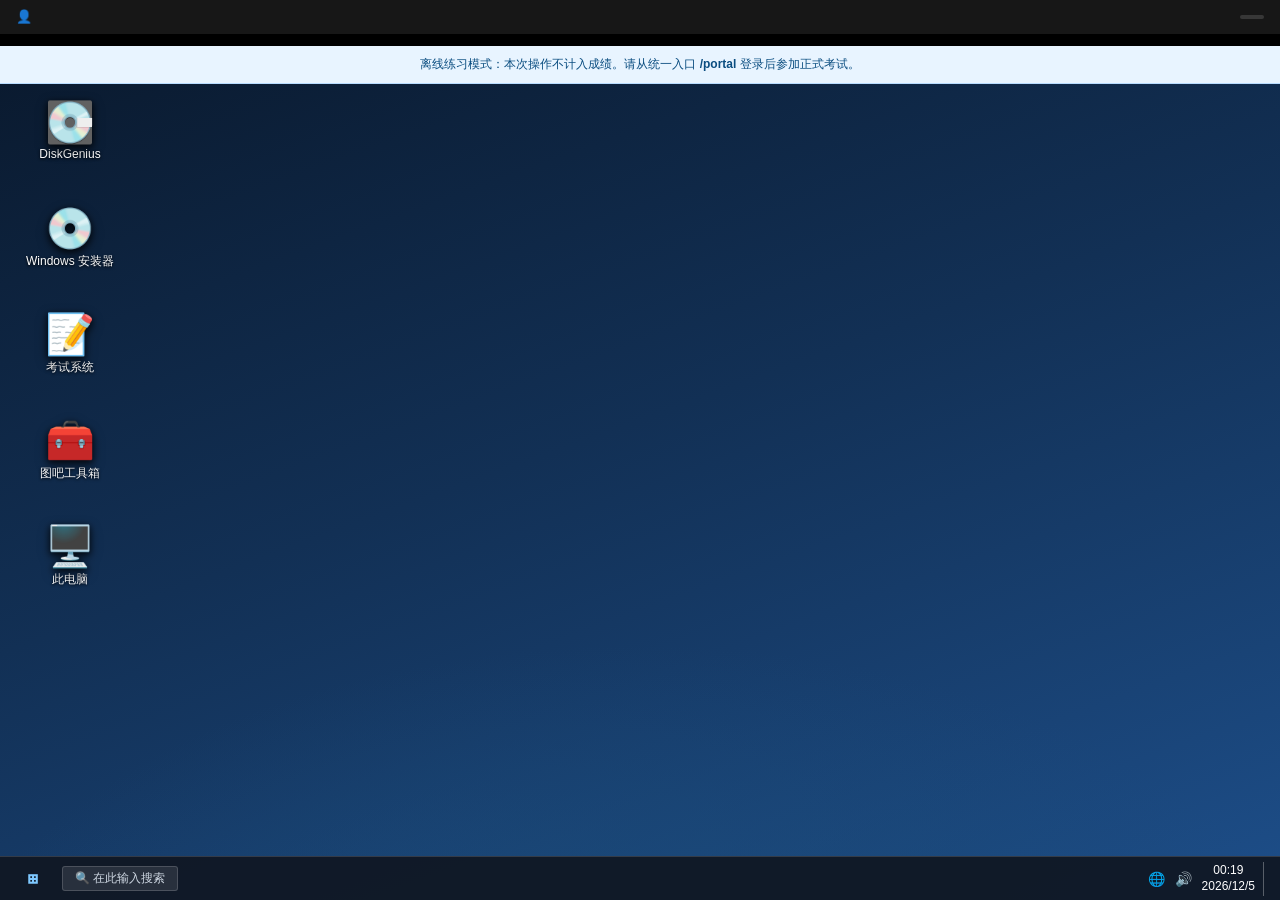
<file: static/sim/winpe.html>
<!DOCTYPE html>
<html lang="zh-CN"><head><meta http-equiv="Content-Type" content="text/html; charset=UTF-8">

<meta name="viewport" content="width=device-width, initial-scale=1.0">
<title>WinPE 模拟考试系统</title>
<link rel="stylesheet" href="/static/sim/sim.css">
<!-- 考试公共层必须早于主脚本：主脚本启动时会用到 SimExam -->
<script src="/static/sim/sim_common.js"></script>
<style>
* { margin:0; padding:0; box-sizing:border-box; user-select:none; }
html,body { width:100%; height:100%; overflow:hidden; font-family:"Microsoft YaHei","Segoe UI",sans-serif; background:#000; }
#screen { position:relative; width:100%; height:100%; background:linear-gradient(135deg,#0b2545 0%,#13315c 40%,#1d4e89 100%); overflow:hidden; }
/* ---------- 桌面 ---------- */
#desktop { position:absolute; inset:0 0 40px 0; }
.dicon { position:absolute; width:92px; text-align:center; cursor:pointer; padding:6px 2px; border-radius:4px; }
.dicon:hover { background:rgba(255,255,255,.15); outline:1px solid rgba(255,255,255,.25); }
.dicon .ico { font-size:40px; line-height:1; text-shadow:0 2px 6px rgba(0,0,0,.6); }
.dicon .lbl { color:#fff; font-size:12px; margin-top:5px; text-shadow:0 1px 3px #000; word-break:break-all; }
/* ---------- 任务栏 ---------- */
#taskbar { position:absolute; left:0; right:0; bottom:0; height:40px; background:rgba(10,20,35,.92); border-top:1px solid rgba(255,255,255,.15); display:flex; align-items:center; padding:0 8px; z-index:500; }
#startbtn { width:44px; height:32px; display:flex; align-items:center; justify-content:center; border-radius:4px; cursor:pointer; color:#7ec8ff; font-weight:bold; font-size:18px; }
#startbtn:hover { background:rgba(255,255,255,.15); }
#clock { margin-left:auto; color:#fff; font-size:12px; text-align:center; line-height:1.3; }
.tbtn { color:#e8e8e8; font-size:12px; padding:4px 10px; border-radius:3px; margin-left:4px; background:rgba(255,255,255,.08); border:1px solid rgba(255,255,255,.15); cursor:pointer; }
.tbtn.active { background:rgba(90,160,255,.45); }
/* ---------- 开始菜单 ---------- */
#startmenu { position:absolute; left:4px; bottom:42px; width:300px; background:#12233b; border:1px solid #3a5a8a; border-radius:6px; box-shadow:0 8px 30px rgba(0,0,0,.7); display:none; z-index:600; padding:8px 0; }
#startmenu.open { display:block; }
.smitem { padding:9px 18px; color:#e8eef8; font-size:13px; cursor:pointer; display:flex; align-items:center; gap:10px; }
.smitem:hover { background:#1d4e89; }
.smitem .si { width:24px; text-align:center; }
.smsep { height:1px; background:#2a4468; margin:5px 0; }
.smhead { color:#8fb4e0; font-size:11px; padding:6px 18px; letter-spacing:2px; }
/* ---------- 窗口 ---------- */
.win { position:absolute; min-width:420px; min-height:280px; background:#f0f0f0; border:1px solid #7a7a7a; box-shadow:0 10px 40px rgba(0,0,0,.6); border-radius:6px 6px 0 0; display:flex; flex-direction:column; z-index:100; }
.win.max { left:0!important; top:0!important; width:100%!important; height:calc(100% - 40px)!important; border-radius:0; }
.titlebar { height:30px; background:linear-gradient(#3266b0,#27538f); color:#fff; display:flex; align-items:center; padding:0 4px 0 10px; font-size:13px; cursor:move; flex-shrink:0; }
.titlebar .t { flex:1; white-space:nowrap; overflow:hidden; }
.wbtn { width:34px; height:26px; display:flex; align-items:center; justify-content:center; color:#fff; cursor:pointer; font-size:13px; border-radius:3px; }
.wbtn:hover { background:rgba(255,255,255,.25); }
.wbtn.close:hover { background:#d9403a; }
.wbody { flex:1; overflow:auto; background:#f0f0f0; }
/* ---------- DiskGenius 界面 ---------- */
.dg { display:flex; flex-direction:column; height:100%; font-size:12px; color:#222; }
.dg-menu { background:#eef2f8; border-bottom:1px solid #c8d0dc; padding:2px 6px; display:flex; gap:2px; flex-shrink:0; }
.dg-menu span { padding:4px 12px; cursor:pointer; border-radius:3px; }
.dg-menu span:hover { background:#cfe0f5; }
.dg-toolbar { background:#dde5ef; border-bottom:1px solid #b8c4d4; padding:4px 8px; display:flex; gap:6px; flex-shrink:0; flex-wrap:wrap; }
.dg-btn { padding:5px 12px; background:linear-gradient(#fdfdfd,#e8ecf2); border:1px solid #9aa8ba; border-radius:3px; cursor:pointer; font-size:12px; }
.dg-btn:hover { background:#dbe7f7; }
.dg-btn:disabled { color:#999; cursor:not-allowed; }
.dg-main { flex:1; display:flex; min-height:0; }
.dg-left { width:180px; border-right:1px solid #c0c8d4; background:#fff; padding:6px; overflow:auto; flex-shrink:0; }
.dg-tree { font-size:12px; line-height:1.9; }
.dg-tree .disknode { font-weight:bold; }
.dg-right { flex:1; padding:10px; display:flex; flex-direction:column; gap:10px; min-width:0; }
.dg-diskbar { background:#fff; border:1px solid #b8c0cc; padding:8px; }
.dg-diskbar h4 { font-size:12px; margin-bottom:6px; color:#333; }
.partbar { display:flex; height:44px; border:1px solid #888; overflow:hidden; font-size:11px; }
.pseg { display:flex; flex-direction:column; justify-content:center; align-items:center; color:#fff; cursor:pointer; border-right:1px solid rgba(255,255,255,.4); overflow:hidden; transition:filter .15s; }
.pseg:hover { filter:brightness(1.15); }
.pseg .pl { font-weight:bold; } .pseg .pc { font-size:10px; opacity:.9; }
.pseg.free { background:repeating-linear-gradient(45deg,#ccc,#ccc 4px,#e8e8e8 4px,#e8e8e8 8px); color:#555; }
.psel { outline:2px solid #ff9000; outline-offset:-2px; z-index:2; }
.dg-table { width:100%; border-collapse:collapse; background:#fff; font-size:11.5px; }
.dg-table th { background:#3266b0; color:#fff; padding:5px 6px; font-weight:normal; border:1px solid #27538f; }
.dg-table td { border:1px solid #c8d0da; padding:4px 6px; text-align:center; background:#fff; }
.dg-table tr.sel td { background:#cfe3ff; }
.dg-status { background:#e2e8f0; border-top:1px solid #b8c4d4; padding:4px 10px; font-size:11px; color:#444; flex-shrink:0; display:flex; gap:20px; }
/* ---------- 对话框 ---------- */
.dlg-mask { position:absolute; inset:0; background:rgba(0,0,0,.35); z-index:900; display:flex; align-items:center; justify-content:center; }
.dlg-mask.on-body { position:fixed; z-index:99998; }
.dlg { background:#f0f0f0; border:1px solid #666; box-shadow:0 12px 50px rgba(0,0,0,.7); min-width:460px; max-width:640px; border-radius:5px; }
.dlg .dt { background:linear-gradient(#3266b0,#27538f); color:#fff; padding:7px 12px; font-size:13px; }
.dlg .db { padding:16px 20px; font-size:13px; color:#222; }
.dlg .df { padding:10px 20px 16px; text-align:right; }
.btn { padding:6px 22px; margin-left:8px; background:linear-gradient(#fdfdfd,#e4e8ee); border:1px solid #9aa8ba; border-radius:3px; cursor:pointer; font-size:12px; }
.btn.primary { background:linear-gradient(#4a86d8,#3266b0); color:#fff; border-color:#27538f; }
.btn:hover { filter:brightness(1.08); }
.quickrow { display:flex; align-items:center; gap:8px; margin-bottom:10px; }
.quickrow label { width:120px; text-align:right; font-size:12.5px; }
.quickrow select,.quickrow input { padding:4px 6px; border:1px solid #9aa8ba; border-radius:3px; font-size:12.5px; }
.ptsize { display:flex; gap:8px; align-items:center; margin:6px 0; }
.ptsize input { width:90px; padding:4px 6px; border:1px solid #9aa8ba; border-radius:3px; text-align:right; }
.ptsize .u { font-size:12px; color:#555; }
.ptsize .bar { flex:1; height:16px; background:#e8e8e8; border:1px solid #aaa; position:relative; }
.ptsize .bar .fill { position:absolute; left:0; top:0; bottom:0; background:#3266b0; }
.chk { display:flex; align-items:center; gap:6px; margin:8px 0; font-size:12.5px; }
.chk input { width:15px; height:15px; }
.hint { font-size:11.5px; color:#777; margin-top:8px; }
.warn { color:#c0392b; font-size:12px; margin-top:6px; }
/* ---------- 考试面板 ---------- */
.exam { padding:0; display:flex; height:100%; }
.exam-side { width:270px; background:#1c2b40; color:#dfe8f5; padding:14px; flex-shrink:0; overflow:auto; }
.exam-side h3 { font-size:15px; margin-bottom:10px; color:#8fc1ff; }
.exam-q { background:#263b5c; border:1px solid #3c5a86; border-radius:5px; padding:10px 12px; margin-bottom:10px; font-size:12.5px; line-height:1.7; cursor:pointer; }
.exam-q.active { border-color:#4a9eff; background:#2f4a73; }
.exam-q .tag { display:inline-block; font-size:10px; padding:1px 7px; border-radius:8px; margin-left:6px; }
.tag.todo { background:#8a6d1a; color:#ffe9a8; } .tag.done { background:#2c7a3f; color:#c9f7d4; } .tag.fail { background:#8a2c2c; color:#ffd4d4; }
.exam-main { flex:1; display:flex; flex-direction:column; min-width:0; }
.exam-head { background:#fff; border-bottom:1px solid #ccd; padding:12px 18px; font-size:14px; font-weight:bold; }
.exam-body { flex:1; overflow:auto; padding:16px 18px; font-size:13px; line-height:1.9; }
.exam-body .req { background:#eef5ff; border-left:3px solid #3266b0; padding:10px 14px; margin:8px 0; font-size:12.5px; }
.exam-score { background:#263b5c; color:#fff; padding:12px 18px; display:flex; align-items:center; gap:14px; font-size:13px; }
.score-big { font-size:26px; font-weight:bold; color:#7dff9a; }
.score-big.bad { color:#ff8f8f; }
/* ---------- 日志 ---------- */
#toast { position:absolute; top:14px; left:50%; transform:translateX(-50%); z-index:9999; pointer-events:none; }
.toastmsg { background:rgba(20,30,45,.92); color:#fff; padding:9px 22px; border-radius:20px; font-size:13px; margin-bottom:8px; border:1px solid rgba(255,255,255,.2); box-shadow:0 4px 18px rgba(0,0,0,.5); animation:tin .25s; }
.toastmsg.ok { border-color:#5aff8a; } .toastmsg.err { border-color:#ff6a6a; }
@keyframes tin { from { opacity:0; transform:translateY(-12px);} to { opacity:1; } }
/* 装系统窗口 */
.setup { font-size:12.5px; color:#222; padding:10px; }
.setup .langsel { display:flex; gap:10px; margin:10px 0 20px; }
.setup select { padding:5px 8px; border:1px solid #999; border-radius:3px; }
.setup h2 { font-size:16px; margin-bottom:6px; }
.bigbtn { padding:8px 26px; font-size:13px; background:linear-gradient(#4a86d8,#3266b0); color:#fff; border:1px solid #27538f; border-radius:4px; cursor:pointer; }
.progress { height:18px; background:#dfe6ee; border:1px solid #99a; border-radius:9px; overflow:hidden; margin:12px 0; }
.progress .pf { height:100%; width:0%; background:linear-gradient(90deg,#3fa34d,#5bd97a); transition:width .3s; }
.dlg .db table.ptlist { width:100%; border-collapse:collapse; font-size:12px; margin:10px 0; }
.dlg .db table.ptlist td, .dlg .db table.ptlist th { border:1px solid #b8c0cc; padding:5px 8px; text-align:center; }
.dlg .db table.ptlist th { background:#e2e8f0; }
/* 右键菜单（桌面 / DiskGenius 分区列表共用） */
.ctx-menu {
  position:fixed; z-index:99999; min-width:186px; padding:4px 0;
  background:#f4f6f9; border:1px solid #9aa4b2; border-radius:4px;
  box-shadow:2px 4px 14px rgba(0,0,0,.45); font-size:12.5px; color:#1e2733;
  user-select:none;
}
.ctx-menu .ctx-item { display:flex; align-items:center; gap:9px; padding:6px 14px; cursor:pointer; white-space:nowrap; }
.ctx-menu .ctx-item:hover { background:#2f6fd0; color:#fff; }
.ctx-menu .ctx-item.dis { color:#a3aab4; cursor:default; }
.ctx-menu .ctx-item.dis:hover { background:transparent; color:#a3aab4; }
.ctx-menu .ctx-item .ci { width:16px; text-align:center; font-size:13px; }
.ctx-menu .ctx-item .cl { flex:1; }
.ctx-menu .ctx-item .ck { color:#8b95a2; font-size:11px; margin-left:14px; }
.ctx-menu .ctx-item:hover .ck { color:#d6e4f7; }
.ctx-menu .ctx-sep { height:1px; margin:4px 2px; background:#c9d1da; }

/* ============================================================
   仿真增强：Windows 10 PE 桌面 / 任务栏 / 窗口边框
   ============================================================ */
#screen { background:
  radial-gradient(1200px 700px at 50% 120%, #1b4b7a 0%, transparent 60%),
  linear-gradient(160deg,#0a1a2f 0%,#123055 45%,#1d4e89 100%); }
.dicon.sel { background:rgba(90,160,255,.30); outline:1px solid rgba(140,190,255,.75); border-radius:4px; }
.dicon .ico { filter:drop-shadow(0 3px 5px rgba(0,0,0,.55)); }
#taskbar { height:44px; background:rgba(16,24,36,.95); }
#startbtn { width:48px; height:34px; font-size:20px; }
#tbsearch {
  display:flex; align-items:center; gap:6px; margin-left:6px; padding:3px 12px;
  background:rgba(255,255,255,.10); border:1px solid rgba(255,255,255,.16);
  border-radius:3px; color:#cfd8e3; font-size:12px; cursor:text;
}
.tray { display:flex; align-items:center; gap:10px; margin-left:auto; color:#dfe8f5; font-size:14px; }
.tray .tray-ico { cursor:pointer; opacity:.9; }
.tray .tray-ico:hover { opacity:1; }
#clock { margin-left:10px; }
#showdesk { width:9px; height:34px; margin-left:8px; border-left:1px solid rgba(255,255,255,.3); cursor:pointer; }
/* 窗口：改为 Windows 10 风格浅色标题栏 */
.win { border:1px solid #cdd3da; border-radius:6px 6px 0 0;
  box-shadow:0 14px 40px rgba(0,0,0,.5); }
.titlebar { height:32px; background:linear-gradient(#fbfbfb,#f0f1f3); color:#1f1f1f;
  padding:0 0 0 12px; border-bottom:1px solid #e2e5e9; font-size:12.5px; }
.titlebar .t::before { content:"◈ "; color:#2f6fd0; }
.wbtn { width:46px; height:32px; color:#333; border-radius:0; font-size:12px; }
.wbtn:hover { background:#e6e9ed; }
.wbtn.close:hover { background:#e81123; color:#fff; }
#startmenu { background:#1c2432; border:1px solid #3a4658; }
.smitem:hover { background:#2f6fd0; }

/* ---------------- 图吧工具箱 ---------------- */
.tuba { display:flex; flex-direction:column; height:100%; background:#eef1f6; font-size:12.5px; color:#22303f; }
.tuba-top { display:flex; align-items:center; gap:12px; padding:8px 14px; background:linear-gradient(#28394f,#1f2d40);
  color:#dbe6f2; flex-shrink:0; }
.tuba-logo { width:34px; height:34px; border-radius:8px; background:linear-gradient(135deg,#3f8ae0,#245a9e);
  display:flex; align-items:center; justify-content:center; font-size:19px; }
.tuba-brand { font-size:14px; font-weight:700; line-height:1.15; }
.tuba-brand small { display:block; font-weight:400; font-size:10.5px; color:#8fb0d0; letter-spacing:.4px; }
.tuba-search { flex:1; }
.tuba-search input { width:100%; max-width:320px; padding:5px 12px; border-radius:16px; border:1px solid #4a5f79;
  background:#152233; color:#dbe6f2; font-size:12px; outline:none; }
.tuba-search input:focus { border-color:#3f8ae0; }
.tuba-badge { font-size:11px; color:#9fc0e0; background:rgba(255,255,255,.08); padding:3px 10px; border-radius:10px; }
.tuba-main { flex:1; display:flex; min-height:0; }
.tuba-side { width:196px; background:#233449; color:#cfdcec; padding:8px 0; overflow:auto; flex-shrink:0; }
.tubacat { padding:8px 16px; cursor:pointer; font-size:12.5px; border-left:3px solid transparent; }
.tubacat:hover { background:#2b4058; }
.tubacat.on { background:#2f4a6e; border-left-color:#5fa8ff; color:#fff; }
.tuba-sidefoot { padding:16px; font-size:10.5px; color:#7a8ba0; line-height:1.6; }
.tuba-right { flex:1; padding:14px 16px; overflow:auto; min-width:0; }
.tuba-cattitle { font-size:15px; font-weight:700; margin-bottom:12px; color:#1c2b3d; }
.tuba-grid { display:grid; grid-template-columns:repeat(auto-fill, minmax(104px, 1fr)); gap:12px; }
.tubatool { text-align:center; padding:14px 6px 10px; background:#fff; border:1px solid #dfe5ec; border-radius:8px;
  cursor:pointer; transition:transform .12s, box-shadow .12s, border-color .12s; }
.tubatool:hover { transform:translateY(-2px); box-shadow:0 6px 16px rgba(40,80,140,.18); border-color:#9dc0ea; }
.tubatool .tb-ico { font-size:30px; line-height:1; }
.tubatool .tb-name { font-size:11.5px; margin-top:7px; color:#24313f; }
.tubatool .tb-ver { font-size:10px; color:#8fa0b3; margin-top:2px; }
.tuba-status { display:flex; padding:5px 14px; background:#dfe5ee; border-top:1px solid #c4cdd9;
  font-size:11px; color:#5a6a7d; flex-shrink:0; }

/* ---------------- AIDA64 ---------------- */
.aida { display:flex; flex-direction:column; height:100%; background:#eef1f6; font-size:12.5px; color:#22303f; }
.aida-menu { display:flex; gap:2px; padding:3px 8px; background:#dfe5ee; border-bottom:1px solid #c4cdd9; }
.aida-menu span { padding:3px 10px; border-radius:3px; cursor:default; color:#33465c; }
.aida-menu span:hover { background:#c9d8ee; }
.aida-toolbar { display:flex; align-items:center; gap:6px; padding:6px 10px; background:#e7ebf1; border-bottom:1px solid #c4cdd9; }
.ai-tb { padding:4px 12px; border:1px solid #b9c4d2; border-radius:5px; background:linear-gradient(#fff,#eaeef4);
  cursor:pointer; font-size:12px; }
.ai-tb:hover { border-color:#6ba0e0; }
.ai-tb.on { background:linear-gradient(#4a86d8,#3266b0); color:#fff; border-color:#27538f; }
.ai-spacer { flex:1; }
.ai-ver { font-size:11px; color:#7b8a9d; }
.aida-body { flex:1; display:flex; min-height:0; }
.aida-tree { width:190px; background:#fff; border-right:1px solid #c4cdd9; overflow:auto; padding:6px 0; flex-shrink:0; }
.ai-grp { padding:5px 12px; font-weight:700; color:#2f6fd0; font-size:11.5px; }
.ai-node { padding:4px 12px 4px 24px; cursor:pointer; color:#33465c; }
.ai-node:hover { background:#eef4fd; }
.ai-node.on { background:#dce9fb; color:#1b5aa8; font-weight:600; }
.aida-page { flex:1; overflow:auto; padding:14px 18px; min-width:0; }
.ai-h { font-size:14px; font-weight:700; color:#1c3d66; margin-bottom:10px; }
.ai-table { width:100%; border-collapse:collapse; background:#fff; font-size:12.5px; }
.ai-table td { border:1px solid #d3dae3; padding:6px 10px; }
.ai-k { width:38%; background:#f4f7fb; color:#4a5b70; }
.ai-v { color:#1c2b3d; }
.ai-note { margin-top:12px; font-size:11.5px; color:#5a6a7d; background:#f5f8fc; border-left:3px solid #6ba0e0;
  padding:8px 10px; line-height:1.7; }
.aida-foot { display:flex; align-items:center; gap:8px; flex-wrap:wrap; padding:9px 14px; background:#e7ebf1;
  border-top:1px solid #c4cdd9; flex-shrink:0; }
.aida-foot select, .aida-foot input { padding:4px 6px; border:1px solid #9aa8ba; border-radius:3px; font-size:12px; }
.aida-foot input { width:76px; }

/* ---------------- MemTest86 ---------------- */
.mt { display:flex; flex-direction:column; height:100%; background:#0b0f14; color:#c9d6e4; font-size:12.5px; }
.mt-head { display:flex; justify-content:space-between; padding:6px 12px; background:#12233b; color:#8fc1ff;
  border-bottom:1px solid #26456b; }
.mt-right { color:#7f9cb5; font-size:11px; }
.mt-console { flex:1; margin:0; padding:12px 14px; overflow:auto; white-space:pre-wrap;
  font:12.5px/1.7 Consolas,"Courier New",monospace; color:#a9d3ff; background:#0a1420; }
.mt-stats { display:flex; gap:10px; padding:8px 12px; background:#0f1c2c; border-top:1px solid #22344c; }
.mt-stats > div { flex:1; background:#132539; border:1px solid #26456b; border-radius:5px; padding:6px 10px; }
.mt-stats label { display:block; font-size:10.5px; color:#7f9cb5; }
.mt-stats b { font-size:20px; font-family:Consolas,monospace; color:#9ef2a5; }
.mt-stats b.bad { color:#ff8f8f; }
.mt-progress { height:14px; background:#0f1c2c; border-top:1px solid #22344c; overflow:hidden; }
.mt-pf { height:100%; width:0; background:linear-gradient(90deg,#3fa34d,#5bd97a); transition:width .3s; }
.mt-foot { display:flex; align-items:center; gap:8px; padding:9px 12px; background:#0f1c2c; border-top:1px solid #22344c; }
.mt-foot select { padding:4px 6px; background:#132539; color:#c9d6e4; border:1px solid #26456b; border-radius:3px; }

/* ---------------- 键盘测试 ---------------- */
.kbd { display:flex; flex-direction:column; height:100%; background:#eef1f6; font-size:12.5px; color:#22303f; }
.kbd-info { display:flex; gap:18px; align-items:center; flex-wrap:wrap; padding:10px 14px;
  background:#20293a; color:#dbe6f2; flex-shrink:0; }
.kbd-info label { display:block; font-size:10.5px; color:#8fb0d0; margin-bottom:2px; }
.kbd-info b { font-family:Consolas,monospace; font-size:14px; }
.kbd-need label { color:#8fb0d0; }
.kn { display:inline-block; padding:1px 9px; margin-right:5px; border-radius:9px; background:#33445c;
  color:#aebfd2; font-size:11px; }
.kn.ok { background:#2c7a3f; color:#eafff0; }
.kbd-board { flex:1; overflow:auto; padding:14px; }
.kbd-row { display:flex; gap:4px; margin-bottom:4px; }
.kbdkey { flex:1 1 0; min-width:0; height:36px; display:flex; align-items:center; justify-content:center;
  background:linear-gradient(#ffffff,#e9edf3); border:1px solid #b6c0cc; border-radius:4px;
  font-size:11px; color:#33465c; overflow:hidden; white-space:nowrap; }
.kbdkey.hit { background:linear-gradient(#4a86d8,#3266b0); color:#fff; border-color:#27538f; font-weight:600; }
.kbd-foot { display:flex; align-items:center; justify-content:space-between; gap:10px; padding:9px 14px;
  background:#e7ebf1; border-top:1px solid #c4cdd9; flex-shrink:0; }
.kbd-hint { font-size:11.5px; color:#5a6a7d; }

/* ---------------- 鼠标测试 ---------------- */
.mts { display:flex; flex-direction:column; height:100%; background:#eef1f6; font-size:12.5px; color:#22303f; }
.mts-top { display:flex; gap:22px; align-items:center; justify-content:center; padding:14px; flex-shrink:0; }
.mouse-fig { position:relative; width:118px; height:164px; flex-shrink:0;
  border:2px solid #9aa6b8; border-radius:59px 59px 56px 56px;
  background:linear-gradient(#fbfcfe,#dde4ee); overflow:hidden; }
.mf-btn { position:absolute; top:0; height:66px; width:50%; transition:background .12s; }
.mf-left { left:0; border-right:1px solid #b8c0cc; border-bottom:1px solid #b8c0cc; border-radius:59px 0 0 0; }
.mf-right { right:0; border-bottom:1px solid #b8c0cc; border-radius:0 59px 0 0; }
.mf-btn.on { background:#4a86d8; }
.mf-wheel { position:absolute; top:14px; left:50%; transform:translateX(-50%); width:14px; height:34px;
  border-radius:8px; background:#c3ccd8; border:1px solid #a8b2c0; transition:background .12s; }
.mf-wheel.on { background:#f4a22b; }
.mf-brand { position:absolute; bottom:16px; left:50%; transform:translateX(-50%); font-size:15px; font-weight:700;
  color:#a8b2c0; font-family:Consolas,monospace; }
.mts-counters { display:grid; grid-template-columns:1fr 1fr; gap:10px 26px; }
.mts-counters > div { background:#fff; border:1px solid #dfe5ec; border-radius:6px; padding:7px 16px; min-width:110px; }
.mts-counters label { display:block; font-size:10.5px; color:#7b8a9d; }
.mts-counters b { font-size:22px; font-family:Consolas,monospace; color:#2f6fd0; }
.mts-area { flex:1; margin:0 14px; border:2px dashed #b6c6da; border-radius:8px; background:#fff;
  display:flex; flex-direction:column; align-items:center; justify-content:center; gap:10px; cursor:crosshair; }
.mts-cta { color:#7b8a9d; font-size:12px; }
.mts-status { color:#1b5aa8; font-size:13px; font-weight:600; }
.mts-foot { padding:12px 14px; text-align:right; flex-shrink:0; }
</style>
</head>
<body>
<div id="screen">
  <div id="desktop"><div class="dicon" style="left: 24px; top: 24px;"><div class="ico">💽</div><div class="lbl">DiskGenius</div></div><div class="dicon" style="left: 24px; top: 130px;"><div class="ico">💿</div><div class="lbl">Windows 安装器</div></div><div class="dicon" style="left: 24px; top: 236px;"><div class="ico">📝</div><div class="lbl">考试系统</div></div><div class="dicon" style="left: 24px; top: 342px;"><div class="ico">🧰</div><div class="lbl">图吧工具箱</div></div><div class="dicon" style="left: 24px; top: 448px;"><div class="ico">🖥️</div><div class="lbl">此电脑</div></div></div>
  <div id="startmenu"><div class="smhead">WinPE 模拟考试系统</div>
   <div class="smitem" data-a="dg"><span class="si">💽</span>DiskGenius 分区工具</div>
   <div class="smitem" data-a="setup"><span class="si">💿</span>Windows 安装器</div>
   <div class="smitem" data-a="exam"><span class="si">📝</span>考试系统</div>
   <div class="smsep"></div>
   <div class="smitem" data-a="reset"><span class="si">🔄</span>重置考试环境</div>
   <div class="smitem" data-a="about"><span class="si">ℹ️</span>关于本系统</div></div>
  <div id="taskbar">
    <div id="startbtn" title="开始">⊞</div>
    <div id="tbsearch" title="搜索">🔍 在此输入搜索</div>
    <div id="tasks" style="display:flex;gap:4px;"></div>
    <div class="tray"><span class="tray-ico" title="网络：已连接">🌐</span><span class="tray-ico" title="音量">🔊</span></div>
    <div id="clock">11:05<br>2026/10/13</div>
    <div id="showdesk" title="显示桌面"></div>
  </div>
  <div id="toast"></div>
</div>
<script>
/* ================= 题库 ================= */
const QUESTIONS = [
  {
    id:1, title:"快速分区 · 基础题", points:60,
    desc:"使用 DiskGenius 的【快速分区】功能，将硬盘重新分区：",
    req:["分成 <b>3 个分区</b>（1个主分区 + 2个逻辑分区均可，快速分区默认即可）",
         "C 盘（第一个分区）大小设为 <b>100 GB</b>",
         "勾选 <b>4K 对齐</b>，对齐分区到 4096 扇区",
         "分区表类型保持 <b>MBR（GUID 也可，若题目另有要求以此为准）</b>",
         "点击【确定】并在确认对话框中点击【是】完成操作"],
    check(state){
      const errs=[];
      const q=state.lastQuick;
      if(!q) return {score:0,errors:["尚未执行快速分区操作"]};
      if(q.count!==3) errs.push("分区数量应为3，实际为"+q.count);
      if(Math.abs(q.firstGB-100)>1) errs.push("第一分区(C盘)大小应为100GB，实际为"+q.firstGB+"GB");
      if(!q.align4k) errs.push("未勾选 4K 对齐");
      if(q.alignSectors!==4096) errs.push("4K对齐扇区数应为4096，实际为"+q.alignSectors);
      if(!q.confirmed) errs.push("未在确认对话框中点击【是】");
      const ratio=Math.max(0,1-errs.length/5);
      return {score:Math.round(this.points*ratio),errors:errs};
    }
  },
  {
    id:2, title:"快速分区 · 进阶题", points:60,
    desc:"按要求完成快速分区（GUID/UEFI 装机规范）：",
    req:["分区表类型选择 <b>GUID（GPT）</b>",
         "分区数量 <b>4 个</b>",
         "勾选【创建新ESP分区】和【创建MSR分区】",
         "第一分区 80GB，第二分区 200GB，其余默认",
         "勾选 4K 对齐（默认20480扇区即可），确认执行"],
    check(state){
      const errs=[]; const q=state.lastQuick;
      if(!q) return {score:0,errors:["尚未执行快速分区操作"]};
      if(q.table!=="GUID") errs.push("分区表类型应选择 GUID");
      if(q.count!==4) errs.push("分区数量应为4，实际为"+q.count);
      if(!q.esp) errs.push("未勾选【创建新ESP分区】");
      if(!q.msr) errs.push("未勾选【创建MSR分区】");
      if(Math.abs(q.firstGB-80)>1) errs.push("第一分区应为80GB，实际"+q.firstGB+"GB");
      if(Math.abs(q.secondGB-200)>1) errs.push("第二分区应为200GB，实际"+q.secondGB+"GB");
      if(!q.align4k) errs.push("未勾选 4K 对齐");
      if(!q.confirmed) errs.push("未确认执行");
      const ratio=Math.max(0,1-errs.length/7);
      return {score:Math.round(this.points*ratio),errors:errs};
    }
  },
  {
    id:3, title:"删除分区操作", points:40,
    desc:"对现有分区进行删除练习：",
    req:["在分区列表中选中 <b>E盘</b>",
         "右键或点击【删除分区】按钮",
         "在确认对话框中点击【是】"],
    check(state){
      const errs=[]; const d=state.lastDelete;
      if(!d) return {score:0,errors:["尚未执行删除分区操作"]};
      if(d.label!=="E盘") errs.push("删除的应是E盘，实际删除了"+d.label);
      if(!d.confirmed) errs.push("未在确认对话框中点击【是】");
      const ratio=Math.max(0,1-errs.length/2);
      return {score:Math.round(this.points*ratio),errors:errs};
    }
  },
  {
    id:4, title:"模拟安装系统", points:40,
    desc:"使用【Windows 安装器】模拟安装系统流程：",
    req:["打开桌面的【Windows 安装器】",
         "选择包含Windows的安装映像",
         "引导分区选择 <b>C</b>，安装分区选择 <b>C</b>",
         "点击【安装系统】并等待进度完成"],
    check(state){
      const errs=[]; const s=state.lastInstall;
      if(!s) return {score:0,errors:["尚未执行安装系统操作"]};
      if(s.boot!=="C") errs.push("引导分区应选择C");
      if(s.target!=="C") errs.push("安装分区应选择C");
      if(!s.finished) errs.push("安装进度未完成");
      const ratio=Math.max(0,1-errs.length/3);
      return {score:Math.round(this.points*ratio),errors:errs};
    }
  },
  {
    id:5, title:"硬盘健康检查（CrystalDiskInfo）", points:30,
    desc:"使用图吧工具箱中的 CrystalDiskInfo 检查硬盘健康状况：",
    req:["打开图吧工具箱 → 硬盘检测 → <b>CrystalDiskInfo</b>",
         "等待 SMART 信息加载完成（自动）",
         "判断当前硬盘健康状态并点击下方【提交健康结论】，选择 <b>良好</b>（模拟盘健康状态为良好）",
         "记录 C5 (待映射扇区数) 的原始值"],
    check(state){
      const errs=[]; const c=state.lastCdi;
      if(!c) return {score:0,errors:["尚未在 CrystalDiskInfo 中提交健康结论"]};
      if(c.verdict!=="良好") errs.push("健康结论判断错误，模拟盘状态为良好，你选择了"+c.verdict);
      if(c.c5!=="0") errs.push("C5 原始值应记录为 0，你填写的是"+c.c5);
      const ratio=Math.max(0,1-errs.length/2);
      return {score:Math.round(this.points*ratio),errors:errs};
    }
  },
  {
    id:6, title:"磁盘测速（CrystalDiskMark）", points:30,
    desc:"使用 CrystalDiskMark 对 C 盘进行基准测速：",
    req:["打开图吧工具箱 → 硬盘检测 → <b>CrystalDiskMark</b>",
         "测试分区选择 <b>C:</b>",
         "测试次数选 <b>5</b>，测试大小选 <b>1GiB</b>",
         "点击 <b>All</b> 按钮运行完整测试并等待完成",
         "完成后点击【提交成绩】"],
    check(state){
      const errs=[]; const m=state.lastCdm;
      if(!m) return {score:0,errors:["尚未提交 CrystalDiskMark 测速成绩"]};
      if(m.drive!=="C:") errs.push("测速分区应选择 C:，实际为 "+m.drive);
      if(m.count!==5) errs.push("测试次数应为5，实际为"+m.count);
      if(m.size!=="1GiB") errs.push("测试大小应为1GiB，实际为"+m.size);
      if(!m.allRun) errs.push("未点击 All 运行完整测试");
      if(!m.finished) errs.push("测试未完成就提交了成绩");
      const ratio=Math.max(0,1-errs.length/5);
      return {score:Math.round(this.points*ratio),errors:errs};
    }
  },
  {
    id:7, title:"显示器坏点检测", points:30,
    desc:"使用图吧工具箱的屏幕检测工具检测显示器：",
    req:["打开图吧工具箱 → 屏幕检测 → <b>屏幕检测(坏点/纯色)</b>",
         "依次切换 <b>红、绿、蓝、白、黑</b> 五种纯色（至少各查看一次）",
         "退出纯色模式，得出结论：模拟显示器为 <b>无坏点</b>",
         "点击【提交检测结论】"],
    check(state){
      const errs=[]; const s=state.lastScreenTest;
      if(!s) return {score:0,errors:["尚未提交屏幕检测结论"]};
      const need=["red","green","blue","white","black"];
      const miss=need.filter(c=>!s.colors.includes(c));
      if(miss.length) errs.push("还有纯色未查看: "+miss.map(c=>({red:"红",green:"绿",blue:"蓝",white:"白",black:"黑"}[c])).join("、"));
      if(s.verdict!=="无坏点") errs.push("检测结论应为【无坏点】，你选择了【"+s.verdict+"】");
      const ratio=Math.max(0,1-errs.length/(need.length+1));
      return {score:Math.round(this.points*ratio),errors:errs};
    }
  },
  {
    id:8, title:"CPU 烤机测试", points:30,
    desc:"使用烤机工具对 CPU 进行压力测试：",
    req:["打开图吧工具箱 → 烤机测试 → <b>CPU烤机(压力测试)</b>",
         "选择测试模式 <b>极端模式(Extreme)</b>",
         "线程数保持 <b>全部线程</b>",
         "点击【开始烤机】并持续运行 <b>至少60秒</b>（模拟时间）",
         "点击【停止烤机】后提交烤机报告"],
    check(state){
      const errs=[]; const b=state.lastBurn;
      if(!b) return {score:0,errors:["尚未提交烤机报告"]};
      if(b.mode!=="Extreme") errs.push("测试模式应选择 Extreme，实际为 "+b.mode);
      if(b.threads!=="all") errs.push("线程应选择全部线程");
      if(b.durationSec<60) errs.push("烤机时长应至少60秒，实际"+(b.durationSec||0)+"秒");
      if(!b.stopped) errs.push("未正常停止烤机并提交报告");
      const ratio=Math.max(0,1-errs.length/4);
      return {score:Math.round(this.points*ratio),errors:errs};
    }
  },
  {
    id:9, title:"硬件信息检测（AIDA64）", points:30,
    desc:"使用图吧工具箱中的 AIDA64 读取本机硬件信息：",
    req:["打开图吧工具箱 → 硬件检测 → <b>AIDA64</b>",
         "在左侧选择【计算机 → 汇总】，查看 <b>主板型号</b>与<b>内存容量</b>",
         "切换到【传感器】页，读取 <b>CPU 温度</b>",
         "点击【提交检测报告】，按界面读数如实填写"],
    check(state){
      const errs=[]; const a=state.lastAida;
      if(!a) return {score:0,errors:["尚未提交 AIDA64 检测报告"]};
      if(a.board!=="B660M-PLUS") errs.push("主板型号填写错误，应为 B660M-PLUS，你填的是 "+(a.board||"空"));
      if(String(a.memGB)!=="16") errs.push("内存容量应为 16 GB，你填的是 "+(a.memGB||"空")+" GB");
      const t=parseFloat(a.cpuTemp);
      if(!(t>=30&&t<=85)) errs.push("CPU 温度应填传感器实测值（30~85℃），你填的是 "+(a.cpuTemp||"空"));
      const ratio=Math.max(0,1-errs.length/3);
      return {score:Math.round(this.points*ratio),errors:errs};
    }
  },
  {
    id:10, title:"内存完整性检测（MemTest）", points:30,
    desc:"使用内存检测工具对内存条做完整性压力检测：",
    req:["打开图吧工具箱 → 烤机测试 → <b>内存检测(MemTest)</b>",
         "选择测试容量后点击【开始检测】",
         "等待 <b>完整跑满至少 1 轮</b>（Pass ≥ 1）",
         "确认错误数（Errors）为 <b>0</b> 后点击【停止】并提交报告"],
    check(state){
      const errs=[]; const m=state.lastMemtest;
      if(!m) return {score:0,errors:["尚未提交内存检测报告"]};
      if(!m.done) errs.push("检测未正常停止就提交了报告");
      if((m.passes||0)<1) errs.push("应至少完整跑满 1 轮，实际 "+(m.passes||0)+" 轮");
      if((m.errors||0)!==0) errs.push("错误数应为 0，实际 "+(m.errors||0));
      const ratio=Math.max(0,1-errs.length/3);
      return {score:Math.round(this.points*ratio),errors:errs};
    }
  },
  {
    id:11, title:"键盘按键响应检测", points:30,
    desc:"使用键盘测试工具检测键盘按键是否全部正常：",
    req:["打开图吧工具箱 → 外设检测 → <b>键盘测试</b>",
         "依次真实按下 <b>A、S、D、F</b> 四个按键",
         "再按下一次 <b>空格键</b>",
         "确认五个键在界面中均显示为已响应后，点击【提交报告】"],
    check(state){
      const errs=[]; const k=state.lastKbd;
      if(!k) return {score:0,errors:["尚未提交键盘检测报告"]};
      const keys=(k.keys||[]).map(x=>String(x).toLowerCase());
      const need=[["a","A"],["s","S"],["d","D"],["f","F"],["space","空格"]];
      const miss=need.filter(n=>!keys.includes(n[0])).map(n=>n[1]);
      if(miss.length) errs.push("以下按键未测到响应：" + miss.join("、"));
      const ratio=Math.max(0,1-errs.length/need.length);
      return {score:Math.round(this.points*ratio),errors:errs};
    }
  },
  {
    id:12, title:"鼠标按键与滚轮检测", points:30,
    desc:"使用鼠标测试工具检测鼠标各按键与滚轮：",
    req:["打开图吧工具箱 → 外设检测 → <b>鼠标测试</b>",
         "分别点击一次 <b>左键</b>与<b>右键</b>",
         "滚动 <b>滚轮</b>一次（上或下）",
         "在测试区 <b>双击左键</b>一次，四项均显示响应后提交报告"],
    check(state){
      const errs=[]; const m=state.lastMouse;
      if(!m) return {score:0,errors:["尚未提交鼠标检测报告"]};
      if(!m.left) errs.push("未检测到左键点击");
      if(!m.right) errs.push("未检测到右键点击");
      if(!m.wheel) errs.push("未检测到滚轮滚动");
      if(!m.dbl) errs.push("未检测到双击");
      const ratio=Math.max(0,1-errs.length/4);
      return {score:Math.round(this.points*ratio),errors:errs};
    }
  }
];

/* ================= 全局状态 ================= */
function defaultDisks(){ return [{id:0,name:"HD0: NVMe SSD 512GB",sizeGB:476.94,parts:[
    {label:"C盘",type:"主分区",fs:"NTFS",startGB:0,sizeGB:150,used:68},
    {label:"D盘",type:"逻辑分区",fs:"NTFS",startGB:150,sizeGB:180,used:45},
    {label:"E盘",type:"逻辑分区",fs:"NTFS",startGB:330,sizeGB:146.94,used:30},
  ]}]; }

/* 用 let 而非 const：考试模式下会被换成 Proxy 包装的可观测对象。
   注意 cdmDoneAll / scrColors / burnSimSec 必须放进 state，
   否则 resetAll 清不掉（原实现里 cdmDoneAll 是模块级全局变量，
   跑过一次测速后永不重置 → 后面免做即得满分）。 */
let state = {
  disks: defaultDisks(),
  lastQuick:null, lastDelete:null, lastInstall:null,
  lastCdi:null, lastCdm:null, lastMemTest:null, lastScreenTest:null, lastBurn:null,
  lastAida:null, lastMemtest:null, lastKbd:null, lastMouse:null,
  examOpen:null, results:{},
  cdmDoneAll:false,     // 是否完整跑过一次 All 测速
  scrColors:[],         // 坏点检测已查看过的颜色
  burnSimSec:0,         // 烤机累计秒数
  bootPicked:null,      // 引导时选择的设备
  peReady:false         // PE 桌面是否就绪
};
const TOTAL_POINTS = QUESTIONS.reduce((s,q)=>s+q.points,0);

/**
 * 考试模式**禁用** localStorage。
 * 原实现把成绩存在浏览器本地，且 key 是全局常量 "pe_exam_state"：
 *   · 同一台机器考多个学生会互相覆盖串号
 *   · 学生 F12 改一下 localStorage 就能拿满分
 *   · 换台机器/清缓存成绩就蒸发
 * 正式考试一律走"服务端事件流"，本地只保留内存态。
 * 练习模式仍用 localStorage，方便课堂演示。
 */
function isExamMode(){ return !!(window.SimExam && SimExam.isExam()); }

function saveState(){
  if(isExamMode()) return;
  try{ localStorage.setItem("pe_exam_state", JSON.stringify({
    disks:state.disks, lastQuick:state.lastQuick, lastDelete:state.lastDelete,
    lastInstall:state.lastInstall, lastCdi:state.lastCdi, lastCdm:state.lastCdm,
    lastScreenTest:state.lastScreenTest, lastBurn:state.lastBurn, results:state.results,
    lastAida:state.lastAida, lastMemtest:state.lastMemtest, lastKbd:state.lastKbd, lastMouse:state.lastMouse,
    cdmDoneAll:state.cdmDoneAll, scrColors:state.scrColors, burnSimSec:state.burnSimSec
  })); }catch(e){}
}
function loadState(){
  if(isExamMode()) return;
  try{ const s=JSON.parse(localStorage.getItem("pe_exam_state")||"null"); if(s){ Object.assign(state,s); if(!s.disks) state.disks=defaultDisks(); } }catch(e){}
}
function resetAll(){
  state.lastQuick=null; state.lastDelete=null; state.lastInstall=null;
  state.lastCdi=null; state.lastCdm=null; state.lastScreenTest=null; state.lastBurn=null;
  state.lastAida=null; state.lastMemtest=null; state.lastKbd=null; state.lastMouse=null;
  state.results={};
  state.cdmDoneAll=false;      // ← 原实现漏了这一行，导致"免做即满分"
  state.scrColors=[];
  state.burnSimSec=0;
  state.disks=defaultDisks();
  if(typeof kbdResetUI==="function") kbdResetUI();
  if(typeof mouseResetUI==="function") mouseResetUI();
  if(typeof memtestResetUI==="function") memtestResetUI();
  if(isExamMode() && window.SimExam) SimExam.emit('step','env.reset',{});
  saveState();
}

/* ================= 工具函数 ================= */
const $=s=>document.querySelector(s);
function toast(msg,cls=""){ const d=document.createElement("div"); d.className="toastmsg "+cls; d.textContent=msg;
  $("#toast").appendChild(d); setTimeout(()=>d.remove(),2600); }
function fmt(n){ return n.toFixed(1); }

/* ================= 右键菜单 =================
   真实 PE 里维护人员用得最多的就是右键：右键分区 → 删除分区 / 格式化。
   以前题面写着"右键"，界面却只有工具栏按钮，学生找不到，这里补齐。
   菜单里的"删除分区"走的是和工具栏按钮同一个 dgDelete()，判分不受影响。
   ============================================================ */
let ctxEl = null;
function closeCtx(){
  if(ctxEl){ ctxEl.remove(); ctxEl = null; }
  document.removeEventListener("mousedown", onDocDown, true);
  document.removeEventListener("contextmenu", onDocDown, true);
}
/* 注意：不能用 {once:true} 直接挂 mousedown —— 菜单项自己的 mousedown
   会先关掉菜单，click 就永远触发不了。这里只在"点到菜单外面"时才关。 */
function onDocDown(e){
  if(ctxEl && ctxEl.contains(e.target)) return;
  closeCtx();
}
function showCtxMenu(x, y, items){
  closeCtx();
  const el = document.createElement("div");
  el.className = "ctx-menu";
  el.innerHTML = items.map((it, i) => it.sep
    ? '<div class="ctx-sep"></div>'
    : '<div class="ctx-item' + (it.disabled ? ' dis' : '') + '" data-i="' + i + '">' +
        '<span class="ci">' + (it.ico || "") + '</span>' +
        '<span class="cl">' + it.label + '</span>' +
        (it.key ? '<span class="ck">' + it.key + '</span>' : '') +
      '</div>').join("");
  document.body.appendChild(el);
  // 靠近屏幕边缘时向内收，避免菜单被切掉
  const w = el.offsetWidth, h = el.offsetHeight;
  el.style.left = Math.max(2, Math.min(x, innerWidth  - w - 6)) + "px";
  el.style.top  = Math.max(2, Math.min(y, innerHeight - h - 6)) + "px";
  el.querySelectorAll(".ctx-item").forEach(n => {
    n.onclick = e => {
      e.stopPropagation();
      const it = items[+n.dataset.i];
      closeCtx();
      if(it && !it.disabled && it.run) it.run();
    };
  });
  ctxEl = el;
  // 延后一拍再挂关闭：否则本次 contextmenu 事件会立刻把自己关掉
  setTimeout(() => {
    document.addEventListener("mousedown", onDocDown, true);
    document.addEventListener("contextmenu", onDocDown, true);
  }, 0);
}

/* ================= 桌面图标 ================= */
const ICONS=[
 {id:"dg",name:"DiskGenius",ico:"💽",x:24,y:24,open:openDG},
 {id:"setup",name:"Windows 安装器",ico:"💿",x:24,y:130,open:openSetup},
 {id:"exam",name:"考试系统",ico:"📝",x:24,y:236,open:openExam},
 {id:"tuba",name:"图吧工具箱",ico:"🧰",x:24,y:342,open:openTuba},
 {id:"thispc",name:"此电脑",ico:"🖥️",x:24,y:448,open:()=>toast("此电脑：仅用于展示","ok")},
];
function buildDesktop(){
  const d=$("#desktop"); d.innerHTML="";
  ICONS.forEach(ic=>{
    const el=document.createElement("div"); el.className="dicon"; el.dataset.id=ic.id;
    el.style.left=ic.x+"px"; el.style.top=ic.y+"px";
    el.innerHTML=`<div class="ico">${ic.ico}</div><div class="lbl">${ic.name}</div>`;
    el.ondblclick=ic.open;
    el.onclick=e=>{ e.stopPropagation(); d.querySelectorAll(".dicon").forEach(x=>x.classList.remove("sel")); el.classList.add("sel"); };
    el.oncontextmenu=e=>{ e.preventDefault(); e.stopPropagation(); iconCtx(e, ic); };
    d.appendChild(el);
  });
}
$("#desktop").addEventListener("click",()=>{
  $("#startmenu").classList.remove("open");
  document.querySelectorAll(".dicon.sel").forEach(x=>x.classList.remove("sel"));
});

/* 桌面空白处右键：真机 PE 里的常规菜单（刷新 / 新建 / 打开工具） */
$("#desktop").addEventListener("contextmenu",e=>{
  if(e.target.closest(".win") || e.target.closest(".dicon")) return;  // 窗口与图标各自处理
  e.preventDefault();
  showCtxMenu(e.clientX, e.clientY, [
    { ico:"🔄", label:"刷新", run:()=>{ refreshAll(); toast("已刷新","ok"); } },
    { ico:"🗂", label:"新建文件夹", run:()=>toast("模拟环境：新建文件夹仅作展示","ok") },
    { sep:true },
    { ico:"💽", label:"打开 DiskGenius", run:openDG },
    { ico:"💿", label:"打开 Windows 安装器", run:openSetup },
    { ico:"📝", label:"打开考试系统", run:openExam },
    { sep:true },
    { ico:"🖥", label:"显示设置", run:()=>toast("显示设置：模拟环境仅作展示","ok") },
    { ico:"ℹ️", label:"关于本系统", run:()=>toast("WinPE 模拟考试系统 v1.0 — 技师培训专用") }
  ]);
});

/* 桌面图标右键：打开 / 以管理员身份打开 / 属性 */
function iconCtx(e, ic){
  showCtxMenu(e.clientX, e.clientY, [
    { ico:"📂", label:"打开", run:ic.open },
    { ico:"🛡", label:"以管理员身份运行", run:ic.open },
    { sep:true },
    { ico:"📋", label:"属性",
      run:()=>dlgBox("属性 - " + ic.name,
        '<div style="font-size:13px;line-height:1.9">名称：' + ic.name +
        '<br>类型：快捷方式<br>位置：X:\\Users\\Default\\Desktop<br>' +
        '说明：模拟环境中的工具入口，双击即可打开。</div>', ()=>{}) }
  ]);
}

/* ================= 开始菜单 ================= */
function buildStartMenu(){
  const m=$("#startmenu");
  m.innerHTML=`<div class="smhead">WinPE 模拟考试系统</div>
   <div class="smitem" data-a="dg"><span class="si">💽</span>DiskGenius 分区工具</div>
   <div class="smitem" data-a="setup"><span class="si">💿</span>Windows 安装器</div>
   <div class="smitem" data-a="tuba"><span class="si">🧰</span>图吧工具箱</div>
   <div class="smitem" data-a="exam"><span class="si">📝</span>考试系统</div>
   <div class="smsep"></div>
   <div class="smitem" data-a="reset"><span class="si">🔄</span>重置考试环境</div>
   <div class="smitem" data-a="about"><span class="si">ℹ️</span>关于本系统</div>`;
  m.querySelectorAll(".smitem").forEach(it=>it.onclick=()=>{
    m.classList.remove("open");
    const a=it.dataset.a;
    if(a==="dg")openDG(); else if(a==="setup")openSetup(); else if(a==="exam")openExam();
    else if(a==="tuba")openTuba();
    else if(a==="reset"){ if(confirm("确定要重置考试环境和所有答题记录吗？")){resetAll();toast("已重置考试环境","ok");refreshAll();} }
    else toast("WinPE 模拟考试系统 v1.0 — 技师培训专用");
  });
}
$("#startbtn").onclick=e=>{e.stopPropagation(); $("#startmenu").classList.toggle("open");};
document.addEventListener("click",e=>{ if(!e.target.closest("#startmenu")&&!e.target.closest("#startbtn")) $("#startmenu").classList.remove("open"); });

/* ================= 时钟 ================= */
setInterval(()=>{ const n=new Date();
  $("#clock").innerHTML=n.toLocaleTimeString("zh-CN",{hour:"2-digit",minute:"2-digit"})+"<br>"+n.toLocaleDateString("zh-CN");
},1000);

/* ================= 窗口管理 ================= */
let zTop=100, winSeq=0, wins={};
function createWin(id,title,w,h,bodyHTML){
  if(wins[id]){ focusWin(id); return wins[id]; }
  const el=document.createElement("div"); el.className="win";
  el.style.width=w+"px"; el.style.height=h+"px";
  el.style.left=Math.max(10,(innerWidth-w)/2+ (winSeq*24%120))+"px";
  el.style.top=Math.max(10,(innerHeight-h)/2-30 + (winSeq*20%80))+"px";
  winSeq++;
  el.innerHTML=`<div class="titlebar"><span class="t">${title}</span>
    <span class="wbtn min">—</span><span class="wbtn max">▢</span><span class="wbtn close">✕</span></div>
    <div class="wbody">${bodyHTML}</div>`;
  $("#desktop").appendChild(el);
  const rec={el,id}; wins[id]=rec; zTop++; el.style.zIndex=zTop;
  // drag
  const tb=el.querySelector(".titlebar");
  tb.addEventListener("mousedown",ev=>{
    if(ev.target.classList.contains("wbtn"))return;
    const sx=ev.clientX-el.offsetLeft, sy=ev.clientY-el.offsetTop;
    const mv=e2=>{ el.style.left=(e2.clientX-sx)+"px"; el.style.top=Math.max(0,e2.clientY-sy)+"px"; };
    const up=()=>{ document.removeEventListener("mousemove",mv); document.removeEventListener("mouseup",up); };
    document.addEventListener("mousemove",mv); document.addEventListener("mouseup",up);
  });
  el.querySelector(".close").onclick=()=>{ el.remove(); delete wins[id]; refreshTaskbar(); };
  el.querySelector(".max").onclick=()=>{ el.classList.toggle("max"); };
  el.querySelector(".min").onclick=()=>{ el.style.display="none"; rec.min=true; refreshTaskbar(); };
  el.addEventListener("mousedown",()=>focusWin(id));
  // taskbar button
  const tb2=document.createElement("div"); tb2.className="tbtn"; tb2.textContent=title; tb2.dataset.win=id;
  tb2.onclick=()=>{ if(rec.min||el.style.display==="none"){el.style.display="flex";rec.min=false;focusWin(id);} else if(wins[id]&&el.style.zIndex==zTop){el.style.display="none";rec.min=true;} else focusWin(id); refreshTaskbar(); };
  $("#tasks").appendChild(tb2);
  refreshTaskbar();
  return rec;
}
function focusWin(id){ const r=wins[id]; if(!r)return; zTop++; r.el.style.zIndex=zTop; refreshTaskbar(); }
function refreshTaskbar(){ document.querySelectorAll(".tbtn").forEach(b=>{ const r=wins[b.dataset.win]; b.classList.toggle("active", r && !r.min); }); }
function refreshAll(){ if(wins["dg"]) renderDG(); if(wins["exam"]) renderExam(); }

/* ================= DiskGenius ================= */
let dgSel=-1;
function openDG(){
  const r=createWin("dg","DiskGenius 专业版 5.5.1 (模拟)",960,620,`
   <div class="dg">
    <div class="dg-menu"><span>硬盘</span><span>分区</span><span>工具</span><span>帮助</span></div>
    <div class="dg-toolbar">
      <button class="dg-btn" onclick="dgQuick()">快速分区</button>
      <button class="dg-btn" onclick="dgDelete()">删除分区</button>
      <button class="dg-btn" onclick="toast('模拟环境：格式化功能仅作展示')">格式化</button>
      <button class="dg-btn" onclick="toast('模拟环境：调整分区大小仅作展示')">调整分区大小</button>
      <button class="dg-btn" onclick="openExam()">考试系统</button>
    </div>
    <div class="dg-main">
      <div class="dg-left"><div class="dg-tree" id="dgTree"></div></div>
      <div class="dg-right">
        <div class="dg-diskbar"><h4 id="dgDiskTitle"></h4><div class="partbar" id="dgBar"></div></div>
        <table class="dg-table" id="dgTable"></table>
      </div>
    </div>
    <div class="dg-status"><span id="dgStatL"></span><span style="margin-left:auto" id="dgStatR"></span></div>
   </div>`);
  renderDG();
}
function renderDG(){
  const d=state.disks[0];
  $("#dgTree").innerHTML=`<div class="disknode">💾 ${d.name}</div>`+
    d.parts.map((p,i)=>`<div style="padding-left:22px;cursor:pointer" onclick="dgSel=${i};renderDG()" oncontextmenu="dgPartCtx(event,${i})">${p.label} (${p.fs})</div>`).join("");
  $("#dgDiskTitle").textContent=d.name+"  总容量 "+fmt(d.sizeGB)+" GB";
  const colors=["#3a7bd5","#43a047","#f4a22b","#8e5bd5","#d55b8e"];
  $("#dgBar").innerHTML=d.parts.map((p,i)=>{
    const pct=p.sizeGB/d.sizeGB*100;
    return `<div class="pseg ${dgSel===i?"psel":""}" style="width:${pct}%;background:${colors[i%5]}" onclick="dgSel=${i};renderDG()" oncontextmenu="dgPartCtx(event,${i})">
      <span class="pl">${p.label}</span><span class="pc">${fmt(p.sizeGB)}GB ${p.type}</span></div>`;
  }).join("");
  $("#dgTable").innerHTML=`<tr><th>分区</th><th>类型</th><th>文件系统</th><th>起始位置(GB)</th><th>大小(GB)</th><th>已用(GB)</th></tr>`+
    d.parts.map((p,i)=>`<tr class="${dgSel===i?"sel":""}" onclick="dgSel=${i};renderDG()" oncontextmenu="dgPartCtx(event,${i})">
      <td>${p.label}</td><td>${p.type}</td><td>${p.fs}</td><td>${fmt(p.startGB)}</td><td>${fmt(p.sizeGB)}</td><td>${p.used}</td></tr>`).join("");
  $("#dgStatL").textContent=`选中: ${dgSel>=0?d.parts[dgSel].label+" "+fmt(d.parts[dgSel].sizeGB)+"GB":"未选择"}`;
  $("#dgStatR").textContent=d.parts.length+" 个分区 | 已用 "+fmt(d.parts.reduce((s,p)=>s+p.used,0))+" GB";
}
function dlgBox(title,bodyHTML,onOk,okText="确定"){
  const mask=document.createElement("div"); mask.className="dlg-mask";
  mask.innerHTML=`<div class="dlg"><div class="dt">${title}</div><div class="db">${bodyHTML}</div>
   <div class="df"><button class="btn" data-a="cancel">取消</button><button class="btn primary" data-a="ok">${okText}</button></div></div>`;
  // DiskGenius 窗口开着时贴在窗口内（更像真机）；否则退回整页居中，避免对话框无处可挂
  const host=(wins["dg"]&&wins["dg"].el)||document.body;
  if(host===document.body) mask.classList.add("on-body");
  host.appendChild(mask);
  mask.querySelector('[data-a="cancel"]').onclick=()=>mask.remove();
  mask.querySelector('[data-a="ok"]').onclick=()=>{ if(onOk(mask)!==false) mask.remove(); };
  return mask;
}
function dgQuick(){
  const q = state.lastQuick||{};
  const m=dlgBox("快速分区 - DiskGenius",`
    <div class="quickrow"><label>分区表类型:</label>
      <select id="qTable"><option value="MBR"${q.table!=="GUID"?" selected":""}>MBR</option><option value="GUID"${q.table==="GUID"?" selected":""}>GUID(适用于UEFI)</option></select>
      <span style="font-size:11px;color:#777">修改后请点击【重置分区数量】</span></div>
    <div class="quickrow"><label>分区数量:</label>
      <select id="qCount">${[1,2,3,4,5,6].map(n=>`<option${(q.count||3)===n?" selected":""}>${n}</option>`).join("")}</select>
      <button class="btn" id="qReset" style="margin-left:12px">重置分区数量</button></div>
    <div class="chk"><input type="checkbox" id="qEsp"${q.esp?" checked":""}><label for="qEsp">创建新ESP分区</label>
      <input type="checkbox" id="qMsr"${q.msr?" checked":""}><label for="qMsr" style="margin-left:14px">创建MSR分区</label></div>
    <div id="qParts" style="margin:10px 0;border:1px solid #c0c8d4;background:#fff;padding:8px 10px"></div>
    <div class="chk"><input type="checkbox" id="qAlign"${q.align4k!==false?" checked":""}><label for="qAlign">对齐分区到此扇区数的整数倍 (4K对齐)</label>
      <select id="qAlignN" style="margin-left:8px"><option>1024</option><option>2048</option><option selected>4096</option><option>8192</option><option>20480</option></select></div>
    <div class="chk"><input type="checkbox" id="qRebuild" checked><label for="qRebuild">重建主引导记录(MBR)</label></div>
    <div class="warn">⚠ 警告: 快速分区将删除当前硬盘上的所有分区和数据！(模拟环境不破坏任何真实数据)</div>`,
  mask=>{
    const count=+mask.querySelector("#qCount").value;
    const table=mask.querySelector("#qTable").value;
    const sizes=[...mask.querySelectorAll(".qsz")].map(i=>+i.value||0);
    const align=mask.querySelector("#qAlign").checked;
    const alignN=+mask.querySelector("#qAlignN").value;
    const esp=mask.querySelector("#qEsp").checked, msr=mask.querySelector("#qMsr").checked;
    if(sizes[0]<=0){ toast("第一分区大小无效","err"); return false; }
    confirmDlg(`确认要立即执行快速分区吗？<br><br>硬盘 <b>${state.disks[0].name}</b> 将被重新划分为 <b>${count}</b> 个分区，原有数据将全部丢失。`,
    ()=>{
      // rebuild parts
      const total=state.disks[0].sizeGB;
      let rest=total - (esp?0.3:0) - (msr?0.016:0);
      let parts=[];
      let cur=0;
      if(esp){ parts.push({label:"ESP",type:"EFI系统分区",fs:"FAT32",startGB:0,sizeGB:0.3,used:0.05}); cur=0.3; }
      if(msr){ parts.push({label:"MSR",type:"Microsoft保留",fs:"-",startGB:cur,sizeGB:0.016,used:0}); cur+=0.016; }
      for(let i=0;i<count;i++){
        let sz = sizes[i];
        if(!sz||sz<=0) sz = (rest-cur)/(count-i);
        if(i===count-1) sz = rest-cur;
        // 容量溢出保护：原实现直接 Math.min(sz, rest-cur)，
        // 当 rest-cur 为负时会生成负容量分区，界面显示 "-120GB"
        if(rest-cur <= 0) sz = 0;
        else sz = Math.min(sz, rest-cur);
        parts.push({label:String.fromCharCode(67+i)+"盘",type:i===0?"主分区":"逻辑分区",fs:"NTFS",startGB:cur,sizeGB:Math.max(0,sz),used:0});
        cur+=sz;
      }
      state.disks[0].parts=parts; dgSel=-1;

      // 关键修复：判分依据必须来自**实际分出来的分区**，
      // 而不是用户在输入框里填的数字。
      // 原实现 firstGB:sizes[0] —— 学生把输入框改成 100 但实际只分出 20GB 也算对。
      const realMain = parts.filter(p=>p.type!=="EFI系统分区" && p.type!=="Microsoft保留");
      state.lastQuick={
        count: realMain.length,
        table: table,
        firstGB:  realMain[0] ? +realMain[0].sizeGB.toFixed(2) : 0,
        secondGB: realMain[1] ? +realMain[1].sizeGB.toFixed(2) : 0,
        align4k: align, alignSectors: alignN, esp, msr, confirmed: true
      };
      state.quicks = (state.quicks || []).concat([state.lastQuick]);   // 保留历史，供多题判定
      if(window.SimExam) SimExam.emit('step','dg.quick',state.lastQuick);
      saveState(); renderDG(); refreshAll();
      toast("快速分区完成：共 " + realMain.length + " 个分区，C 盘 "
            + (realMain[0] ? realMain[0].sizeGB.toFixed(1) : 0) + " GB","ok");
    });
  });
  // wire dynamic parts
  const buildParts=()=>{
    const table=m.querySelector("#qTable").value;
    const count=+m.querySelector("#qCount").value;
    const esp=m.querySelector("#qEsp").checked;
    const total=476.94;
    const box=m.querySelector("#qParts");
    let html="";
    let pre=0;
    if(table==="GUID"){ html+=`<div style="font-size:11px;color:#888;margin:2px 0">${esp?"ESP 300MB(自动)":""}${esp&&m.querySelector("#qMsr").checked?" + ":""}${m.querySelector("#qMsr").checked&&esp?"MSR 16MB(自动)":""}</div>`; }
    for(let i=0;i<count;i++){
      const lbl=String.fromCharCode(67+i);
      const def = q.firstGB&&i===0?q.firstGB:(q.secondGB&&i===1?q.secondGB:(i===count-1?"剩余":80+i*60));
      html+=`<div class="ptsize"><span style="width:110px;font-size:12px">${i===0?"主分区":(table==="GUID"&&esp?"主分区":"逻辑分区")} ${i+1} (${lbl}盘):</span>
        <input class="qsz" data-i="${i}" value="${def}"> <span class="u">GB</span>
        <div class="bar"><div class="fill"></div></div>
        ${i===0?'<span style="font-size:11px;color:#777">用于安装系统和存储数据</span>':""}</div>`;
    }
    box.innerHTML=html;
    box.querySelectorAll(".qsz").forEach(inp=>inp.oninput=drawBars);
    drawBars();
  };
  const drawBars=()=>{
    const total=476.94; let used=0;
    m.querySelectorAll(".ptsize").forEach(row=>{
      const inp=row.querySelector(".qsz");
      let v=parseFloat(inp.value);
      if(isNaN(v)||v<=0||inp.value==="剩余"){ row.querySelector(".fill").style.width="100%"; row.querySelector(".fill").style.background="#8aa6c8"; return; }
      used+=v;
      row.querySelector(".fill").style.width=Math.min(100,v/total*100)+"%";
      row.querySelector(".fill").style.background="#3266b0";
    });
  };
  const qmask=wins["dg"]?wins["dg"].el.querySelector(".dlg-mask:last-child"):null;
  if(qmask){
    qmask.querySelector("#qReset").onclick=buildParts;
    qmask.querySelector("#qCount").onchange=buildParts;
    qmask.querySelector("#qTable").onchange=buildParts;
    qmask.querySelector("#qEsp").onchange=buildParts;
    buildParts();
  }
}
/* 分区上右键：磁盘维护最常用的入口。
   「删除当前分区」直接调用工具栏那个按钮用的 dgDelete()，
   所以无论学生用按钮还是右键，埋点与判分完全一致。 */
function dgPartCtx(ev,i){
  ev.preventDefault(); ev.stopPropagation();
  dgSel=i; renderDG();
  const p=state.disks[0].parts[i];
  if(!p) return;
  showCtxMenu(ev.clientX, ev.clientY, [
    { ico:"🗑", label:"删除当前分区", run:()=>dgDelete() },
    { ico:"🧹", label:"格式化当前分区", run:()=>toast("模拟环境：格式化仅作展示","ok") },
    { ico:"⭐", label:"激活当前分区（设为活动）", run:()=>{
        p.active=true;
        if(window.SimExam) SimExam.emit('step','dg.active',{label:p.label});
        saveState(); renderDG();
        toast("已将 "+p.label+" 设为活动分区（主分区才能设为活动）","ok");
      } },
    { ico:"🔤", label:"指派新的驱动器号", run:()=>toast("模拟环境：盘符指派仅作展示","ok") },
    { sep:true },
    { ico:"📋", label:"属性", run:()=>dlgBox("分区属性 - "+p.label,
        `<div style="font-size:13px;line-height:1.9">分区名称：${p.label}<br>文件系统：${p.fs}
         <br>分区类型：${p.type}<br>总大小：${fmt(p.sizeGB)} GB<br>已用：${p.used} GB</div>`, ()=>{}) },
    { ico:"🔄", label:"刷新", run:()=>renderDG() }
  ]);
}

function confirmDlg(msg,onYes){
  dlgBox("DiskGenius 确认",`<div style="font-size:13px;line-height:1.8">${msg}</div>`,()=>{ onYes(); });
}
function dgDelete(){
  if(dgSel<0){ toast("请先在分区列表中选中一个分区","err"); return; }
  const p=state.disks[0].parts[dgSel];
  confirmDlg(`确认要删除分区 <b>${p.label} (${fmt(p.sizeGB)}GB)</b> 吗？<br><br>分区上的所有数据将会丢失。`,
  ()=>{
    state.disks[0].parts.splice(dgSel,1); dgSel=-1;
    state.lastDelete={label:p.label,confirmed:true};
    if(window.SimExam) SimExam.emit('step','dg.delete',state.lastDelete);
    saveState(); renderDG(); refreshAll();
    toast(`已删除 ${p.label}`,"ok");
  });
}

/* ================= Windows 安装器 ================= */
function openSetup(){
  createWin("setup","Windows 安装器 (模拟)",680,480,`
   <div class="setup">
    <h2>Windows 安装器 — 模拟环境</h2>
    <p style="font-size:12px;color:#666">本界面模拟系统安装流程，用于考核装机步骤是否正确。</p>
    <div class="langsel">
      <select><option>简体中文</option><option>English</option></select>
      <select><option>zh-CN</option><option>en-US</option></select>
      <select><option>中文(简体)</option></select>
    </div>
    <div style="margin:10px 0;font-size:13px;font-weight:bold">选择包含 Windows 安装映像的文件:</div>
    <select id="iImage" style="padding:5px 8px;border:1px solid #999;border-radius:3px;width:320px">
      <option value="win11">install.wim — Windows 11 专业版 24H2</option>
      <option value="win10">install.wim — Windows 10 专业版 22H2</option>
    </select>
    <div style="margin:14px 0 6px;font-size:13px;font-weight:bold">选择引导分区 / 安装分区:</div>
    <table class="ptlist" id="iTable"></table>
    <div style="margin-top:16px;display:flex;gap:10px;align-items:center">
      <button class="bigbtn" id="iGo">安装系统</button>
      <span id="iMsg" style="font-size:12px;color:#555"></span>
    </div>
    <div class="progress" id="iProg" style="display:none"><div class="pf" id="iPF"></div></div>
    <div id="iDone" style="display:none;color:#2c7a3f;font-weight:bold"></div>
   </div>`);
  renderInstallTable();
  $("#iGo").onclick=startInstall;
}
function renderInstallTable(){
  const t=$("#iTable"); if(!t)return;
  const parts=state.disks[0].parts;
  t.innerHTML=`<tr><th>分区</th><th>大小</th><th>引导分区</th><th>安装分区</th></tr>`+
    parts.map((p,i)=>`<tr><td>${p.label} (${p.fs})</td><td>${fmt(p.sizeGB)}GB</td>
     <td><input type="radio" name="boot" value="${p.label[0]}"></td>
     <td><input type="radio" name="target" value="${p.label[0]}"></td></tr>`).join("");
}
function startInstall(){
  const boot=(document.querySelector('input[name="boot"]:checked')||{}).value;
  const target=(document.querySelector('input[name="target"]:checked')||{}).value;
  if(!boot||!target){ $("#iMsg").textContent="请先选择引导分区和安装分区"; return; }
  const img=$("#iImage").value;
  $("#iProg").style.display="block"; $("#iDone").style.display="none"; $("#iGo").disabled=true;
  let p=0;
  const timer=setInterval(()=>{
    p+=Math.random()*9+3; if(p>100)p=100;
    $("#iPF").style.width=p+"%";
    $("#iMsg").textContent=`正在应用映像 (${Math.floor(p)}%) ...`;
    if(p>=100){
      clearInterval(timer);
      $("#iMsg").textContent="";
      $("#iDone").textContent="✔ 安装完成！系统将在重启后进入 OOBE 阶段（模拟）。";
      $("#iDone").style.display="block";     // 原实现漏了这一句：装完看不到任何提示
      $("#iGo").disabled=false;
      state.lastInstall={img,boot,target,finished:true};
      if(window.SimExam) SimExam.emit('step','setup.install',state.lastInstall);
      saveState(); refreshAll();
      toast("Windows 安装完成（模拟）","ok");
    }
  },200);
}

/* ================= 考试系统 ================= */
function openExam(){
  const exam = isExamMode();
  createWin("exam", exam ? "考试系统 — 正式考试" : "考试系统 — 技师学员考核", 880, 560, `
   <div class="exam">
    <div class="exam-side">
      <h3 id="examSideTitle">📋 考试题目 (${QUESTIONS.length}题)</h3>
      <div id="examList"></div>
      ${exam
        /* 考试模式：不能本地判分。
           本地判分 = 把答案和判分逻辑都交给学生，可以无限重试直到满分。
           改为"交卷"，由服务端按操作事件重放判定。 */
        ? `<button class="btn primary" style="width:100%;margin-top:6px" onclick="submitWinpeExam()">交 卷</button>
           <div style="margin-top:8px;padding:8px 10px;background:#e8f4ff;border-radius:6px;font-size:11px;color:#0a4d80;line-height:1.6">
             正式考试期间不显示单题对错。<br>完成后点【交卷】，成绩由服务器判定，<b>限考 1 次</b>。</div>`
        : `<button class="btn primary" style="width:100%;margin-top:6px" onclick="gradeAll()">判分并汇总</button>
           <button class="btn" style="width:100%;margin-top:8px" onclick="resetAll();refreshAll();toast('考试环境已重置','ok')">重置考试环境</button>`
      }
    </div>
    <div class="exam-main">
      <div class="exam-head" id="examHead">请选择左侧题目</div>
      <div class="exam-body" id="examBody"><p style="color:#888">${exam
        ? "按左侧各题要求，在 DiskGenius / Windows 安装器 / 图吧工具箱中完成操作，完成后点【交卷】。"
        : "从左侧选择一道题目，按要求在 DiskGenius / Windows 安装器中完成操作，然后回到这里查看判分。"}</p></div>
      <div class="exam-score" id="examScore"></div>
    </div>
   </div>`);
  renderExam();
}

/* 正式考试交卷：先把剩余事件补发，再交给服务端判分 */
function submitWinpeExam(){
  if(!window.SimExam || !SimExam.isExam()){ toast("当前不是考试模式","err"); return; }
  if(!confirm("确定要交卷吗？交卷后不能再修改，且本科目限考 1 次。")) return;
  SimExam.flush(false);
  SimExam.submit('user');
}
function renderExam(){
  const list=$("#examList"); if(!list)return;
  // 正式考试：显示服务端下发的任务清单（只含要做什么，不含判分逻辑），不显示本地对错
  if(isExamMode()){
    const items=(SIM_PAPER && SIM_PAPER.items)||[];
    list.innerHTML = items.length
      ? items.map((it,i)=>`<div class="exam-q"><b>第${i+1}项</b> ${it.name} <span style="color:#9fc">(${it.pts}分)</span></div>`).join("")
      : '<div style="color:#9ab;font-size:12px">任务清单加载中…</div>';
    const side=$("#examSideTitle"); if(side) side.textContent="📋 考试任务（"+items.length+" 项）";
    $("#examHead").textContent = (SIM_PAPER && SIM_PAPER.title) || "WinPE 装机维护模拟考试";
    $("#examBody").innerHTML = "请按左侧任务清单，在 <b>DiskGenius / Windows 安装器 / 图吧工具箱</b> 中依次完成操作，"
      + "全部完成后点左下角【交卷】。<br><br>正式考试期间不显示单题对错，成绩由服务器按操作步骤自动判定。";
    $("#examScore").innerHTML = "";
    return;
  }
  list.innerHTML=QUESTIONS.map((q,i)=>{
    const r=state.results[q.id];
    const tag=r? (r.score>=q.points*0.99?`<span class="tag done">通过 ${r.score}分</span>`:`<span class="tag fail">未通过 ${r.score}分</span>`)
              :`<span class="tag todo">待完成</span>`;
    return `<div class="exam-q ${state.examOpen===q.id?"active":""}" onclick="openQ(${q.id})"><b>第${i+1}题</b> ${q.title} <span style="color:#9fc">(${q.points}分)</span>${tag}</div>`;
  }).join("");
  if(state.examOpen){ showQ(state.examOpen); } else { $("#examScore").innerHTML=""; }
}
function openQ(id){ state.examOpen=id; renderExam(); focusWin("exam"); }
function showQ(id){
  const q=QUESTIONS.find(x=>x.id===id); if(!q)return;
  $("#examHead").textContent=`第${QUESTIONS.indexOf(q)+1}题 · ${q.title}（${q.points}分）`;
  $("#examBody").innerHTML=`<p>${q.desc}</p><div class="req"><ol style="padding-left:18px">${q.req.map(r=>`<li>${r}</li>`).join("")}</ol></div>
    <p style="color:#888;font-size:12px">💡 提示：打开桌面的 DiskGenius 或 Windows 安装器完成操作后，点击下方【立即判分】。</p>
    <button class="btn primary" style="margin-top:10px" onclick="gradeOne(${q.id})">立即判分</button>`;
  const r=state.results[q.id];
  renderScoreLine(q,r);
}
function renderScoreLine(q,r){
  const s=$("#examScore"); if(!s)return;
  if(!r){ s.innerHTML=`<span>本题尚未判分 · 满分 ${q.points} 分</span>`; return; }
  const ok=r.score>=q.points*0.99;
  s.innerHTML=`<span class="score-big ${ok?"":"bad"}">${r.score} / ${q.points} 分</span>
   <span>${ok?"✔ 操作完全正确！":"✘ 存在以下问题："}</span>
   <span style="font-size:12px;color:${ok?"#cde":"#ffc9c9"}">${ok?"":r.errors.join("；")}</span>`;
}
function gradeOne(id){
  const q=QUESTIONS.find(x=>x.id===id);
  const res=q.check(state);
  state.results[id]=res; saveState(); renderExam(); renderScoreLine(q,res);
  if(res.score>=q.points*0.99) toast(`第${QUESTIONS.indexOf(q)+1}题通过！得分 ${res.score}`,"ok");
  else toast(`本题得分 ${res.score}/${q.points}，详见错误提示`,"err");
}
function gradeAll(){
  QUESTIONS.forEach(q=>{ state.results[q.id]=q.check(state); });
  saveState(); renderExam();
  const total=QUESTIONS.reduce((s,q)=>s+(state.results[q.id]?.score||0),0);
  const pct=Math.round(total/TOTAL_POINTS*100);
  const pass=pct>=60;
  $("#examScore").innerHTML=`<span class="score-big ${pass?"":"bad"}">${total} / ${TOTAL_POINTS} 分（${pct}分）</span>
   <span style="font-size:15px">${pass?"🎉 考试通过！":"未达到60分及格线，请查看各题错误提示后重试。"}</span>`;
  toast(pass?"考试通过！":"考试未通过，请继续练习",pass?"ok":"err");
}

/* ================= 图吧工具箱 ================= */
const TUBA_CATS = [
  {name:"硬件检测",tools:[
    {name:"CPU-Z",ico:"🔷",ver:"2.10",open:openCpuZ},
    {name:"GPU-Z",ico:"🔶",ver:"2.58",open:openGpuZ},
    {name:"AIDA64",ico:"�",ver:"6.92",open:openAida64},
  ]},
  {name:"硬盘检测",tools:[
    {name:"CrystalDiskInfo",ico:"📟",ver:"9.1.1",open:openCdi},
    {name:"CrystalDiskMark",ico:"📊",ver:"8.0.6",open:openCdm},
  ]},
  {name:"屏幕检测",tools:[
    {name:"屏幕检测(坏点/纯色)",ico:"🖼️",ver:"1.4",open:openScreenTest},
  ]},
  {name:"烤机测试",tools:[
    {name:"CPU烤机(压力测试)",ico:"🔥",ver:"1.0",open:openBurn},
    {name:"内存检测(MemTest)",ico:"🧪",ver:"9.4",open:openMemTest},
  ]},
  {name:"外设检测",tools:[
    {name:"键盘测试",ico:"⌨️",ver:"1.2",open:openKeyboardTest},
    {name:"鼠标测试",ico:"🖱️",ver:"1.2",open:openMouseTest},
  ]},
];
function openTuba(){
  const total = TUBA_CATS.reduce((s,c)=>s+c.tools.length,0);
  createWin("tuba","图吧工具箱 v5.10.9.1 (模拟)",920,620,`
   <div class="tuba">
    <div class="tuba-top">
      <div class="tuba-logo">🧰</div>
      <div class="tuba-brand">图吧工具箱<small>TubaToolBox v5.10.9.1</small></div>
      <div class="tuba-search"><input placeholder="搜索工具…" oninput="tubaSearch(this.value)"></div>
      <div class="tuba-badge">共 ${total} 个工具</div>
    </div>
    <div class="tuba-main">
      <div class="tuba-side">
        ${TUBA_CATS.map((c,i)=>`<div class="tubacat${i===0?" on":""}" data-i="${i}">▸ ${c.name}</div>`).join("")}
        <div class="tuba-sidefoot">图吧工具箱模拟版<br>仅供技师教学考核</div>
      </div>
      <div class="tuba-right">
        <div class="tuba-cattitle" id="tubaCatTitle">硬件检测</div>
        <div class="tuba-grid" id="tubaGrid"></div>
      </div>
    </div>
    <div class="tuba-status"><span id="tubaStatusL"></span><span style="margin-left:auto">Windows PE · x64 · 管理员模式</span></div>
   </div>`);
  renderTubaCat(0);
  const win=wins["tuba"].el;
  win.querySelectorAll(".tubacat").forEach(el=>el.onclick=()=>{
    win.querySelectorAll(".tubacat").forEach(x=>x.classList.remove("on"));
    el.classList.add("on");
    renderTubaCat(+el.dataset.i);
  });
}
function tubaSearch(kw){
  kw=(kw||"").trim().toLowerCase();
  if(!wins["tuba"]) return;
  const win=wins["tuba"].el;
  if(!kw){ renderTubaCat(+((win.querySelector(".tubacat.on")||{}).dataset?.i||0)); return; }
  // 跨分类搜索：扁平列出所有命中工具
  const hits=[];
  TUBA_CATS.forEach(c=>c.tools.forEach(t=>{ if(t.name.toLowerCase().includes(kw)) hits.push({cat:c.name,t}); }));
  win.querySelector("#tubaCatTitle").textContent="搜索结果（"+hits.length+"）";
  const g=win.querySelector("#tubaGrid");
  g.innerHTML=hits.length?hits.map(h=>tubaCard(h.t,h.cat)).join(""):
    '<div style="color:#8896a8;font-size:12.5px;padding:20px">没有找到匹配的工具</div>';
  bindTubaCards(hits.map(h=>h.t));
  win.querySelector("#tubaStatusL").textContent="搜索："+kw;
}
function tubaCard(t,cat){
  return `<div class="tubatool" data-tool="${t.name}">
    <div class="tb-ico">${t.ico}</div>
    <div class="tb-name">${t.name}</div>
    <div class="tb-ver">v${t.ver||""}${cat?` · ${cat}`:""}</div>
  </div>`;
}
function bindTubaCards(tools){
  const g=wins["tuba"].el.querySelector("#tubaGrid");
  g.onclick=(e)=>{
    const el=e.target.closest(".tubatool"); if(!el) return;
    const tool=tools.find(t=>t.name===el.dataset.tool);
    if(tool && typeof tool.open==="function"){
      tool.open();
      if(window.SimExam) SimExam.emit('step','tuba.open',{tool:tool.name});
    }
  };
}
function renderTubaCat(i){
  const c=TUBA_CATS[i]; if(!c||!wins["tuba"])return;
  const win=wins["tuba"].el;
  win.querySelector("#tubaCatTitle").textContent=c.name;
  win.querySelector("#tubaGrid").innerHTML=c.tools.map(t=>tubaCard(t)).join("");
  win.querySelector("#tubaStatusL").textContent=c.name+" · 共 "+c.tools.length+" 个工具";
  bindTubaCards(c.tools);
}
/* ---- CrystalDiskInfo ---- */
function openCdi(){
  createWin("cdi","CrystalDiskInfo 9.1.1 (模拟)",720,520,`
   <div style="background:#eef1f5;height:100%;display:flex;flex-direction:column;font-size:12px;color:#222">
    <div style="background:#dde3ea;border-bottom:1px solid #b8c0cc;padding:4px 8px;display:flex;gap:6px">
      <span style="padding:3px 10px;background:#c3d4ec;border-radius:3px">文件</span><span>编辑</span><span>功能</span><span>主题</span><span>帮助</span></div>
    <div style="display:flex;gap:10px;padding:10px 14px;align-items:center">
      <div style="border:1px solid #aab;padding:8px 14px;background:#fff;text-align:center">
        <div style="font-size:30px;font-weight:bold;color:#2c7a3f" id="cdiHealth">良好</div><div style="font-size:10px;color:#777">健康状态</div></div>
      <div style="flex:1">
        <div style="display:flex;gap:8px;margin-bottom:4px">
          <select style="padding:3px 6px"><option>HD0: NVMe SSD 512GB (模拟)</option></select>
          <span style="color:#2c7a3f;font-weight:bold">✔ 正常</span></div>
        <div style="font-size:11.5px;color:#444;line-height:1.7">
          固件: SIM1.0 &nbsp;| 通电次数: 1,024 &nbsp;| 通电时间: 3,860 小时<br>
          主机总计读取: 2.4 TB &nbsp;| 主机总计写入: 1.8 TB &nbsp;| 温度: 38 ℃</div></div></div>
    <div style="flex:1;overflow:auto;padding:0 14px 10px">
      <table style="width:100%;border-collapse:collapse;background:#fff;font-size:11px" id="cdiTable">
        <tr style="background:#3266b0;color:#fff"><th>ID</th><th>属性名</th><th>当前值</th><th>最差值</th><th>阈值</th><th>原始值</th><th>状态</th></tr>
      </table>
    </div>
    <div style="padding:8px 14px;border-top:1px solid #ccc;display:flex;gap:8px;align-items:center;background:#f7f8fa">
      <span style="font-size:12px">健康结论:</span>
      <select id="cdiVerdict" style="padding:3px 6px"><option>请选择</option><option>良好</option><option>警告</option><option>异常</option></select>
      <span style="font-size:12px;margin-left:10px">C5 (05,C6) 原始值:</span>
      <input id="cdiC5" style="width:70px;padding:3px 6px" placeholder="记录原始值">
      <button class="btn primary" onclick="cdiSubmit()">提交健康结论</button>
    </div></div>`);
  const attrs=[["01","读取错误率","100","100","0","0","正常"],["05","重新映射扇区数","100","100","10","0","正常"],
   ["09","通电时间","96","96","0","3860","正常"],["0C","通电次数","100","100","0","1024","正常"],
   ["B1","磨损平衡","100","100","0","0","正常"],["C5","待映射扇区数","100","100","1","0","正常"],
   ["C6","无法校正扇区数","100","100","0","0","正常"],["C7","CRC错误计数","100","100","0","0","正常"],
   ["E7","剩余寿命","100","100","10","100 %","正常"],["E9","磨损量","100","100","0","3 %","正常"]];
  const tb=document.querySelector("#cdiTable");
  attrs.forEach(a=>{ const tr=document.createElement("tr");
    tr.innerHTML=a.map(x=>`<td style="border:1px solid #ccd;padding:4px 8px;text-align:center">${x}</td>`).join("");
    tb.appendChild(tr); });
}
function cdiSubmit(){
  const v=document.querySelector("#cdiVerdict").value;
  const c5=document.querySelector("#cdiC5").value.trim();
  if(v==="请选择"){ toast("请先选择健康结论","err"); return; }
  state.lastCdi={verdict:v,c5:c5};
  if(window.SimExam) SimExam.emit('step','cdi.submit',state.lastCdi);
  saveState(); refreshAll();
  toast("健康结论已提交","ok");
}
/* ---- CrystalDiskMark ---- */
function openCdm(){
  createWin("cdm","CrystalDiskMark 8.0.6 (模拟)",760,560,`
   <div style="background:#f4f6f9;height:100%;display:flex;flex-direction:column;font-size:12px;color:#222">
    <div style="display:flex;gap:8px;align-items:center;padding:10px 14px;border-bottom:1px solid #ccd;flex-wrap:wrap">
      <span>测试分区:</span><select id="cdmDrive" style="padding:3px 6px"><option>C:</option><option>D:</option><option>E:</option></select>
      <span>次数:</span><select id="cdmCount" style="padding:3px 6px"><option>1</option><option>3</option><option>5</option><option>9</option></select>
      <span>大小:</span><select id="cdmSize" style="padding:3px 6px"><option>64MiB</option><option>256MiB</option><option>512MiB</option><option>1GiB</option><option>4GiB</option></select>
      <button class="btn primary" onclick="cdmRun('all')">All</button>
      <button class="btn" onclick="cdmRun('seq1m')">SEQ1M Q8T1</button>
      <button class="btn" onclick="cdmRun('rnd4k')">RND4K Q32T1</button>
    </div>
    <div style="padding:10px 14px;flex:1">
      <table style="width:100%;border-collapse:collapse;background:#fff;font-size:11.5px;text-align:center" id="cdmTable">
        <tr style="background:#3266b0;color:#fff"><th style="border:1px solid #27538f;padding:5px"></th><th style="border:1px solid #27538f">Read [MB/s]</th><th style="border:1px solid #27538f">Write [MB/s]</th></tr>
        <tr><td style="border:1px solid #ccd;padding:6px">SEQ1M Q8T1</td><td id="cdmS1R" style="border:1px solid #ccd">-</td><td id="cdmS1W" style="border:1px solid #ccd">-</td></tr>
        <tr><td style="border:1px solid #ccd;padding:6px">SEQ1M Q1T1</td><td id="cdmS2R" style="border:1px solid #ccd">-</td><td id="cdmS2W" style="border:1px solid #ccd">-</td></tr>
        <tr><td style="border:1px solid #ccd;padding:6px">RND4K Q32T1</td><td id="cdmR1R" style="border:1px solid #ccd">-</td><td id="cdmR1W" style="border:1px solid #ccd">-</td></tr>
        <tr><td style="border:1px solid #ccd;padding:6px">RND4K Q1T1</td><td id="cdmR2R" style="border:1px solid #ccd">-</td><td id="cdmR2W" style="border:1px solid #ccd">-</td></tr>
      </table>
      <div id="cdmStatus" style="margin-top:10px;font-size:11.5px;color:#555">就绪</div>
      <div class="progress" id="cdmProg" style="display:none"><div class="pf" id="cdmPF"></div></div>
    </div>
    <div style="padding:8px 14px;border-top:1px solid #ccd;background:#f7f8fa">
      <button class="btn primary" onclick="cdmSubmit()">提交成绩</button>
    </div></div>`);
}
let cdmRunning=false;
/* cdmDoneAll 原来是模块级全局变量：只要跑过一次 All，重开窗口也不会重置，
   学生点一下"提交成绩"就能拿满分。已改为 state.cdmDoneAll，随 resetAll 清零。 */
function cdmRun(mode){
  if(cdmRunning){ toast("测试进行中，请等待","err"); return; }
  cdmRunning=true;
  const drive=document.querySelector("#cdmDrive").value;
  const count=+document.querySelector("#cdmCount").value;
  const size=document.querySelector("#cdmSize").value;
  document.querySelector("#cdmProg").style.display="block";
  let p=0;
  const total=mode==="all"?8:2;
  const cells=mode==="all"?[["cdmS1R",3400,"cdmS1W",2900],["cdmS2R",3100,"cdmS2W",2700],["cdmR1R",480,"cdmR1W",520],["cdmR2R",65,"cdmR2W",180]]
                          :(mode==="seq1m"?[["cdmS1R",3400,"cdmS1W",2900]]:[["cdmR1R",480,"cdmR1W",520]]);
  let ci=0;
  const timer=setInterval(()=>{
    p+=100/(total*10);
    document.querySelector("#cdmPF").style.width=Math.min(100,p)+"%";
    document.querySelector("#cdmStatus").textContent=`[${drive}] 正在测试 (${ci+1}/${total}) ...`;
    if(p>=(ci+1)*100/total && ci<cells.length){
      const c=cells[ci];
      document.querySelector("#"+c[0]).textContent=(c[1]*(0.95+Math.random()*0.1)).toFixed(2);
      document.querySelector("#"+c[2]).textContent=(c[3]*(0.95+Math.random()*0.1)).toFixed(2);
      ci++;
    }
    if(p>=100){
      clearInterval(timer);
      document.querySelector("#cdmStatus").textContent="✔ 测试完成 ["+drive+"] count="+count+" size="+size;
      document.querySelector("#cdmProg").style.display="none";
      cdmRunning=false;
      if(mode==="all") state.cdmDoneAll=true;
      if(window.SimExam) SimExam.emit('step','cdm.rundone',{mode:mode,drive:drive,count:count,size:size});
    }
  },120);
}
function cdmSubmit(){
  const drive=document.querySelector("#cdmDrive").value;
  const count=+document.querySelector("#cdmCount").value;
  const size=document.querySelector("#cdmSize").value;
  // 关键：必须真的跑完过 All，否则点提交不给分（原来只靠一个全局标记，可绕过）
  const reallyDone = state.cdmDoneAll && !cdmRunning;
  if(!reallyDone && window.SimExam && SimExam.isExam()){
    toast("请先选择 All 并完整跑完一次测速，再提交","err");
  }
  state.lastCdm={drive,count,size,mode:"All",done:reallyDone,allRun:state.cdmDoneAll};
  if(window.SimExam) SimExam.emit('step','cdm.submit',state.lastCdm);
  saveState(); refreshAll();
  toast(reallyDone ? "测速成绩已提交" : "已提交（未完整跑完测速，该项不计分）",
        reallyDone ? "ok" : "err");
}
/* ---- 屏幕检测(坏点/纯色) ---- */
let scrOverlay=null;
function openScreenTest(){
  createWin("scr","屏幕检测 (坏点/纯色) - 模拟",640,420,`
   <div style="padding:14px;font-size:12.5px;color:#222">
    <div style="font-weight:bold;margin-bottom:6px">纯色测试</div>
    <p style="color:#666;line-height:1.7;font-size:12px">点击色块进入全屏纯色模式，仔细观察屏幕是否有坏点/亮点/暗点。按 <b>ESC</b> 或点击右上角 ✕ 退出。</p>
    <div style="display:flex;gap:10px;margin:12px 0" id="scrColors">
      <div data-c="red" style="width:70px;height:48px;background:#e53935;border:1px solid #999;cursor:pointer;border-radius:4px"></div>
      <div data-c="green" style="width:70px;height:48px;background:#43a047;border:1px solid #999;cursor:pointer;border-radius:4px"></div>
      <div data-c="blue" style="width:70px;height:48px;background:#1e88e5;border:1px solid #999;cursor:pointer;border-radius:4px"></div>
      <div data-c="white" style="width:70px;height:48px;background:#ffffff;border:1px solid #999;cursor:pointer;border-radius:4px"></div>
      <div data-c="black" style="width:70px;height:48px;background:#111;border:1px solid #999;cursor:pointer;border-radius:4px"></div>
    </div>
    <div style="font-weight:bold;margin:12px 0 6px">检测结论</div>
    <div style="display:flex;gap:8px;align-items:center">
      <select id="scrVerdict" style="padding:4px 6px"><option>请选择</option><option>无坏点</option><option>有坏点</option><option>有亮线</option></select>
      <button class="btn primary" onclick="scrSubmit()">提交检测结论</button>
    </div>
    <div id="scrLog" style="margin-top:10px;font-size:11px;color:#888"></div>
   </div>`);
  state.scrColors=state.scrColors||[];
  const win=wins["scr"].el;
  win.querySelectorAll("#scrColors > div").forEach(el=>el.onclick=()=>{
    const c=el.dataset.c;
    showPureColor(c);
    if(!state.scrColors.includes(c)) state.scrColors.push(c);
    if(window.SimExam) SimExam.emit('step','scr.view',{color:c});
    win.querySelector("#scrLog").textContent="已查看颜色: "+state.scrColors.map(x=>({red:"红",green:"绿",blue:"蓝",white:"白",black:"黑"}[x])).join("、");
  });
}

/**
 * 纯色画面。这一台"显示器"是**有问题**的：
 *   白色画面上有一个黑色暗点、黑色画面上有一个红色亮点。
 * 原实现只是铺一层纯色，屏幕上什么都没有，学生只能凭猜测选"无坏点"，
 * 题目本身不可验证。现在坏点真实可见，必须观察完白/黑两色才能发现。
 */
const SCREEN_DEFECTS = {
  white: [ {x:'42%', y:'36%', w:7, h:7, bg:'#000', kind:'暗点'} ],
  black: [ {x:'63%', y:'58%', w:7, h:7, bg:'#ff2222', kind:'亮点'} ]
};

function showPureColor(c){
  const map={red:"#e53935",green:"#43a047",blue:"#1e88e5",white:"#ffffff",black:"#111111"};
  if(scrOverlay) scrOverlay.remove();
  scrOverlay=document.createElement("div");
  scrOverlay.style.cssText=`position:fixed;inset:0;background:${map[c]};z-index:99999;`;
  let dots = "";
  (SCREEN_DEFECTS[c] || []).forEach(d=>{
    dots += `<div style="position:absolute;left:${d.x};top:${d.y};width:${d.w}px;height:${d.h}px;background:${d.bg}"></div>`;
  });
  scrOverlay.innerHTML=`<div style="position:absolute;top:12px;right:16px;background:rgba(0,0,0,.5);color:#fff;padding:6px 14px;border-radius:16px;cursor:pointer;font-size:13px" onclick="scrExit()">✕ 退出 (ESC)</div>
   ${dots}
   <div style="position:absolute;bottom:16px;left:16px;color:${c==="white"?"#888":"rgba(255,255,255,.55)"};font-size:12px">纯色测试: ${({red:"红色",green:"绿色",blue:"蓝色",white:"白色",black:"黑色"})[c]} — 仔细观察是否有亮点 / 暗点</div>`;
  document.body.appendChild(scrOverlay);
}
function scrExit(){ if(scrOverlay){scrOverlay.remove();scrOverlay=null;} }
document.addEventListener("keydown",e=>{ if(e.key==="Escape") scrExit(); });
function scrSubmit(){
  if(!state.scrColors||!state.scrColors.length){ toast("请至少查看一种纯色","err"); return; }
  const v=document.querySelector("#scrVerdict").value;
  if(v==="请选择"){ toast("请先选择检测结论","err"); return; }
  // 这台显示器确实有坏点（白屏暗点 + 黑屏亮点），结论与实际一致才算对
  const hasDefect = true;
  state.lastScreenTest={colors:[...state.scrColors], verdict:v,
                        verdict_correct: hasDefect ? (v==="有坏点") : (v==="无坏点")};
  if(window.SimExam) SimExam.emit('step','scr.submit',state.lastScreenTest);
  saveState(); refreshAll();
  scrExit();
  toast("屏幕检测结论已提交","ok");
}
/* ---- CPU 烤机 ---- */
let burnTimer=null, burnStart=0;
function openBurn(){
  createWin("burn","CPU 烤机压力测试 (模拟)",680,480,`
   <div style="padding:14px;font-size:12.5px;color:#222">
    <div style="display:flex;gap:8px;align-items:center;flex-wrap:wrap">
      <span>测试模式:</span>
      <select id="burnMode" style="padding:4px 6px"><option>标准模式(Standard)</option><option>极端模式(Extreme)</option><option>轻载模式(Light)</option></select>
      <span>线程:</span>
      <select id="burnThreads" style="padding:4px 6px"><option value="all">全部线程 (16)</option><option value="half">一半线程 (8)</option><option value="one">单线程</option></select>
      <button class="bigbtn" id="burnGo" onclick="burnStartFn()">开始烤机</button>
      <button class="btn" id="burnStop" onclick="burnStopFn()" disabled>停止烤机</button>
    </div>
    <div style="display:flex;gap:14px;margin-top:16px">
      <div style="flex:1;background:#26323f;color:#9ef2a5;border-radius:6px;padding:14px;font-family:monospace">
        <div style="color:#889;font-size:11px">CPU 温度</div><div style="font-size:28px" id="burnTemp">32 ℃</div></div>
      <div style="flex:1;background:#26323f;color:#ffd28f;border-radius:6px;padding:14px;font-family:monospace">
        <div style="color:#889;font-size:11px">CPU 功耗</div><div style="font-size:28px" id="burnPower">8 W</div></div>
      <div style="flex:1;background:#26323f;color:#8fc1ff;border-radius:6px;padding:14px;font-family:monospace">
        <div style="color:#889;font-size:11px">运行时间</div><div style="font-size:28px" id="burnTime">0:00</div></div>
      <div style="flex:1;background:#26323f;color:#ff9f9f;border-radius:6px;padding:14px;font-family:monospace">
        <div style="color:#889;font-size:11px">CPU 占用</div><div style="font-size:28px" id="burnUsage">3 %</div></div>
    </div>
    <div class="progress" id="burnNote" style="border:none;background:transparent"></div>
    <div style="margin-top:14px;font-size:12px;color:#555" id="burnStatus">就绪 — 1:1 真实秒计时，需烤满 60 秒（请确认散热良好，模拟环境无风险）</div>
    <div style="margin-top:14px">
      <button class="btn primary" onclick="burnReport()">提交烤机报告</button>
    </div>
   </div>`);
}
/**
 * 烤机计时改为 **1:1 真实秒**。
 * 原实现是 1 真实秒 = 30 模拟秒，学生点"开始"等 2 秒就直接满足"≥60 秒"，
 * 题目要求形同虚设。现在要真等满 60 秒，同时也更符合真机烤机的认知。
 *（考试 30 分钟里占 1 分钟，可接受；练习模式想快进可改用标准模式说明。）
 */
function burnStartFn(){
  if(burnTimer) return;
  burnStart=Date.now();
  state.burnSimSec=0;
  document.querySelector("#burnGo").disabled=true;
  document.querySelector("#burnStop").disabled=false;
  document.querySelector("#burnStatus").textContent="烤机运行中… 1:1 真实秒计时，请烤满 60 秒";
  burnTimer=setInterval(()=>{
    const el=Math.round((Date.now()-burnStart)/1000);
    state.burnSimSec=el;
    document.querySelector("#burnTemp").textContent=(88+Math.round(Math.sin(el/3)*3))+" ℃";
    document.querySelector("#burnPower").textContent=(240+Math.round(Math.cos(el/4)*8))+" W";
    document.querySelector("#burnUsage").textContent="100 %";
    document.querySelector("#burnTime").textContent=Math.floor(el/60)+":"+String(el%60).padStart(2,"0");
  },1000);
  if(window.SimExam) SimExam.emit('step','burn.start',{at:Date.now()});
  toast("烤机已开始（真实秒计时）","ok");
}
function burnStopFn(){
  if(!burnTimer) return;
  clearInterval(burnTimer); burnTimer=null;
  const realSec=Math.round((Date.now()-burnStart)/1000);
  state.burnSimSec=realSec;                       // ← 原来是 realSec*30
  document.querySelector("#burnGo").disabled=false;
  document.querySelector("#burnStop").disabled=true;
  document.querySelector("#burnUsage").textContent="4 %";
  document.querySelector("#burnTemp").textContent="42 ℃";
  document.querySelector("#burnStatus").textContent="烤机已停止，实际烤机 "+state.burnSimSec+" 秒。"
    + (state.burnSimSec>=60 ? "可提交烤机报告。" : "不足 60 秒，提交后该项不计分。");
  if(window.SimExam) SimExam.emit('step','burn.stop',{durationSec:state.burnSimSec});
  toast("烤机已停止","ok");
}
function burnReport(){
  const sim=state.burnSimSec||0;
  const mode=document.querySelector("#burnMode").value;
  const m=mode.match(/Extreme/)?'Extreme':(mode.match(/Standard/)?"Standard":"Light");
  const th=document.querySelector("#burnThreads").value;
  const threads=th==="all"?"全部":(th==="half"?"一半":"单线程");
  // 必须真的烤满且已停止；否则提交也不给分（原来 stopped 只看 sim>0，等于白送）
  state.lastBurn={mode:m,threads,durationSec:sim,stopped:!burnTimer&&sim>=60};
  if(window.SimExam) SimExam.emit('step','burn.report',state.lastBurn);
  saveState(); refreshAll();
  toast(state.lastBurn.stopped ? "烤机报告已提交" : "已提交（未烤满 60 秒，该项不计分）",
        state.lastBurn.stopped ? "ok" : "err");
}
/* ---- CPU-Z ---- */
function openCpuZ(){
  createWin("cpuz","CPU-Z 2.10 (模拟)",640,500,`
   <div style="background:#f4f6f9;height:100%;font-size:12.5px;color:#222">
    <div style="background:#dde3ea;border-bottom:1px solid #b8c0cc;padding:5px 10px;display:flex;gap:2px;font-size:12px">
      ${["CPU","缓存","主板","内存","SPD","显卡","测试分数","关于"].map((t,i)=>`<span style="padding:4px 12px;${i===0?"background:#fff;border:1px solid #b8c0cc;border-bottom-color:#fff":"color:#555"}">${t}</span>`).join("")}</div>
    <div style="padding:16px;display:grid;grid-template-columns:1fr 1fr;gap:6px 24px;line-height:2">
      <div><b>处理器名称:</b> AMD Ryzen 7 5800X (模拟)</div><div><b>核心代号:</b> Vermeer</div>
      <div><b>插槽:</b> AM4</div><div><b>工艺:</b> 7 nm</div>
      <div><b>核心/线程:</b> 8 / 16</div><div><b>频率:</b> 3800 - 4850 MHz</div>
      <div><b>倍频:</b> x38.0</div><div><b>总线速度:</b> 100 MHz</div>
      <div><b>L1 缓存:</b> 512 KB</div><div><b>L2 缓存:</b> 4 MB</div>
      <div><b>L3 缓存:</b> 32 MB</div><div><b>电压:</b> 1.18 V</div>
    </div>
    <div style="text-align:center;color:#888;font-size:11px;margin-top:10px">— 仅供教学模拟 —</div>
   </div>`);
}
/* ---- GPU-Z ---- */
function openGpuZ(){
  createWin("gpuz","GPU-Z 2.58 (模拟)",640,500,`
   <div style="background:#f4f6f9;height:100%;font-size:12.5px;color:#222">
    <div style="background:#dde3ea;border-bottom:1px solid #b8c0cc;padding:5px 10px;font-size:12px;display:flex;gap:2px">
      ${["显卡","传感器","高级"].map((t,i)=>`<span style="padding:4px 12px;${i===0?"background:#fff;border:1px solid #b8c0cc":"color:#555"}">${t}</span>`).join("")}</div>
    <div style="padding:16px;display:grid;grid-template-columns:1fr 1fr;gap:6px 24px;line-height:2">
      <div><b>显卡名称:</b> NVIDIA RTX 4060 (模拟)</div><div><b>核心代号:</b> AD107</div>
      <div><b>工艺:</b> 5 nm</div><div><b>显存:</b> 8 GB GDDR6</div>
      <div><b>位宽:</b> 128 bit</div><div><b>核心频率:</b> 1830 - 2460 MHz</div>
      <div><b>显存频率:</b> 17 Gbps</div><div><b>流处理器:</b> 3072</div>
      <div><b>DirectX:</b> 12 Ultimate</div><div><b>PCIe:</b> 4.0 x8</div>
    </div>
    <div style="text-align:center;color:#888;font-size:11px;margin-top:10px">— 仅供教学模拟 —</div>
   </div>`);
}

/* ============================================================
   AIDA64 —— 硬件信息检测
   原实现只弹一句提示，学生拿不到任何硬件读数，题目无法作答。
   这里按 AIDA64 的真实布局重做：菜单栏 + 左侧设备树 + 右侧信息页
   （汇总 / 传感器两页给出主板型号、内存容量与各项温度电压）。
   ============================================================ */
const AIDA_TREE = [
  {g:"计算机", nodes:[["汇总","summary"],["DMI","dmi"],["主板","board"],["CPU","cpu"],["内存","mem"]]},
  {g:"显示设备", nodes:[["图形处理器","gpu"],["显示器","mon"]]},
  {g:"存储设备", nodes:[["ATA","ata"],["S.M.A.R.T.","smart"]]},
  {g:"传感器", nodes:[["温度","sensor"],["电压","voltage"],["风扇","fan"]]},
  {g:"基准测试", nodes:[["内存与缓存","bench"]]},
];
let aidaPage = "summary";

function openAida64(){
  createWin("aida","AIDA64 Extreme 6.92 (模拟)",880,620,`
   <div class="aida">
    <div class="aida-menu">${["文件","查看","报告","收藏夹","工具","帮助"].map(m=>`<span>${m}</span>`).join("")}</div>
    <div class="aida-toolbar">
      <span class="ai-tb" data-page="summary">🖥 计算机</span>
      <span class="ai-tb" data-page="sensor">🌡 传感器</span>
      <span class="ai-tb" data-page="bench">⚡ 基准测试</span>
      <span class="ai-spacer"></span>
      <span class="ai-ver">AIDA64 v6.92 · 模拟教学版</span>
    </div>
    <div class="aida-body">
      <div class="aida-tree" id="aidaTree"></div>
      <div class="aida-page" id="aidaPage"></div>
    </div>
    <div class="aida-foot">
      <span>主板型号</span>
      <select id="aidaBoard"><option value="">请选择</option>
        <option value="Z790-A">ASUS PRIME Z790-A</option>
        <option value="B660M-PLUS">ASUS TUF GAMING B660M-PLUS</option>
        <option value="X570-PRO">ASUS PRIME X570-PRO</option></select>
      <span>内存容量</span>
      <select id="aidaMem"><option value="">请选择</option>
        <option value="8">8 GB</option><option value="16">16 GB</option>
        <option value="32">32 GB</option><option value="64">64 GB</option></select>
      <span>CPU 温度(℃)</span>
      <input id="aidaTemp" type="number" min="0" max="120" placeholder="如 45">
      <button class="btn primary" onclick="aidaSubmit()">提交检测报告</button>
    </div>
   </div>`);
  const win = wins["aida"].el;
  win.querySelectorAll(".ai-tb[data-page]").forEach(el=>el.onclick=()=>renderAidaPage(el.dataset.page));
  renderAidaTree();
  renderAidaPage("summary");
}
function renderAidaTree(){
  const t = wins["aida"].el.querySelector("#aidaTree");
  t.innerHTML = AIDA_TREE.map(grp =>
    `<div class="ai-grp">▾ ${grp.g}</div>` +
    grp.nodes.map(n=>`<div class="ai-node" data-page="${n[1]}">${n[0]}</div>`).join("")
  ).join("");
  t.querySelectorAll(".ai-node").forEach(el=>el.onclick=()=>renderAidaPage(el.dataset.page));
}
function aidaTable(rows){
  return '<table class="ai-table">' + rows.map(r =>
    `<tr><td class="ai-k">${r[0]}</td><td class="ai-v">${r[1]}</td></tr>`).join("") + '</table>';
}
function renderAidaPage(page){
  aidaPage = page;
  const p = wins["aida"].el.querySelector("#aidaPage"); if(!p) return;
  wins["aida"].el.querySelectorAll(".ai-node").forEach(el=>
    el.classList.toggle("on", el.dataset.page===page));
  wins["aida"].el.querySelectorAll(".ai-tb[data-page]").forEach(el=>
    el.classList.toggle("on", el.dataset.page===page));
  if(page==="summary"){
    p.innerHTML = `<div class="ai-h">计算机 — 汇总</div>` + aidaTable([
      ["处理器类型", "12th Gen Intel(R) Core(TM) i5-12400F"],
      ["主板型号", "<b>ASUS TUF GAMING B660M-PLUS WIFI D4</b>"],
      ["主板芯片组", "Intel B660 (Alder Lake-S)"],
      ["系统内存", "<b>16 GB</b> (2 × 8 GB DDR4-3200)"],
      ["显示适配器", "NVIDIA GeForce RTX 4060 (8 GB)"],
      ["存储设备", "NVMe SSD 512 GB (HD0)"],
      ["操作系统", "Windows PE 10.0.19041 (x64)"],
    ]) + `<div class="ai-note">💡 装机核对：主板型号、内存容量可在本页读取；CPU 温度请切换到【传感器】页。</div>`;
  } else if(page==="sensor" || page==="voltage" || page==="fan"){
    p.innerHTML = `<div class="ai-h">传感器 — 温度 / 电压 / 风扇</div>` + aidaTable([
      ["CPU 温度", "<b>45 ℃</b>"],
      ["主板温度", "38 ℃"],
      ["GPU 温度", "52 ℃"],
      ["CPU 核心电压", "1.184 V"],
      ["+12V", "12.096 V"],
      ["+5V", "5.040 V"],
      ["+3.3V", "3.312 V"],
      ["CPU 风扇", "1850 RPM"],
      ["机箱风扇", "N/A"],
    ]) + `<div class="ai-note">💡 装机后烤机时，CPU 温度超过 90℃ 需检查散热器与硅脂。</div>`;
  } else if(page==="cpu"){
    p.innerHTML = `<div class="ai-h">计算机 — CPU</div>` + aidaTable([
      ["处理器名称", "12th Gen Intel Core i5-12400F"],
      ["核心代号", "Alder Lake-S"], ["插槽", "LGA1700"],
      ["核心 / 线程", "6 P-core / 12"], ["工艺", "Intel 7 (10 nm)"],
    ]);
  } else if(page==="mem"){
    p.innerHTML = `<div class="ai-h">计算机 — 内存</div>` + aidaTable([
      ["总容量", "<b>16 GB</b>"], ["类型", "DDR4-3200"],
      ["通道", "双通道 (2 × 8 GB)"], ["插槽", "DIMM1 + DIMM2"],
    ]);
  } else if(page==="board" || page==="dmi"){
    p.innerHTML = `<div class="ai-h">计算机 — 主板</div>` + aidaTable([
      ["主板型号", "<b>ASUS TUF GAMING B660M-PLUS WIFI D4</b>"],
      ["芯片组", "Intel B660"], ["BIOS", "AMI Aptio 2.22.1281"],
    ]);
  } else {
    p.innerHTML = `<div class="ai-h">${({gpu:"显示设备 — 图形处理器",mon:"显示设备 — 显示器",
      ata:"存储设备 — ATA",smart:"存储设备 — S.M.A.R.T.",bench:"基准测试 — 内存与缓存"})[page]||"详细信息"}</div>
      <div class="ai-note">模拟环境：本页数据仅作展示，硬件核对请查看【汇总】与【传感器】页。</div>`;
  }
}
function aidaSubmit(){
  const win = wins["aida"]; if(!win) return;
  const el = win.el;
  const board = el.querySelector("#aidaBoard").value;
  const memGB = el.querySelector("#aidaMem").value;
  const cpuTemp = el.querySelector("#aidaTemp").value.trim();
  if(!board || !memGB || !cpuTemp){ toast("请先选择主板型号、内存容量并填写 CPU 温度","err"); return; }
  state.lastAida = {board, memGB, cpuTemp};
  if(window.SimExam) SimExam.emit('step','aida.submit',state.lastAida);
  saveState(); refreshAll();
  toast("AIDA64 硬件检测报告已提交","ok");
}

/* ============================================================
   MemTest86 —— 内存完整性检测
   原实现只弹提示。这里给出可运行的检测界面：进度条 + Pass/Errors
   计数，必须跑满至少 1 轮（约 12 秒）才能提交。
   ============================================================ */
let mtTimer=null, mtProgress=0, mtPasses=0, mtErrors=0, mtStartAt=0, mtDone=false;
const MT_PASS_SECONDS = 12;

function memtestResetUI(){
  if(mtTimer){ clearInterval(mtTimer); mtTimer=null; }
  mtProgress=0; mtPasses=0; mtErrors=0; mtStartAt=0; mtDone=false;
}
function openMemTest(){
  createWin("memtest","MemTest86 v9.4 (模拟)",820,580,`
   <div class="mt">
    <div class="mt-head"><span>内存检测 (MemTest86 模拟)</span><span class="mt-right">MemTest86 v9.4 · UEFI 引导</span></div>
    <pre class="mt-console" id="mtConsole">MemTest86 v9.4  (C) 2004-2023 PassMark Software
检测对象: HD0 之外的物理内存  ·  测试容量: <span id="mtSizeEcho">8 GB</span>
等待开始检测 …</pre>
    <div class="mt-stats">
      <div><label>Pass</label><b id="mtPass">0</b></div>
      <div><label>Errors</label><b id="mtErr" class="ok">0</b></div>
      <div><label>进度</label><b id="mtProg">0%</b></div>
      <div><label>用时</label><b id="mtTime">0:00</b></div>
    </div>
    <div class="mt-progress"><div class="mt-pf" id="mtPF"></div></div>
    <div class="mt-foot">
      <span>测试容量</span>
      <select id="mtSize" onchange="memtestEchoSize()"><option>4 GB</option><option selected>8 GB</option><option>16 GB</option></select>
      <button class="bigbtn" id="mtGo" onclick="memtestStart()">开始检测</button>
      <button class="btn" id="mtStop" onclick="memtestStop()" disabled>停止</button>
      <button class="btn primary" onclick="memtestReport()">提交报告</button>
    </div>
   </div>`);
  memtestResetUI();
  const w = wins["memtest"].el;
  w.querySelector(".mt-console").textContent =
    "MemTest86 v9.4  (C) 2004-2023 PassMark Software\n"
    + "检测对象: 物理内存 DIMM1 + DIMM2  ·  " + w.querySelector("#mtSize").value + "\n等待开始检测 …";
  memtestRender();
}
function memtestEchoSize(){
  const w=wins["memtest"]; if(!w) return;
  w.el.querySelector("#mtSizeEcho").textContent = w.el.querySelector("#mtSize").value;
}
function memtestRender(){
  const w=wins["memtest"]; if(!w) return;
  const el=w.el;
  el.querySelector("#mtPass").textContent=mtPasses;
  el.querySelector("#mtErr").textContent=mtErrors;
  el.querySelector("#mtErr").className = mtErrors? "bad":"ok";
  el.querySelector("#mtProg").textContent=Math.floor(mtProgress)+"%";
  el.querySelector("#mtPF").style.width=mtProgress+"%";
  const sec=mtStartAt?Math.floor((Date.now()-mtStartAt)/1000):0;
  el.querySelector("#mtTime").textContent=Math.floor(sec/60)+":"+String(sec%60).padStart(2,"0");
}
function memtestStart(){
  if(mtTimer) return;
  mtStartAt=mtStartAt||Date.now();
  const w=wins["memtest"]; if(!w) return;
  w.el.querySelector("#mtGo").disabled=true;
  w.el.querySelector("#mtStop").disabled=false;
  w.el.querySelector(".mt-console").textContent += "\n开始检测 …  测试算法: 0 (Walking Ones) / 1 (Moving Inversions)\n";
  const tickMs=500;
  mtTimer=setInterval(()=>{
    if(!wins["memtest"]){ memtestResetUI(); return; }
    mtProgress += 100/(MT_PASS_SECONDS*1000/tickMs);
    if(mtProgress>=100){
      mtProgress=0; mtPasses++;
      const c=wins["memtest"].el.querySelector(".mt-console");
      c.textContent += "Pass "+mtPasses+" 完成，未发现错误 (Errors: 0)\n";
      c.scrollTop=c.scrollHeight;
    }
    memtestRender();
  },tickMs);
  memtestRender();
  toast("内存检测已开始（完整跑满 1 轮约 12 秒）","ok");
}
function memtestStop(){
  if(!mtTimer) return;
  clearInterval(mtTimer); mtTimer=null;
  mtDone=true;
  const w=wins["memtest"]; if(!w) return;
  w.el.querySelector("#mtGo").disabled=false;
  w.el.querySelector("#mtStop").disabled=true;
  w.el.querySelector(".mt-console").textContent += "检测已停止。累计 Pass: "+mtPasses+"，Errors: "+mtErrors+"\n";
  memtestRender();
  toast("内存检测已停止","ok");
}
function memtestReport(){
  if(mtTimer){ toast("请先点击【停止】再提交报告","err"); return; }
  state.lastMemtest = {passes:mtPasses, errors:mtErrors, done:mtDone, size:(wins["memtest"]?wins["memtest"].el.querySelector("#mtSize").value:"8 GB")};
  if(window.SimExam) SimExam.emit('step','memtest.report',state.lastMemtest);
  saveState(); refreshAll();
  toast(mtDone && mtPasses>=1 ? "内存检测报告已提交" : "已提交（未跑满 1 轮，该项不计分）",
        mtDone && mtPasses>=1 ? "ok" : "err");
}

/* ============================================================
   键盘测试 —— 真实捕获按键并高亮
   原实现只弹提示；这里做成可交互键盘图：按下即高亮，实时显示
   键名与键码，并标注考核要求 A/S/D/F/空格 是否已测到。
   ============================================================ */
const KBD_ROWS = [
  [{k:"`",l:"`"},{k:"1",l:"1"},{k:"2",l:"2"},{k:"3",l:"3"},{k:"4",l:"4"},{k:"5",l:"5"},{k:"6",l:"6"},{k:"7",l:"7"},{k:"8",l:"8"},{k:"9",l:"9"},{k:"0",l:"0"},{k:"-",l:"-"},{k:"=",l:"="},{k:"backspace",l:"⌫ 退格",w:2}],
  [{k:"tab",l:"Tab",w:1.5},{k:"q",l:"Q"},{k:"w",l:"W"},{k:"e",l:"E"},{k:"r",l:"R"},{k:"t",l:"T"},{k:"y",l:"Y"},{k:"u",l:"U"},{k:"i",l:"I"},{k:"o",l:"O"},{k:"p",l:"P"},{k:"[",l:"["},{k:"]",l:"]"},{k:"\\",l:"\\",w:1.5}],
  [{k:"caps",l:"Caps",w:1.8},{k:"a",l:"A"},{k:"s",l:"S"},{k:"d",l:"D"},{k:"f",l:"F"},{k:"g",l:"G"},{k:"h",l:"H"},{k:"j",l:"J"},{k:"k",l:"K"},{k:"l",l:"L"},{k:";",l:";"},{k:"'",l:"'"},{k:"enter",l:"Enter",w:2.2}],
  [{k:"shift",l:"Shift",w:2.3},{k:"z",l:"Z"},{k:"x",l:"X"},{k:"c",l:"C"},{k:"v",l:"V"},{k:"b",l:"B"},{k:"n",l:"N"},{k:"m",l:"M"},{k:",",l:","},{k:".",l:"."},{k:"/",l:"/"},{k:"shift_r",l:"Shift",w:2.7}],
  [{k:"ctrl",l:"Ctrl",w:1.4},{k:"win",l:"⊞ Win",w:1.1},{k:"alt",l:"Alt",w:1.1},{k:"space",l:"空格",w:6.2},{k:"alt_r",l:"Alt",w:1.1},{k:"win_r",l:"Win",w:1.1},{k:"menu",l:"Menu",w:1.1},{k:"ctrl_r",l:"Ctrl",w:1.4}],
];
let kbdTested = {}, kbdLast = "", kbdLastCode = "", kbdBound = false;

function kbdNorm(e){
  const k = e.key;
  if(k === " ") return "space";
  if(k === "CapsLock") return "caps";
  if(k === "Enter") return "enter";
  if(k === "Tab") return "tab";
  if(k === "Backspace") return "backspace";
  if(k === "Shift") return "shift";
  if(k === "Control") return "ctrl";
  if(k === "Alt") return "alt";
  if(k === "Meta") return "win";
  if(k === "ContextMenu") return "menu";
  if(k === "\\") return "\\";
  return String(k).toLowerCase();
}
function openKeyboardTest(){
  createWin("kbd","键盘测试 (模拟)",860,470,`
   <div class="kbd">
    <div class="kbd-info">
      <div><label>当前按键</label><b id="kbdLast">—</b></div>
      <div><label>键码 (keyCode)</label><b id="kbdCode">—</b></div>
      <div><label>已测按键数</label><b id="kbdCount">0</b></div>
      <div class="kbd-need"><label>考核要求</label><span id="kbdNeed"></span></div>
    </div>
    <div class="kbd-board" id="kbdBoard"></div>
    <div class="kbd-foot">
      <span class="kbd-hint">按下键盘按键，对应键位会高亮；请依次按下 A、S、D、F 与空格键。</span>
      <button class="btn primary" onclick="kbdSubmit()">提交报告</button>
    </div>
   </div>`);
  const board = wins["kbd"].el.querySelector("#kbdBoard");
  board.innerHTML = KBD_ROWS.map(row => '<div class="kbd-row">' + row.map(x =>
    `<div class="kbdkey" data-k="${x.k}" style="flex-grow:${x.w||1}">${x.l}</div>`).join("") + '</div>').join("");
  kbdResetUI();
  if(!kbdBound){ document.addEventListener("keydown", kbdOnKey, true); kbdBound = true; }
}
function kbdResetUI(){
  kbdTested = {}; kbdLast = ""; kbdLastCode = "";
  if(wins["kbd"]) kbdMark();
}
function kbdOnKey(e){
  const w = wins["kbd"];
  if(!w || w.min || w.el.style.display === "none") return;
  const k = kbdNorm(e);
  kbdTested[k] = true;
  kbdLast = e.key === " " ? "空格 (Space)" : e.key;
  kbdLastCode = e.keyCode;
  if(k === " " || k === "space") e.preventDefault();
  kbdMark();
}
function kbdMark(){
  const w = wins["kbd"]; if(!w) return;
  const el = w.el;
  el.querySelectorAll(".kbdkey").forEach(n=>{
    const base = n.dataset.k.replace(/_r$/, "");
    n.classList.toggle("hit", !!kbdTested[n.dataset.k] || !!kbdTested[base]);
  });
  el.querySelector("#kbdLast").textContent = kbdLast || "—";
  el.querySelector("#kbdCode").textContent = kbdLastCode || "—";
  el.querySelector("#kbdCount").textContent = Object.keys(kbdTested).length;
  el.querySelector("#kbdNeed").innerHTML = [["a","A"],["s","S"],["d","D"],["f","F"],["space","空格"]]
    .map(n=>`<span class="kn${kbdTested[n[0]]?" ok":""}">${n[1]}</span>`).join("");
}
function kbdSubmit(){
  state.lastKbd = {keys:Object.keys(kbdTested), done:true};
  if(window.SimExam) SimExam.emit('step','kbd.submit',state.lastKbd);
  saveState(); refreshAll();
  const need = ["a","s","d","f","space"];
  const ok = need.every(n=>kbdTested[n]);
  toast(ok ? "键盘检测报告已提交（要求的按键均已响应）" : "已提交（仍有要求按键未测到，该项不计分）",
        ok ? "ok" : "err");
}

/* ============================================================
   鼠标测试 —— 真实捕获按键 / 滚轮 / 双击
   ============================================================ */
let mouseTested = {};
function openMouseTest(){
  createWin("mouse","鼠标测试 (模拟)",700,500,`
   <div class="mts">
    <div class="mts-top">
      <div class="mouse-fig" id="mouseFig">
        <div class="mf-btn mf-left" data-b="left"></div>
        <div class="mf-btn mf-right" data-b="right"></div>
        <div class="mf-wheel" data-b="wheel"></div>
        <div class="mf-brand">M</div>
      </div>
      <div class="mts-counters">
        <div><label>左键</label><b id="msLeft">0</b></div>
        <div><label>右键</label><b id="msRight">0</b></div>
        <div><label>滚轮</label><b id="msWheel">0</b></div>
        <div><label>双击</label><b id="msDbl">0</b></div>
      </div>
    </div>
    <div class="mts-area" id="mouseArea">
      <div class="mts-cta">在此区域内点击鼠标左/右键、滚动滚轮、双击左键进行检测</div>
      <div class="mts-status" id="msStatus">等待测试…</div>
    </div>
    <div class="mts-foot"><button class="btn primary" onclick="mouseSubmit()">提交报告</button></div>
   </div>`);
  mouseResetUI();
  bindMouseTest();
}
function mouseResetUI(){ mouseTested = {}; mouseRender(); }
function mouseRender(){
  const w = wins["mouse"]; if(!w) return;
  const el = w.el;
  el.querySelector("#msLeft").textContent = mouseTested.left || 0;
  el.querySelector("#msRight").textContent = mouseTested.right || 0;
  el.querySelector("#msWheel").textContent = mouseTested.wheel || 0;
  el.querySelector("#msDbl").textContent = mouseTested.dbl || 0;
}
function bindMouseTest(){
  const w = wins["mouse"]; if(!w) return;
  const el = w.el;
  const area = el.querySelector("#mouseArea");
  const st = el.querySelector("#msStatus");
  const fig = el.querySelector("#mouseFig");
  const flash = (sel, txt)=>{
    const n = fig.querySelector(sel);
    if(n){ n.classList.add("on"); setTimeout(()=>n.classList.remove("on"), 200); }
    st.textContent = "检测到：" + txt;
  };
  area.addEventListener("contextmenu", e=>e.preventDefault());
  area.addEventListener("mousedown", e=>{
    e.preventDefault();
    if(e.button === 0){ mouseTested.left = (mouseTested.left||0)+1; flash(".mf-left","左键单击"); }
    else if(e.button === 2){ mouseTested.right = (mouseTested.right||0)+1; flash(".mf-right","右键单击"); }
    else if(e.button === 1){ mouseTested.wheel = (mouseTested.wheel||0)+1; flash(".mf-wheel","滚轮(中键)"); }
    mouseRender();
  });
  area.addEventListener("wheel", e=>{
    mouseTested.wheel = (mouseTested.wheel||0)+1;
    flash(".mf-wheel", "滚轮向" + (e.deltaY < 0 ? "上" : "下"));
    mouseRender();
  }, {passive:true});
  area.addEventListener("dblclick", e=>{
    mouseTested.dbl = (mouseTested.dbl||0)+1;
    st.textContent = "检测到：左键双击";
    mouseRender();
  });
}
function mouseSubmit(){
  state.lastMouse = {left:!!mouseTested.left, right:!!mouseTested.right,
                     wheel:!!mouseTested.wheel, dbl:!!mouseTested.dbl};
  if(window.SimExam) SimExam.emit('step','mouse.submit',state.lastMouse);
  saveState(); refreshAll();
  const ok = state.lastMouse.left && state.lastMouse.right && state.lastMouse.wheel && state.lastMouse.dbl;
  toast(ok ? "鼠标检测报告已提交（左键/右键/滚轮/双击均已响应）" : "已提交（仍有项目未测到，该项不计分）",
        ok ? "ok" : "err");
}

/* ================= 启动 ================= */
/* ---- 考试流程接入：身份校验 + 埋点 + 交卷 ---- */
let SIM_PAPER = {};

function startExamMode(){
  const boot = window.SIM_BOOT || {};
  if(window.SimExam) SimExam.setWho((boot.student_name||"") + "　" + (boot.class_name||""));

  // 考试模式下屏蔽"重置考试环境"：否则学生做完不满意可以抹掉重来
  const hideReset = ()=>{
    document.querySelectorAll("#startmenu .smitem").forEach(it=>{
      if(it.dataset.a === "reset") it.style.display = "none";
    });
  };
  hideReset();
  const mo = new MutationObserver(hideReset);
  const sm = document.getElementById("startmenu");
  if(sm) mo.observe(sm, {childList:true, subtree:true});

  // 先走 U 盘引导动画，再进 PE 桌面
  runBootChain();
}

/* --- U 盘引导 → PE 加载 → 桌面就绪 --- */
function runBootChain(){
  const lines = [
    "Booting from USB HDD: SanDisk Cruzer Blade ...",
    "Loading WinPE image (boot.wim) ...",
    "Initializing hardware abstraction layer ...",
    "Starting Windows PE 10.0.19041 ..."
  ];
  const el = document.createElement("div");
  el.id = "peBoot";
  el.style.cssText = "position:fixed;inset:0;z-index:9600;background:#000;color:#cfd8e3;"
    + "font:14px/1.9 Consolas,monospace;padding:40px 48px;white-space:pre-wrap";
  document.body.appendChild(el);

  let i = 0;
  const t = setInterval(()=>{
    if(i < lines.length){ el.textContent += lines[i++] + "\n"; return; }
    clearInterval(t);
    el.textContent += "\n正在进入 PE 桌面 ...\n";
    if(window.SimExam) SimExam.emit('step','pe.loading_done',{});
    setTimeout(()=>{
      el.remove();
      state.peReady = true;
      if(window.SimExam) SimExam.emit('step','pe.desktop_ready',{});
      toast("WinPE 维护环境已就绪，双击桌面图标开始操作","ok");
      // 进入桌面后自动打开考试任务清单：否则学生不知道这一场要做哪些操作
      if(!wins["exam"]) openExam();
    }, 1200);
  }, 620);

  // 引导设备选择：装机时最关键的一步，单独埋点
  if(window.SimExam) SimExam.emit('step','boot.pick_usb',{ device:'USB HDD: SanDisk Cruzer Blade' });
}

(function initWinpe(){
  loadState(); buildDesktop(); buildStartMenu();

  if(!window.SimExam) return;   // 离线双击：保持原练习流程

  /* 必须等 DOMContentLoaded 之后再读 window.SIM_BOOT：
     服务端把 SIM_BOOT 注入在页面末尾，而本脚本在 body 里更靠前，
     同步执行时它还没定义，会被误判为"未登录"而降级成练习模式。 */
  const start = function(){
    const boot = window.SIM_BOOT || {};
    // 只有正式考试才需要服务端任务清单；练习/离线模式不请求，免得控制台刷 401。
    const paperP = boot.logged_in
      ? fetch('/api/sim/paper?type=winpe')
          .then(r => r.ok ? r.json() : null)
          .then(d => { SIM_PAPER = (d && d.paper) ? d.paper : {}; })
          .catch(()=>{ SIM_PAPER = {}; })
      : Promise.resolve();

    paperP.then(()=>{
      SimExam.boot({
        simType: "winpe",
        onReady: function(S){ if(S.mode === "exam") startExamMode(); },
        onBlocked: function(){ setTimeout(function(){ location.href = "/portal"; }, 4000); }
      });
    });
  };

  if(document.readyState === "loading"){
    document.addEventListener("DOMContentLoaded", start);
  } else {
    start();
  }
})();
</script>


</body></html>
</file>
<file: static/sim/sim.css>
/* ============================================================
 * sim.css —— 模拟器考试公共样式（顶部状态条 / 成绩单）
 * 两个模拟器共用。模拟器内部各自的皮肤（BIOS 蓝底、WinPE 桌面）
 * 保持不变，本文件只负责"考试外壳"，不干扰仿真画面。
 * ============================================================ */

/* 顶部状态条是 fixed 的，需让页面内容整体下移，否则会盖住
   WinPE 桌面左上角的图标、BIOS 顶部的题号栏。
   实际留白由 sim_common.js 的 syncBarOffset() 按条高实时写入。 */
body.has-simbar { padding-top: var(--simbar-h, 34px); }

.sim-bar {
    position: fixed; top: 0; left: 0; right: 0; z-index: 9000;
    display: flex; align-items: center; justify-content: space-between;
    gap: 12px; padding: 7px 16px;
    background: rgba(25, 25, 25, .92); color: #fff;
    font: 13px/1.5 -apple-system, "PingFang SC", "Microsoft YaHei", sans-serif;
    backdrop-filter: blur(10px); box-shadow: 0 2px 12px rgba(0, 0, 0, .3);
}
.sim-bar .sim-who { font-weight: 600; }
.sim-bar .sim-who::before { content: "👤 "; }

.sim-clock {
    font-variant-numeric: tabular-nums; font-weight: 700; font-size: 14px;
    padding: 2px 12px; border-radius: 20px; background: rgba(255, 255, 255, .14);
}
.sim-clock.warning { background: #ffc300; color: #4a3800; }
.sim-clock.danger { background: #fa5151; color: #fff; animation: simPulse 1s infinite; }
@keyframes simPulse { 50% { opacity: .55; } }

.sim-tipbar {
    position: fixed; top: 40px; left: 0; right: 0; z-index: 8999;
    padding: 9px 16px; text-align: center; font-size: 13px; line-height: 1.6;
    background: #fff8e1; color: #7a5b00; border-bottom: 1px solid #ffe082;
    font-family: -apple-system, "PingFang SC", "Microsoft YaHei", sans-serif;
}
.sim-tipbar.err { background: #fdecea; color: #a3211b; border-bottom-color: #f5c6c2; }
.sim-tipbar.warn { background: #e8f4ff; color: #0a4d80; border-bottom-color: #b8dcff; }

/* ---------------- 成绩单 ---------------- */
.sim-result {
    background: #fff; border-radius: 16px; padding: 26px 28px;
    width: 100%; max-width: 760px; margin: 0 auto;
    box-shadow: 0 24px 64px rgba(0, 0, 0, .35);
    font-family: -apple-system, "PingFang SC", "Microsoft YaHei", sans-serif;
    color: #191919;
}
.sim-result-h { font-size: 21px; font-weight: 750; text-align: center; }
.sim-result-h b { font-size: 34px; color: #07c160; }
.sim-result.fail .sim-result-h b { color: #fa5151; }
.sim-result-sub { text-align: center; color: #8a8a8a; font-size: 13px; margin-top: 8px; }

.sim-steps { width: 100%; border-collapse: collapse; margin-top: 18px; font-size: 13px; }
.sim-steps th {
    background: #4472c4; color: #fff; font-weight: 600;
    padding: 8px 10px; text-align: left;
}
.sim-steps th:first-child { border-radius: 6px 0 0 0; }
.sim-steps th:last-child { border-radius: 0 6px 0 0; }
.sim-steps td { padding: 7px 10px; border-bottom: 1px solid #ededed; }
.sim-steps tr.ok td:first-child::before { content: "✔ "; color: #07c160; font-weight: 700; }
.sim-steps tr.part td:first-child::before { content: "◐ "; color: #ffc300; font-weight: 700; }
.sim-steps tr.no td:first-child::before { content: "✘ "; color: #fa5151; font-weight: 700; }
.sim-steps tr.no td { background: #fffafa; }
.sim-steps td:nth-child(2) { white-space: nowrap; text-align: center; font-variant-numeric: tabular-nums; }
.sim-steps td:nth-child(3) { color: #5d5d5d; font-size: 12px; }

.sim-warn {
    margin-top: 14px; padding: 10px 12px; border-radius: 8px;
    background: #fff8e1; color: #7a5b00; font-size: 12.5px; line-height: 1.7;
}
.sim-tip { margin-top: 14px; text-align: center; color: #8a8a8a; font-size: 12.5px; }

/* ============================================================
 * POST 自检 / 启动菜单 / 故障问答 通用浮层
 * ============================================================ */
.sim-overlay {
    position: fixed; inset: 0; z-index: 9500;
    display: flex; align-items: center; justify-content: center;
    background: #000; padding: 24px;
}

/* POST 开机自检：黑底灰白等宽字，还原真机自检画面 */
.post-screen {
    width: 100%; max-width: 900px;
    font: 15px/1.75 Consolas, "Courier New", monospace;
    color: #d8d8d8; white-space: pre-wrap;
    text-shadow: 0 0 8px rgba(200, 220, 255, .25);
}
.post-screen .err { color: #ff6b6b; font-weight: 700; }
.post-screen .ok { color: #6bd88a; }
.post-screen .hint { color: #ffc300; }

/* 通用选择面板 */
.sim-choice {
    background: #0a1622; border: 2px solid #2a4a66; border-radius: 10px;
    padding: 22px 26px; width: 100%; max-width: 620px; color: #d8e8f5;
    font-family: -apple-system, "PingFang SC", "Microsoft YaHei", sans-serif;
}
.sim-choice h3 { margin: 0 0 6px; font-size: 17px; color: #5fd0ff; }
.sim-choice .sub { color: #8fb8d8; font-size: 13px; margin-bottom: 16px; line-height: 1.7; }
.sim-choice ul { list-style: none; padding: 0; margin: 0; }
.sim-choice li {
    padding: 11px 14px; margin-bottom: 9px; border: 1px solid #2a4a66;
    border-radius: 7px; cursor: pointer; font-size: 14px; line-height: 1.6;
}
.sim-choice li:hover, .sim-choice li.sel {
    background: #12354d; border-color: #5fd0ff; color: #fff;
}
.sim-choice li .k { color: #5fd0ff; font-weight: 700; margin-right: 8px; }
.sim-choice .foot { margin-top: 14px; font-size: 12px; color: #7fa3bd; text-align: center; }

/* 考试任务清单面板 */
.exam-tasks {
    margin-top: 10px; background: #fff; border: 1px solid #dbe7f2;
    border-radius: 10px; padding: 12px 14px; font-size: 13px;
}
.exam-tasks .et-h { font-weight: 700; color: #0a4d80; margin-bottom: 8px; }
.exam-tasks ol { margin: 0; padding-left: 20px; }
.exam-tasks li { margin-bottom: 4px; line-height: 1.6; color: #33352f; }
.exam-tasks .et-p { color: #8a8a8a; font-size: 12px; margin-left: 6px; }
</file>
